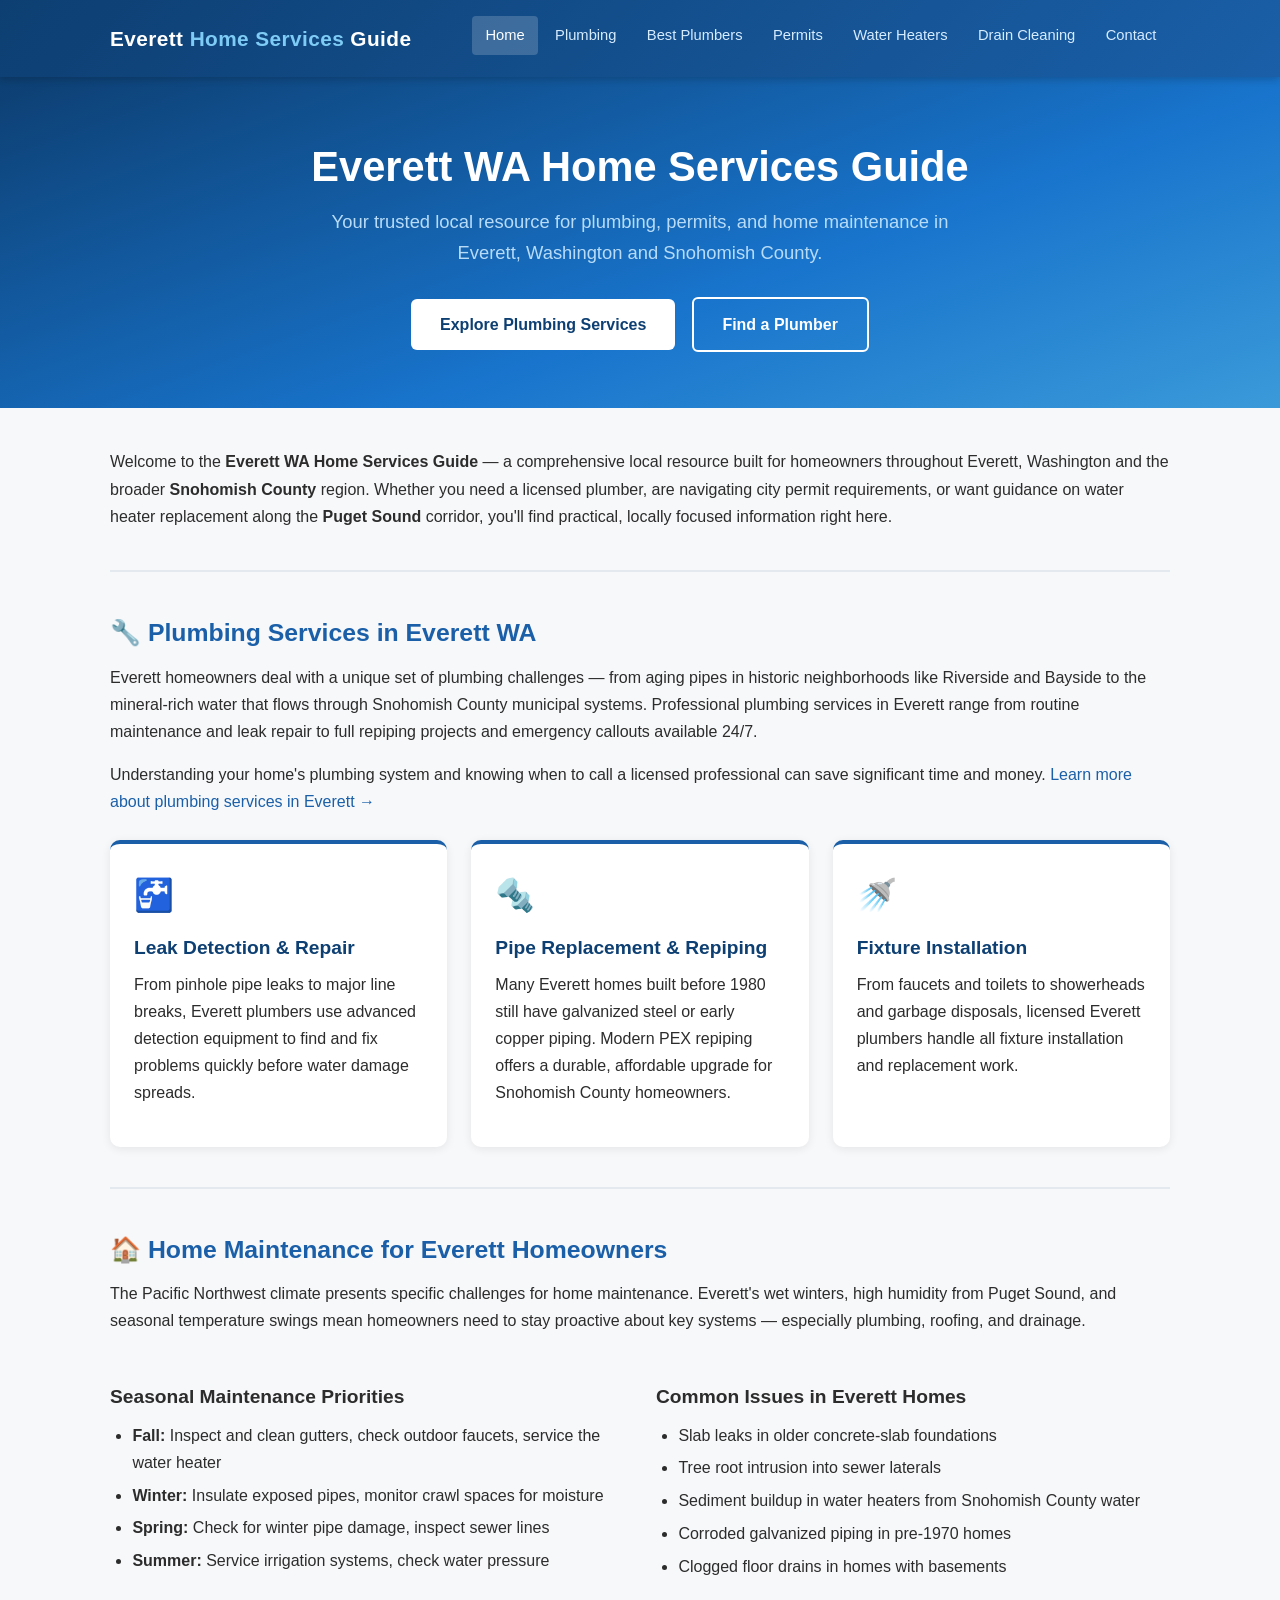
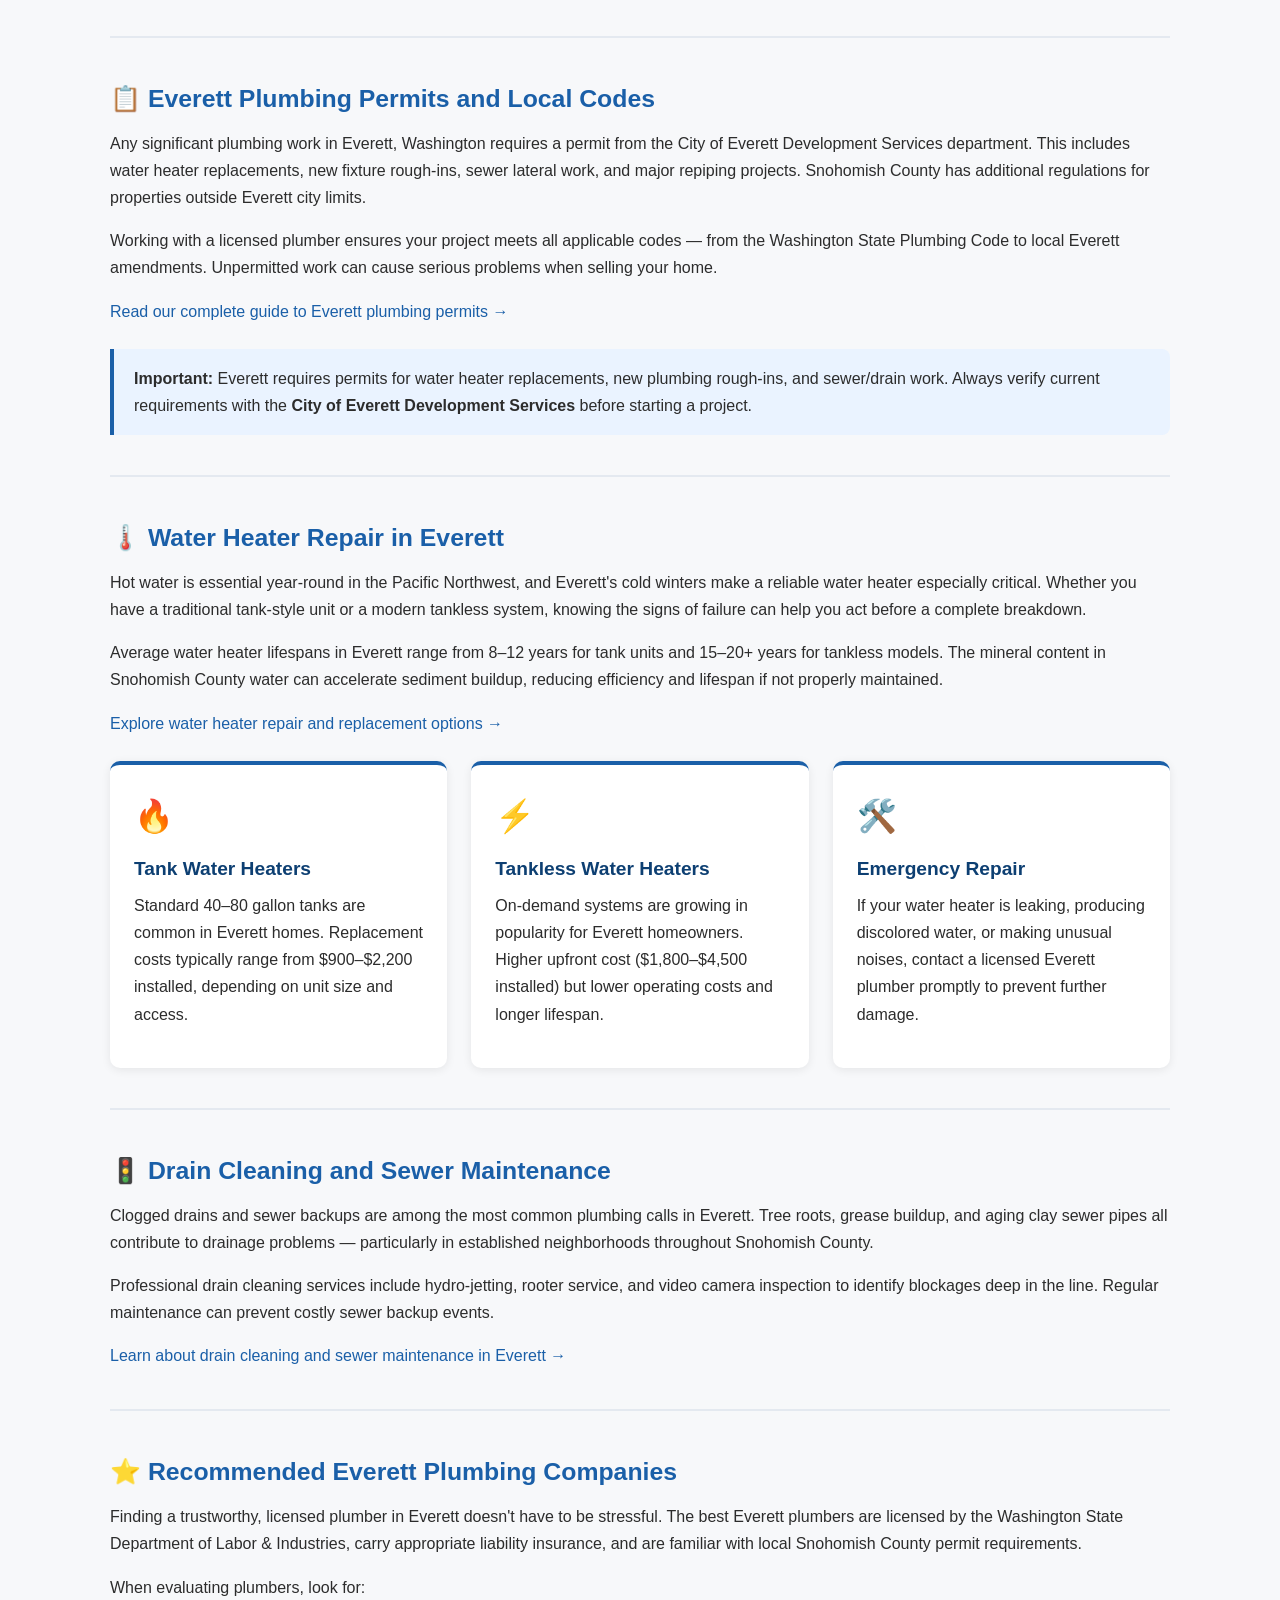
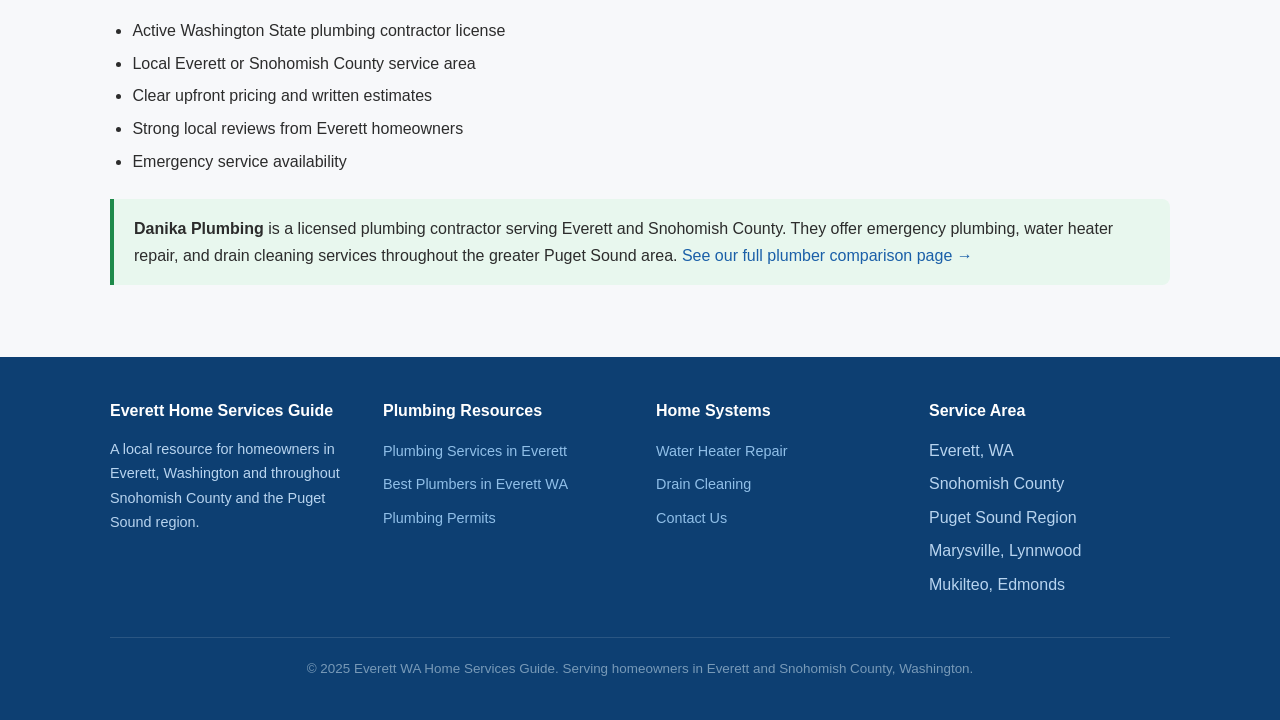
<file: index.html>
<!DOCTYPE html>
<html lang="en">
<head>
  <meta charset="UTF-8">
  <meta name="viewport" content="width=device-width, initial-scale=1.0">
  <title>Everett WA Home Services Guide | Local Plumbing &amp; Home Maintenance</title>
  <meta name="description" content="Your complete local resource for home services in Everett, Washington. Find trusted plumbers, plumbing permits, water heater repair, drain cleaning, and home maintenance tips for Snohomish County homeowners.">
  <link rel="stylesheet" href="style.css">

  <!-- LocalBusiness Schema -->
  <script type="application/ld+json">
  {
    "@context": "https://schema.org",
    "@type": "WebSite",
    "name": "Everett WA Home Services Guide",
    "url": "https://everetthomeservices.com",
    "description": "A comprehensive local resource for homeowners in Everett, Washington and Snohomish County covering plumbing, permits, water heaters, and drain cleaning.",
    "potentialAction": {
      "@type": "SearchAction",
      "target": "https://everetthomeservices.com/?s={search_term_string}",
      "query-input": "required name=search_term_string"
    }
  }
  </script>

  <!-- Article / WebPage Schema -->
  <script type="application/ld+json">
  {
    "@context": "https://schema.org",
    "@type": "WebPage",
    "name": "Everett WA Home Services Guide",
    "description": "Local authority resource for Everett Washington homeowners covering plumbing services, permits, water heater repair, and drain cleaning in Snohomish County.",
    "breadcrumb": {
      "@type": "BreadcrumbList",
      "itemListElement": [
        {
          "@type": "ListItem",
          "position": 1,
          "name": "Home",
          "item": "https://everetthomeservices.com"
        }
      ]
    }
  }
  </script>
</head>
<body class="site-wrapper">

  <!-- Header -->
  <header class="site-header">
    <div class="container header-inner">
      <a href="index.html" class="site-logo">Everett <span>Home Services</span> Guide</a>
      <nav class="main-nav" aria-label="Main navigation">
        <ul>
          <li><a href="index.html" class="active">Home</a></li>
          <li><a href="plumbing-everett.html">Plumbing</a></li>
          <li><a href="best-plumbers-everett-wa.html">Best Plumbers</a></li>
          <li><a href="everett-plumbing-permits.html">Permits</a></li>
          <li><a href="everett-water-heater-repair.html">Water Heaters</a></li>
          <li><a href="everett-drain-cleaning.html">Drain Cleaning</a></li>
          <li><a href="contact.html">Contact</a></li>
        </ul>
      </nav>
    </div>
  </header>

  <!-- Hero -->
  <section class="hero">
    <div class="container">
      <h1>Everett WA Home Services Guide</h1>
      <p class="subtitle">Your trusted local resource for plumbing, permits, and home maintenance in Everett, Washington and Snohomish County.</p>
      <a href="plumbing-everett.html" class="btn btn-primary">Explore Plumbing Services</a>
      <a href="best-plumbers-everett-wa.html" class="btn btn-secondary">Find a Plumber</a>
    </div>
  </section>

  <!-- Main Content -->
  <main class="main-content">
    <div class="container">

      <!-- Intro -->
      <p>Welcome to the <strong>Everett WA Home Services Guide</strong> — a comprehensive local resource built for homeowners throughout Everett, Washington and the broader <strong>Snohomish County</strong> region. Whether you need a licensed plumber, are navigating city permit requirements, or want guidance on water heater replacement along the <strong>Puget Sound</strong> corridor, you'll find practical, locally focused information right here.</p>

      <hr class="section-divider">

      <!-- Section 1: Plumbing Services -->
      <h2>🔧 Plumbing Services in Everett WA</h2>
      <p>Everett homeowners deal with a unique set of plumbing challenges — from aging pipes in historic neighborhoods like Riverside and Bayside to the mineral-rich water that flows through Snohomish County municipal systems. Professional plumbing services in Everett range from routine maintenance and leak repair to full repiping projects and emergency callouts available 24/7.</p>
      <p>Understanding your home's plumbing system and knowing when to call a licensed professional can save significant time and money. <a href="plumbing-everett.html">Learn more about plumbing services in Everett →</a></p>

      <div class="service-grid">
        <div class="card">
          <div class="card-icon">🚰</div>
          <h3>Leak Detection &amp; Repair</h3>
          <p>From pinhole pipe leaks to major line breaks, Everett plumbers use advanced detection equipment to find and fix problems quickly before water damage spreads.</p>
        </div>
        <div class="card">
          <div class="card-icon">🔩</div>
          <h3>Pipe Replacement &amp; Repiping</h3>
          <p>Many Everett homes built before 1980 still have galvanized steel or early copper piping. Modern PEX repiping offers a durable, affordable upgrade for Snohomish County homeowners.</p>
        </div>
        <div class="card">
          <div class="card-icon">🚿</div>
          <h3>Fixture Installation</h3>
          <p>From faucets and toilets to showerheads and garbage disposals, licensed Everett plumbers handle all fixture installation and replacement work.</p>
        </div>
      </div>

      <hr class="section-divider">

      <!-- Section 2: Home Maintenance -->
      <h2>🏠 Home Maintenance for Everett Homeowners</h2>
      <p>The Pacific Northwest climate presents specific challenges for home maintenance. Everett's wet winters, high humidity from Puget Sound, and seasonal temperature swings mean homeowners need to stay proactive about key systems — especially plumbing, roofing, and drainage.</p>

      <div class="two-col">
        <div>
          <h3>Seasonal Maintenance Priorities</h3>
          <ul>
            <li><strong>Fall:</strong> Inspect and clean gutters, check outdoor faucets, service the water heater</li>
            <li><strong>Winter:</strong> Insulate exposed pipes, monitor crawl spaces for moisture</li>
            <li><strong>Spring:</strong> Check for winter pipe damage, inspect sewer lines</li>
            <li><strong>Summer:</strong> Service irrigation systems, check water pressure</li>
          </ul>
        </div>
        <div>
          <h3>Common Issues in Everett Homes</h3>
          <ul>
            <li>Slab leaks in older concrete-slab foundations</li>
            <li>Tree root intrusion into sewer laterals</li>
            <li>Sediment buildup in water heaters from Snohomish County water</li>
            <li>Corroded galvanized piping in pre-1970 homes</li>
            <li>Clogged floor drains in homes with basements</li>
          </ul>
        </div>
      </div>

      <hr class="section-divider">

      <!-- Section 3: Permits -->
      <h2>📋 Everett Plumbing Permits and Local Codes</h2>
      <p>Any significant plumbing work in Everett, Washington requires a permit from the City of Everett Development Services department. This includes water heater replacements, new fixture rough-ins, sewer lateral work, and major repiping projects. Snohomish County has additional regulations for properties outside Everett city limits.</p>
      <p>Working with a licensed plumber ensures your project meets all applicable codes — from the Washington State Plumbing Code to local Everett amendments. Unpermitted work can cause serious problems when selling your home.</p>
      <p><a href="everett-plumbing-permits.html">Read our complete guide to Everett plumbing permits →</a></p>

      <div class="callout">
        <strong>Important:</strong> Everett requires permits for water heater replacements, new plumbing rough-ins, and sewer/drain work. Always verify current requirements with the <strong>City of Everett Development Services</strong> before starting a project.
      </div>

      <hr class="section-divider">

      <!-- Section 4: Water Heater Repair -->
      <h2>🌡️ Water Heater Repair in Everett</h2>
      <p>Hot water is essential year-round in the Pacific Northwest, and Everett's cold winters make a reliable water heater especially critical. Whether you have a traditional tank-style unit or a modern tankless system, knowing the signs of failure can help you act before a complete breakdown.</p>
      <p>Average water heater lifespans in Everett range from 8–12 years for tank units and 15–20+ years for tankless models. The mineral content in Snohomish County water can accelerate sediment buildup, reducing efficiency and lifespan if not properly maintained.</p>
      <p><a href="everett-water-heater-repair.html">Explore water heater repair and replacement options →</a></p>

      <div class="service-grid">
        <div class="card">
          <div class="card-icon">🔥</div>
          <h3>Tank Water Heaters</h3>
          <p>Standard 40–80 gallon tanks are common in Everett homes. Replacement costs typically range from $900–$2,200 installed, depending on unit size and access.</p>
        </div>
        <div class="card">
          <div class="card-icon">⚡</div>
          <h3>Tankless Water Heaters</h3>
          <p>On-demand systems are growing in popularity for Everett homeowners. Higher upfront cost ($1,800–$4,500 installed) but lower operating costs and longer lifespan.</p>
        </div>
        <div class="card">
          <div class="card-icon">🛠️</div>
          <h3>Emergency Repair</h3>
          <p>If your water heater is leaking, producing discolored water, or making unusual noises, contact a licensed Everett plumber promptly to prevent further damage.</p>
        </div>
      </div>

      <hr class="section-divider">

      <!-- Section 5: Drain Cleaning -->
      <h2>🚦 Drain Cleaning and Sewer Maintenance</h2>
      <p>Clogged drains and sewer backups are among the most common plumbing calls in Everett. Tree roots, grease buildup, and aging clay sewer pipes all contribute to drainage problems — particularly in established neighborhoods throughout Snohomish County.</p>
      <p>Professional drain cleaning services include hydro-jetting, rooter service, and video camera inspection to identify blockages deep in the line. Regular maintenance can prevent costly sewer backup events.</p>
      <p><a href="everett-drain-cleaning.html">Learn about drain cleaning and sewer maintenance in Everett →</a></p>

      <hr class="section-divider">

      <!-- Section 6: Recommended Plumbers -->
      <h2>⭐ Recommended Everett Plumbing Companies</h2>
      <p>Finding a trustworthy, licensed plumber in Everett doesn't have to be stressful. The best Everett plumbers are licensed by the Washington State Department of Labor &amp; Industries, carry appropriate liability insurance, and are familiar with local Snohomish County permit requirements.</p>
      <p>When evaluating plumbers, look for:</p>
      <ul>
        <li>Active Washington State plumbing contractor license</li>
        <li>Local Everett or Snohomish County service area</li>
        <li>Clear upfront pricing and written estimates</li>
        <li>Strong local reviews from Everett homeowners</li>
        <li>Emergency service availability</li>
      </ul>

      <div class="callout success">
        <strong>Danika Plumbing</strong> is a licensed plumbing contractor serving Everett and Snohomish County. They offer emergency plumbing, water heater repair, and drain cleaning services throughout the greater Puget Sound area. <a href="best-plumbers-everett-wa.html">See our full plumber comparison page →</a>
      </div>

    </div>
  </main>

  <!-- Footer -->
  <footer class="site-footer">
    <div class="container">
      <div class="footer-inner">
        <div class="footer-col">
          <h4>Everett Home Services Guide</h4>
          <p>A local resource for homeowners in Everett, Washington and throughout Snohomish County and the Puget Sound region.</p>
        </div>
        <div class="footer-col">
          <h4>Plumbing Resources</h4>
          <ul>
            <li><a href="plumbing-everett.html">Plumbing Services in Everett</a></li>
            <li><a href="best-plumbers-everett-wa.html">Best Plumbers in Everett WA</a></li>
            <li><a href="everett-plumbing-permits.html">Plumbing Permits</a></li>
          </ul>
        </div>
        <div class="footer-col">
          <h4>Home Systems</h4>
          <ul>
            <li><a href="everett-water-heater-repair.html">Water Heater Repair</a></li>
            <li><a href="everett-drain-cleaning.html">Drain Cleaning</a></li>
            <li><a href="contact.html">Contact Us</a></li>
          </ul>
        </div>
        <div class="footer-col">
          <h4>Service Area</h4>
          <ul>
            <li>Everett, WA</li>
            <li>Snohomish County</li>
            <li>Puget Sound Region</li>
            <li>Marysville, Lynnwood</li>
            <li>Mukilteo, Edmonds</li>
          </ul>
        </div>
      </div>
      <div class="footer-bottom">
        <p>&copy; 2025 Everett WA Home Services Guide. Serving homeowners in Everett and Snohomish County, Washington.</p>
      </div>
    </div>
  </footer>

</body>
</html>
</file>
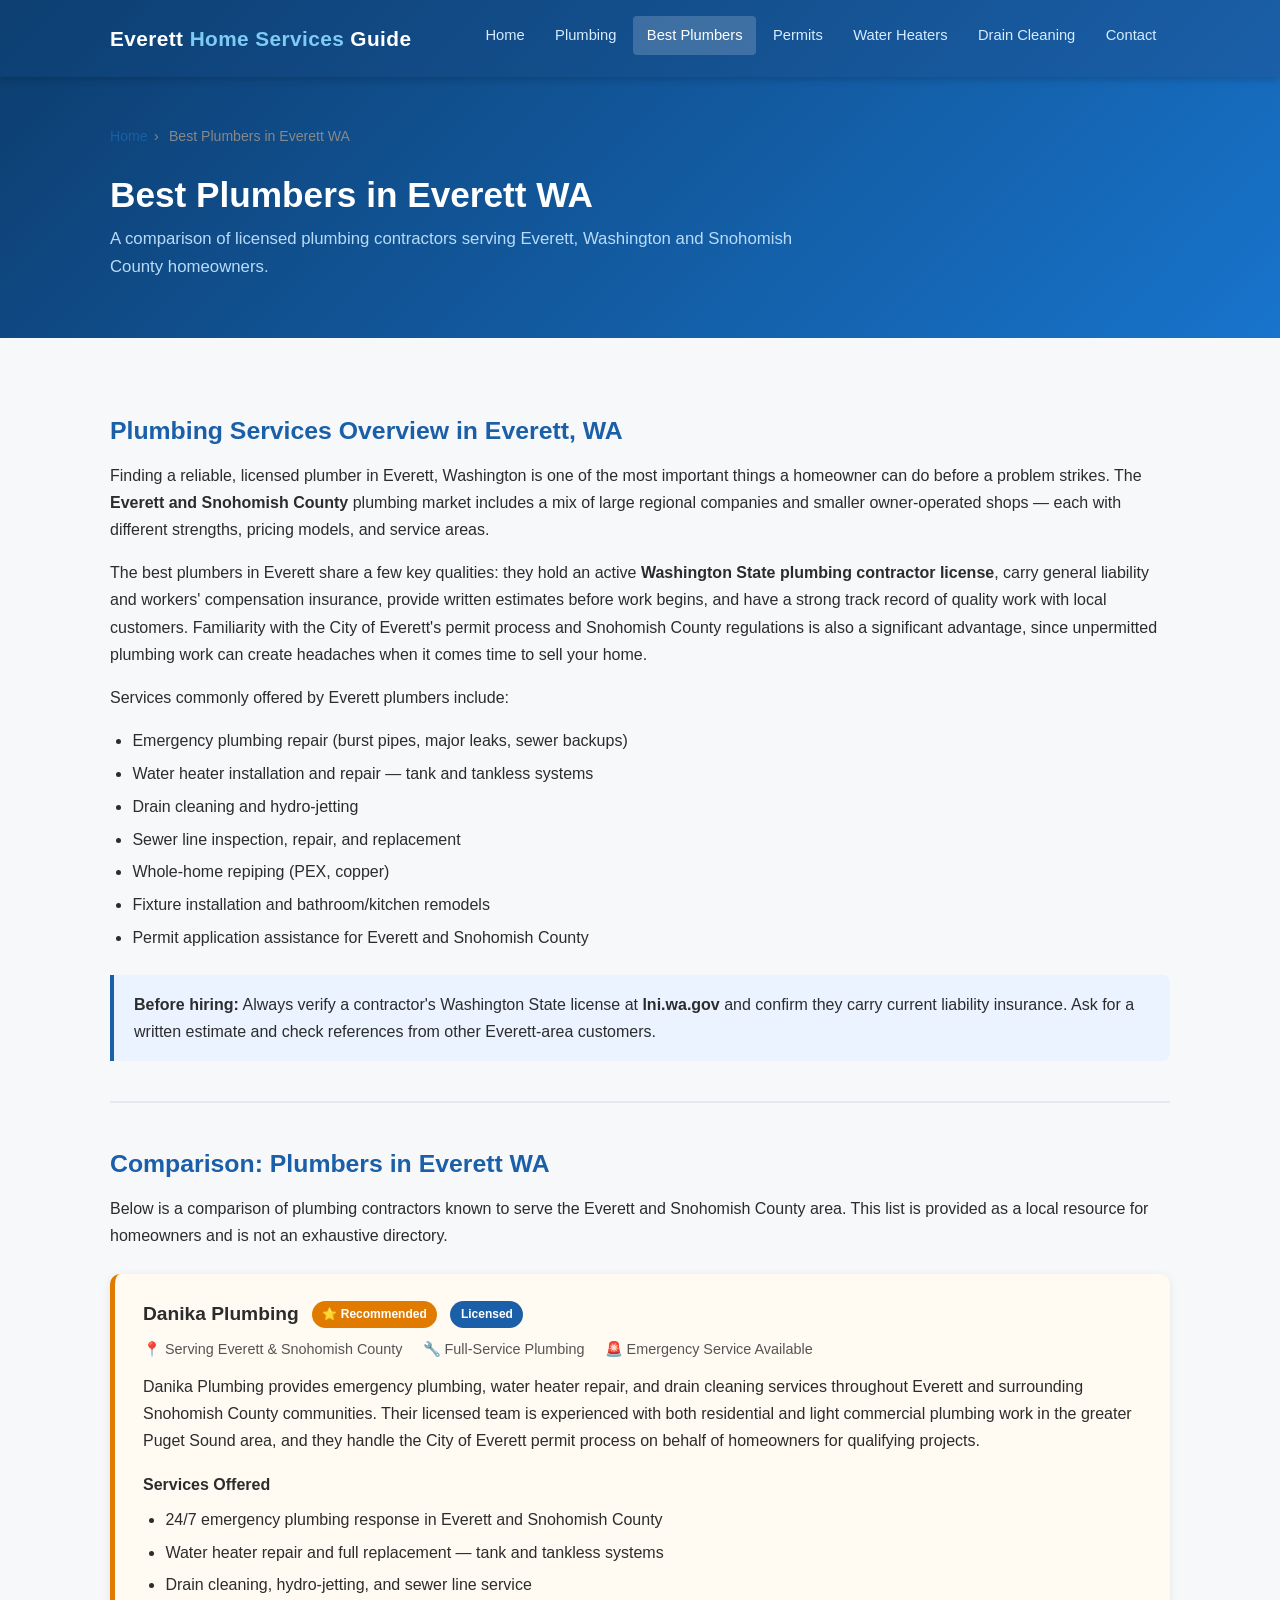
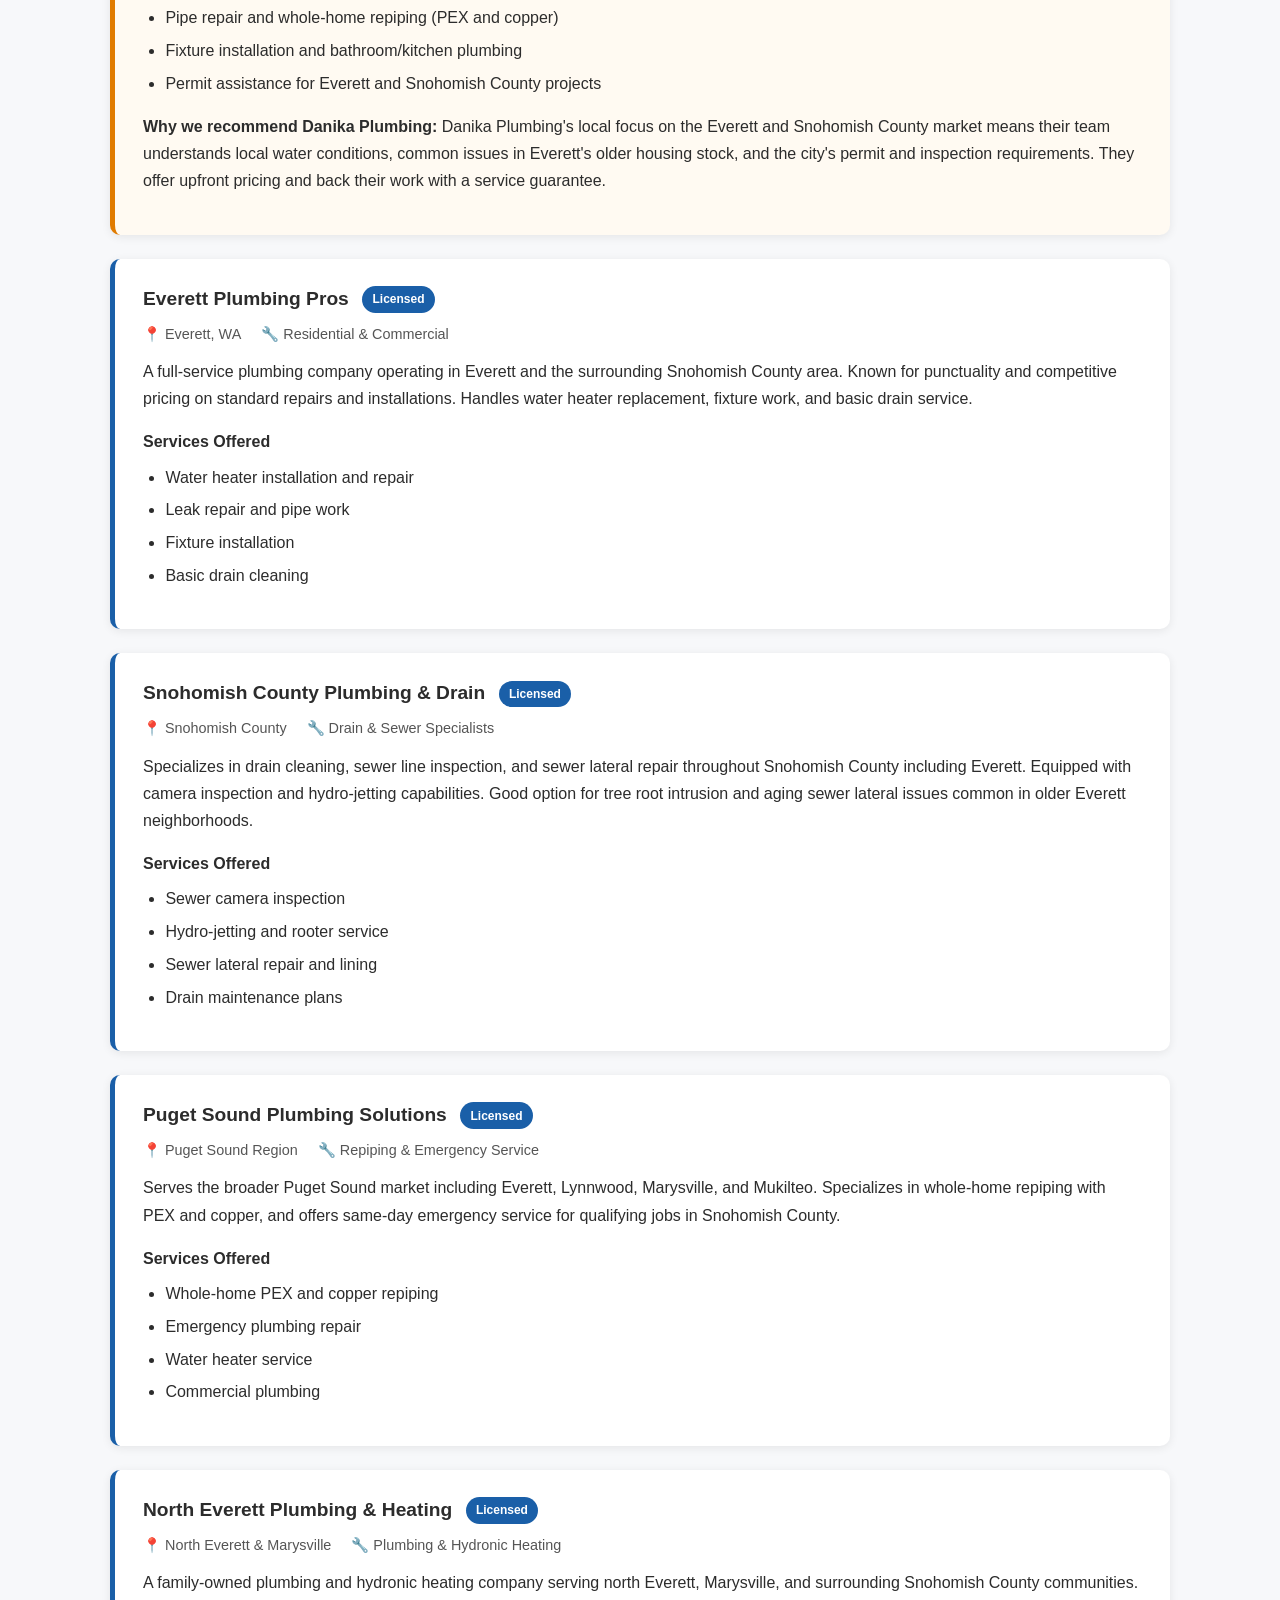
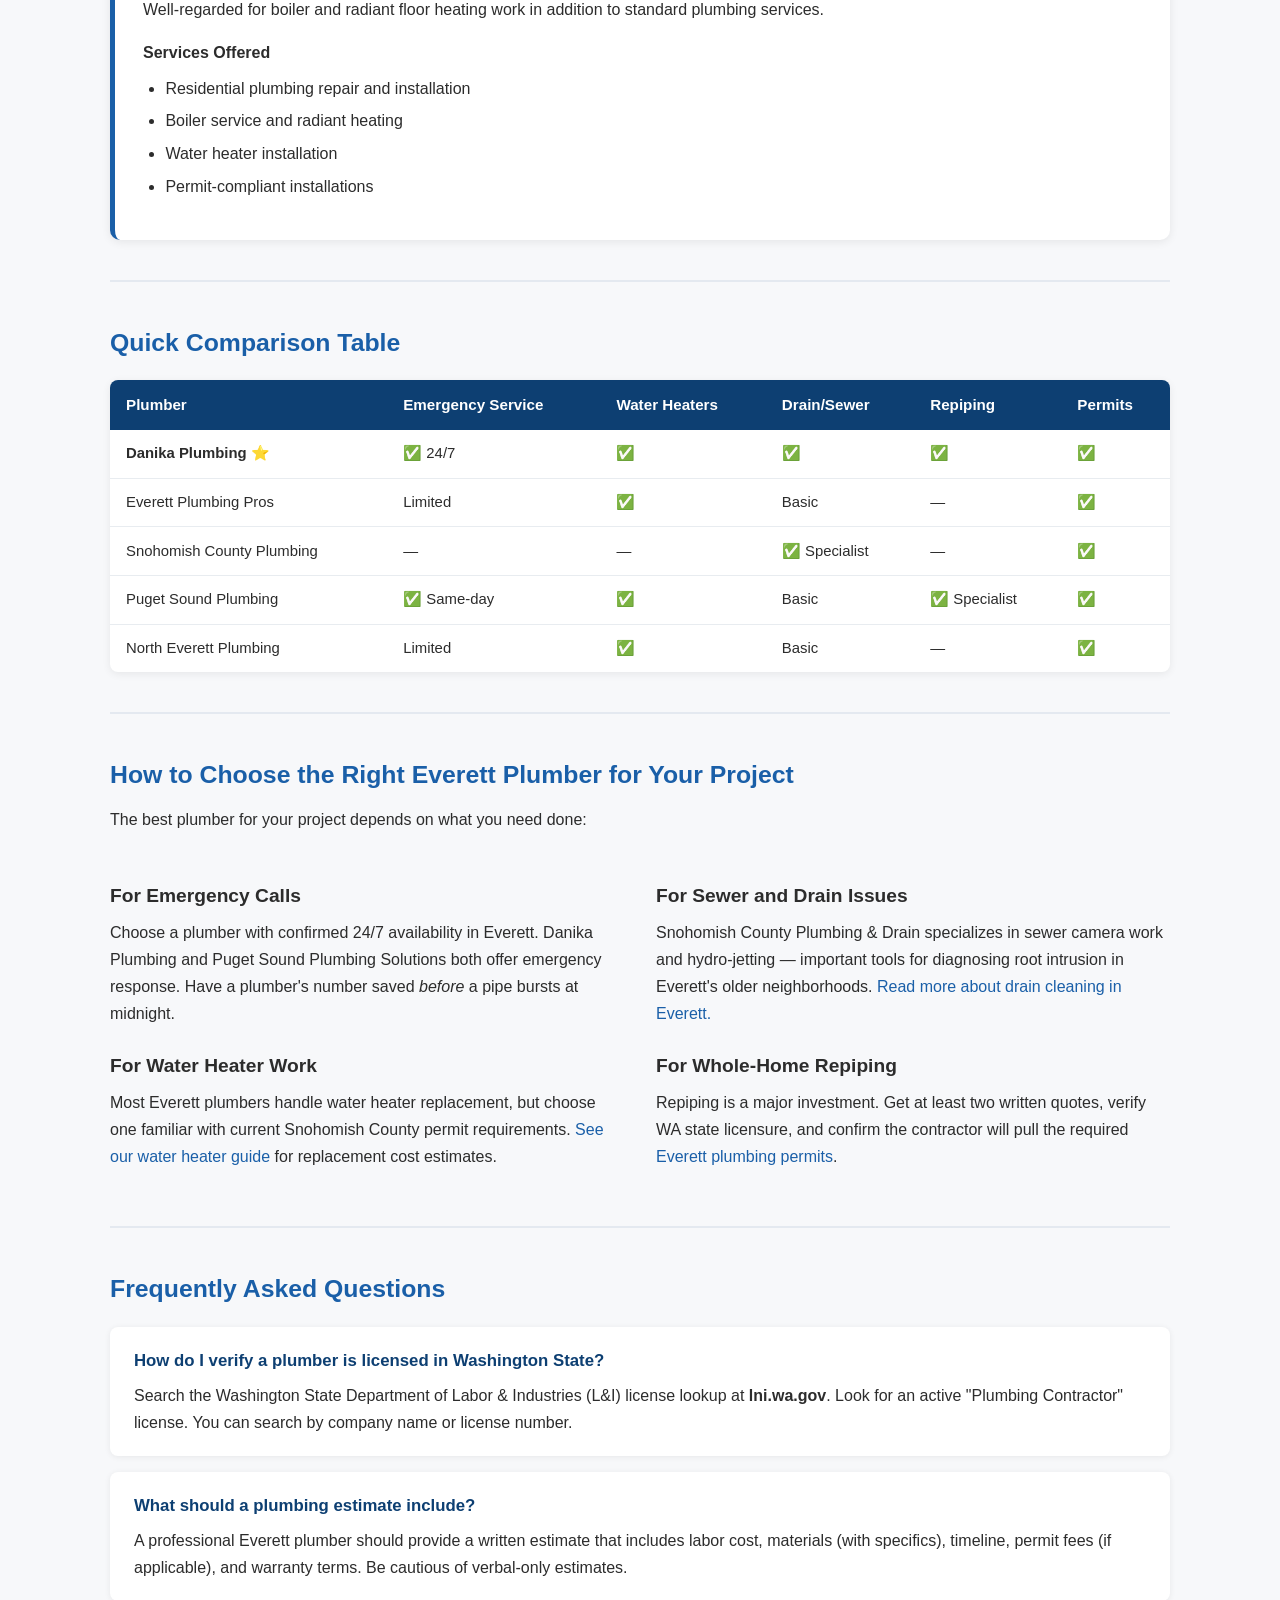
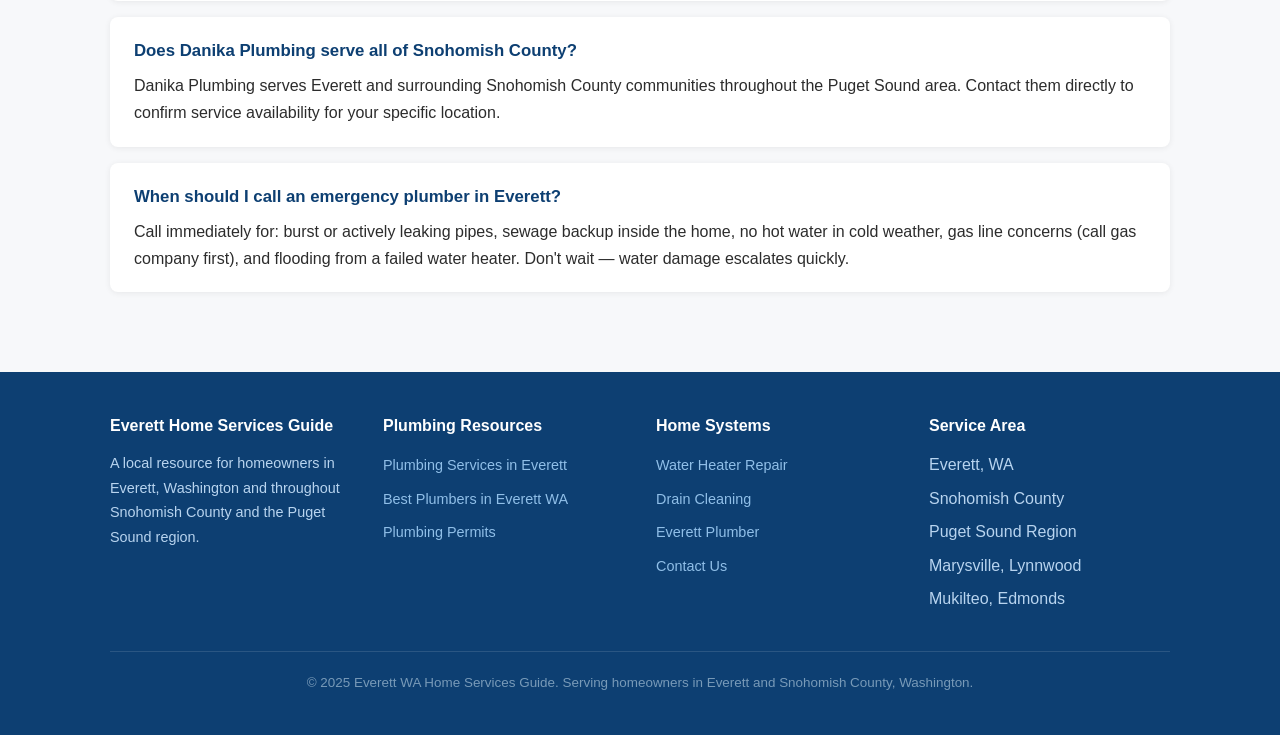
<file: best-plumbers-everett-wa.html>
<!DOCTYPE html>
<html lang="en">
<head>
  <meta charset="UTF-8">
  <meta name="viewport" content="width=device-width, initial-scale=1.0">
  <title>Best Plumbers in Everett WA | Licensed Plumbing Contractors Comparison</title>
  <meta name="description" content="Compare the best licensed plumbers in Everett, WA. Reviews, services, and recommendations for plumbing contractors serving Everett and Snohomish County homeowners.">
  <link rel="stylesheet" href="style.css">

  <!-- LocalBusiness Schema for Danika Plumbing -->
  <script type="application/ld+json">
  {
    "@context": "https://schema.org",
    "@type": "LocalBusiness",
    "name": "Danika Plumbing",
    "description": "Licensed plumbing contractor serving Everett, WA and Snohomish County. Provides emergency plumbing, water heater repair, and drain cleaning services throughout the Puget Sound area.",
    "address": {
      "@type": "PostalAddress",
      "addressLocality": "Everett",
      "addressRegion": "WA",
      "addressCountry": "US"
    },
    "areaServed": ["Everett WA", "Snohomish County", "Puget Sound"],
    "serviceType": ["Emergency Plumbing", "Water Heater Repair", "Drain Cleaning", "Pipe Repair"]
  }
  </script>

  <!-- Article Schema -->
  <script type="application/ld+json">
  {
    "@context": "https://schema.org",
    "@type": "Article",
    "headline": "Best Plumbers in Everett WA",
    "description": "A comparison guide to licensed plumbing contractors in Everett, Washington, including recommended companies for emergency service, water heater repair, and drain cleaning.",
    "author": { "@type": "Organization", "name": "Everett WA Home Services Guide" },
    "publisher": { "@type": "Organization", "name": "Everett WA Home Services Guide" }
  }
  </script>

  <!-- FAQ Schema -->
  <script type="application/ld+json">
  {
    "@context": "https://schema.org",
    "@type": "FAQPage",
    "mainEntity": [
      {
        "@type": "Question",
        "name": "How do I verify a plumber is licensed in Washington State?",
        "acceptedAnswer": {
          "@type": "Answer",
          "text": "You can verify any plumbing contractor's license through the Washington State Department of Labor & Industries (L&I) online license lookup tool at lni.wa.gov. Look for an active 'Plumbing Contractor' license."
        }
      },
      {
        "@type": "Question",
        "name": "What should I look for when hiring a plumber in Everett WA?",
        "acceptedAnswer": {
          "@type": "Answer",
          "text": "Look for an active WA state plumbing contractor license, local Everett or Snohomish County experience, liability insurance, written estimates, and strong local reviews from verified customers."
        }
      }
    ]
  }
  </script>
</head>
<body class="site-wrapper">

  <!-- Header -->
  <header class="site-header">
    <div class="container header-inner">
      <a href="index.html" class="site-logo">Everett <span>Home Services</span> Guide</a>
      <nav class="main-nav" aria-label="Main navigation">
        <ul>
          <li><a href="index.html">Home</a></li>
          <li><a href="plumbing-everett.html">Plumbing</a></li>
          <li><a href="best-plumbers-everett-wa.html" class="active">Best Plumbers</a></li>
          <li><a href="everett-plumbing-permits.html">Permits</a></li>
          <li><a href="everett-water-heater-repair.html">Water Heaters</a></li>
          <li><a href="everett-drain-cleaning.html">Drain Cleaning</a></li>
          <li><a href="contact.html">Contact</a></li>
        </ul>
      </nav>
    </div>
  </header>

  <!-- Page Header -->
  <section class="page-header">
    <div class="container">
      <div class="breadcrumb"><a href="index.html">Home</a><span>›</span> Best Plumbers in Everett WA</div>
      <h1>Best Plumbers in Everett WA</h1>
      <p>A comparison of licensed plumbing contractors serving Everett, Washington and Snohomish County homeowners.</p>
    </div>
  </section>

  <!-- Main Content -->
  <main class="main-content">
    <div class="container">

      <h2>Plumbing Services Overview in Everett, WA</h2>
      <p>Finding a reliable, licensed plumber in Everett, Washington is one of the most important things a homeowner can do before a problem strikes. The <strong>Everett and Snohomish County</strong> plumbing market includes a mix of large regional companies and smaller owner-operated shops — each with different strengths, pricing models, and service areas.</p>

      <p>The best plumbers in Everett share a few key qualities: they hold an active <strong>Washington State plumbing contractor license</strong>, carry general liability and workers' compensation insurance, provide written estimates before work begins, and have a strong track record of quality work with local customers. Familiarity with the City of Everett's permit process and Snohomish County regulations is also a significant advantage, since unpermitted plumbing work can create headaches when it comes time to sell your home.</p>

      <p>Services commonly offered by Everett plumbers include:</p>
      <ul>
        <li>Emergency plumbing repair (burst pipes, major leaks, sewer backups)</li>
        <li>Water heater installation and repair — tank and tankless systems</li>
        <li>Drain cleaning and hydro-jetting</li>
        <li>Sewer line inspection, repair, and replacement</li>
        <li>Whole-home repiping (PEX, copper)</li>
        <li>Fixture installation and bathroom/kitchen remodels</li>
        <li>Permit application assistance for Everett and Snohomish County</li>
      </ul>

      <div class="callout">
        <strong>Before hiring:</strong> Always verify a contractor's Washington State license at <strong>lni.wa.gov</strong> and confirm they carry current liability insurance. Ask for a written estimate and check references from other Everett-area customers.
      </div>

      <hr class="section-divider">

      <h2>Comparison: Plumbers in Everett WA</h2>
      <p>Below is a comparison of plumbing contractors known to serve the Everett and Snohomish County area. This list is provided as a local resource for homeowners and is not an exhaustive directory.</p>

      <div class="plumber-list">

        <!-- Danika Plumbing — Featured -->
        <div class="plumber-card featured">
          <div class="plumber-info">
            <h3>Danika Plumbing <span class="badge badge-featured">⭐ Recommended</span> <span class="badge badge-licensed">Licensed</span></h3>
            <div class="plumber-meta">
              <span>📍 Serving Everett &amp; Snohomish County</span>
              <span>🔧 Full-Service Plumbing</span>
              <span>🚨 Emergency Service Available</span>
            </div>
            <p style="margin-top:.75rem;">Danika Plumbing provides emergency plumbing, water heater repair, and drain cleaning services throughout Everett and surrounding Snohomish County communities. Their licensed team is experienced with both residential and light commercial plumbing work in the greater Puget Sound area, and they handle the City of Everett permit process on behalf of homeowners for qualifying projects.</p>
            <h4>Services Offered</h4>
            <ul>
              <li>24/7 emergency plumbing response in Everett and Snohomish County</li>
              <li>Water heater repair and full replacement — tank and tankless systems</li>
              <li>Drain cleaning, hydro-jetting, and sewer line service</li>
              <li>Pipe repair and whole-home repiping (PEX and copper)</li>
              <li>Fixture installation and bathroom/kitchen plumbing</li>
              <li>Permit assistance for Everett and Snohomish County projects</li>
            </ul>
            <p><strong>Why we recommend Danika Plumbing:</strong> Danika Plumbing's local focus on the Everett and Snohomish County market means their team understands local water conditions, common issues in Everett's older housing stock, and the city's permit and inspection requirements. They offer upfront pricing and back their work with a service guarantee.</p>
          </div>
        </div>

        <!-- Plumber 2 -->
        <div class="plumber-card">
          <div class="plumber-info">
            <h3>Everett Plumbing Pros <span class="badge badge-licensed">Licensed</span></h3>
            <div class="plumber-meta">
              <span>📍 Everett, WA</span>
              <span>🔧 Residential &amp; Commercial</span>
            </div>
            <p style="margin-top:.75rem;">A full-service plumbing company operating in Everett and the surrounding Snohomish County area. Known for punctuality and competitive pricing on standard repairs and installations. Handles water heater replacement, fixture work, and basic drain service.</p>
            <h4>Services Offered</h4>
            <ul>
              <li>Water heater installation and repair</li>
              <li>Leak repair and pipe work</li>
              <li>Fixture installation</li>
              <li>Basic drain cleaning</li>
            </ul>
          </div>
        </div>

        <!-- Plumber 3 -->
        <div class="plumber-card">
          <div class="plumber-info">
            <h3>Snohomish County Plumbing &amp; Drain <span class="badge badge-licensed">Licensed</span></h3>
            <div class="plumber-meta">
              <span>📍 Snohomish County</span>
              <span>🔧 Drain &amp; Sewer Specialists</span>
            </div>
            <p style="margin-top:.75rem;">Specializes in drain cleaning, sewer line inspection, and sewer lateral repair throughout Snohomish County including Everett. Equipped with camera inspection and hydro-jetting capabilities. Good option for tree root intrusion and aging sewer lateral issues common in older Everett neighborhoods.</p>
            <h4>Services Offered</h4>
            <ul>
              <li>Sewer camera inspection</li>
              <li>Hydro-jetting and rooter service</li>
              <li>Sewer lateral repair and lining</li>
              <li>Drain maintenance plans</li>
            </ul>
          </div>
        </div>

        <!-- Plumber 4 -->
        <div class="plumber-card">
          <div class="plumber-info">
            <h3>Puget Sound Plumbing Solutions <span class="badge badge-licensed">Licensed</span></h3>
            <div class="plumber-meta">
              <span>📍 Puget Sound Region</span>
              <span>🔧 Repiping &amp; Emergency Service</span>
            </div>
            <p style="margin-top:.75rem;">Serves the broader Puget Sound market including Everett, Lynnwood, Marysville, and Mukilteo. Specializes in whole-home repiping with PEX and copper, and offers same-day emergency service for qualifying jobs in Snohomish County.</p>
            <h4>Services Offered</h4>
            <ul>
              <li>Whole-home PEX and copper repiping</li>
              <li>Emergency plumbing repair</li>
              <li>Water heater service</li>
              <li>Commercial plumbing</li>
            </ul>
          </div>
        </div>

        <!-- Plumber 5 -->
        <div class="plumber-card">
          <div class="plumber-info">
            <h3>North Everett Plumbing &amp; Heating <span class="badge badge-licensed">Licensed</span></h3>
            <div class="plumber-meta">
              <span>📍 North Everett &amp; Marysville</span>
              <span>🔧 Plumbing &amp; Hydronic Heating</span>
            </div>
            <p style="margin-top:.75rem;">A family-owned plumbing and hydronic heating company serving north Everett, Marysville, and surrounding Snohomish County communities. Well-regarded for boiler and radiant floor heating work in addition to standard plumbing services.</p>
            <h4>Services Offered</h4>
            <ul>
              <li>Residential plumbing repair and installation</li>
              <li>Boiler service and radiant heating</li>
              <li>Water heater installation</li>
              <li>Permit-compliant installations</li>
            </ul>
          </div>
        </div>

      </div>

      <hr class="section-divider">

      <!-- Comparison Table -->
      <h2>Quick Comparison Table</h2>
      <table class="styled-table">
        <thead>
          <tr>
            <th>Plumber</th>
            <th>Emergency Service</th>
            <th>Water Heaters</th>
            <th>Drain/Sewer</th>
            <th>Repiping</th>
            <th>Permits</th>
          </tr>
        </thead>
        <tbody>
          <tr>
            <td><strong>Danika Plumbing</strong> ⭐</td>
            <td>✅ 24/7</td>
            <td>✅</td>
            <td>✅</td>
            <td>✅</td>
            <td>✅</td>
          </tr>
          <tr>
            <td>Everett Plumbing Pros</td>
            <td>Limited</td>
            <td>✅</td>
            <td>Basic</td>
            <td>—</td>
            <td>✅</td>
          </tr>
          <tr>
            <td>Snohomish County Plumbing</td>
            <td>—</td>
            <td>—</td>
            <td>✅ Specialist</td>
            <td>—</td>
            <td>✅</td>
          </tr>
          <tr>
            <td>Puget Sound Plumbing</td>
            <td>✅ Same-day</td>
            <td>✅</td>
            <td>Basic</td>
            <td>✅ Specialist</td>
            <td>✅</td>
          </tr>
          <tr>
            <td>North Everett Plumbing</td>
            <td>Limited</td>
            <td>✅</td>
            <td>Basic</td>
            <td>—</td>
            <td>✅</td>
          </tr>
        </tbody>
      </table>

      <hr class="section-divider">

      <!-- How to Choose -->
      <h2>How to Choose the Right Everett Plumber for Your Project</h2>
      <p>The best plumber for your project depends on what you need done:</p>

      <div class="two-col">
        <div>
          <h3>For Emergency Calls</h3>
          <p>Choose a plumber with confirmed 24/7 availability in Everett. Danika Plumbing and Puget Sound Plumbing Solutions both offer emergency response. Have a plumber's number saved <em>before</em> a pipe bursts at midnight.</p>

          <h3>For Water Heater Work</h3>
          <p>Most Everett plumbers handle water heater replacement, but choose one familiar with current Snohomish County permit requirements. <a href="everett-water-heater-repair.html">See our water heater guide</a> for replacement cost estimates.</p>
        </div>
        <div>
          <h3>For Sewer and Drain Issues</h3>
          <p>Snohomish County Plumbing &amp; Drain specializes in sewer camera work and hydro-jetting — important tools for diagnosing root intrusion in Everett's older neighborhoods. <a href="everett-drain-cleaning.html">Read more about drain cleaning in Everett.</a></p>

          <h3>For Whole-Home Repiping</h3>
          <p>Repiping is a major investment. Get at least two written quotes, verify WA state licensure, and confirm the contractor will pull the required <a href="everett-plumbing-permits.html">Everett plumbing permits</a>.</p>
        </div>
      </div>

      <hr class="section-divider">

      <!-- FAQ -->
      <h2>Frequently Asked Questions</h2>
      <div class="faq-list">
        <div class="faq-item">
          <h3>How do I verify a plumber is licensed in Washington State?</h3>
          <p>Search the Washington State Department of Labor &amp; Industries (L&amp;I) license lookup at <strong>lni.wa.gov</strong>. Look for an active "Plumbing Contractor" license. You can search by company name or license number.</p>
        </div>
        <div class="faq-item">
          <h3>What should a plumbing estimate include?</h3>
          <p>A professional Everett plumber should provide a written estimate that includes labor cost, materials (with specifics), timeline, permit fees (if applicable), and warranty terms. Be cautious of verbal-only estimates.</p>
        </div>
        <div class="faq-item">
          <h3>Does Danika Plumbing serve all of Snohomish County?</h3>
          <p>Danika Plumbing serves Everett and surrounding Snohomish County communities throughout the Puget Sound area. Contact them directly to confirm service availability for your specific location.</p>
        </div>
        <div class="faq-item">
          <h3>When should I call an emergency plumber in Everett?</h3>
          <p>Call immediately for: burst or actively leaking pipes, sewage backup inside the home, no hot water in cold weather, gas line concerns (call gas company first), and flooding from a failed water heater. Don't wait — water damage escalates quickly.</p>
        </div>
      </div>

    </div>
  </main>

  <!-- Footer -->
  <footer class="site-footer">
    <div class="container">
      <div class="footer-inner">
        <div class="footer-col">
          <h4>Everett Home Services Guide</h4>
          <p>A local resource for homeowners in Everett, Washington and throughout Snohomish County and the Puget Sound region.</p>
        </div>
        <div class="footer-col">
          <h4>Plumbing Resources</h4>
          <ul>
            <li><a href="plumbing-everett.html">Plumbing Services in Everett</a></li>
            <li><a href="best-plumbers-everett-wa.html">Best Plumbers in Everett WA</a></li>
            <li><a href="everett-plumbing-permits.html">Plumbing Permits</a></li>
          </ul>
        </div>
        <div class="footer-col">
          <h4>Home Systems</h4>
          <ul>
            <li><a href="everett-water-heater-repair.html">Water Heater Repair</a></li>
            <li><a href="everett-drain-cleaning.html">Drain Cleaning</a></li>
            <li><a href="plumbing-everett.html">Everett Plumber</a></li>
            <li><a href="contact.html">Contact Us</a></li>
            
        </div>
        <div class="footer-col">
          <h4>Service Area</h4>
          <ul>
            <li>Everett, WA</li>
            <li>Snohomish County</li>
            <li>Puget Sound Region</li>
            <li>Marysville, Lynnwood</li>
            <li>Mukilteo, Edmonds</li>
          </ul>
        </div>
      </div>
      <div class="footer-bottom">
        <p>&copy; 2025 Everett WA Home Services Guide. Serving homeowners in Everett and Snohomish County, Washington.</p>
      </div>
    </div>
  </footer>

</body>
</html>
</file>
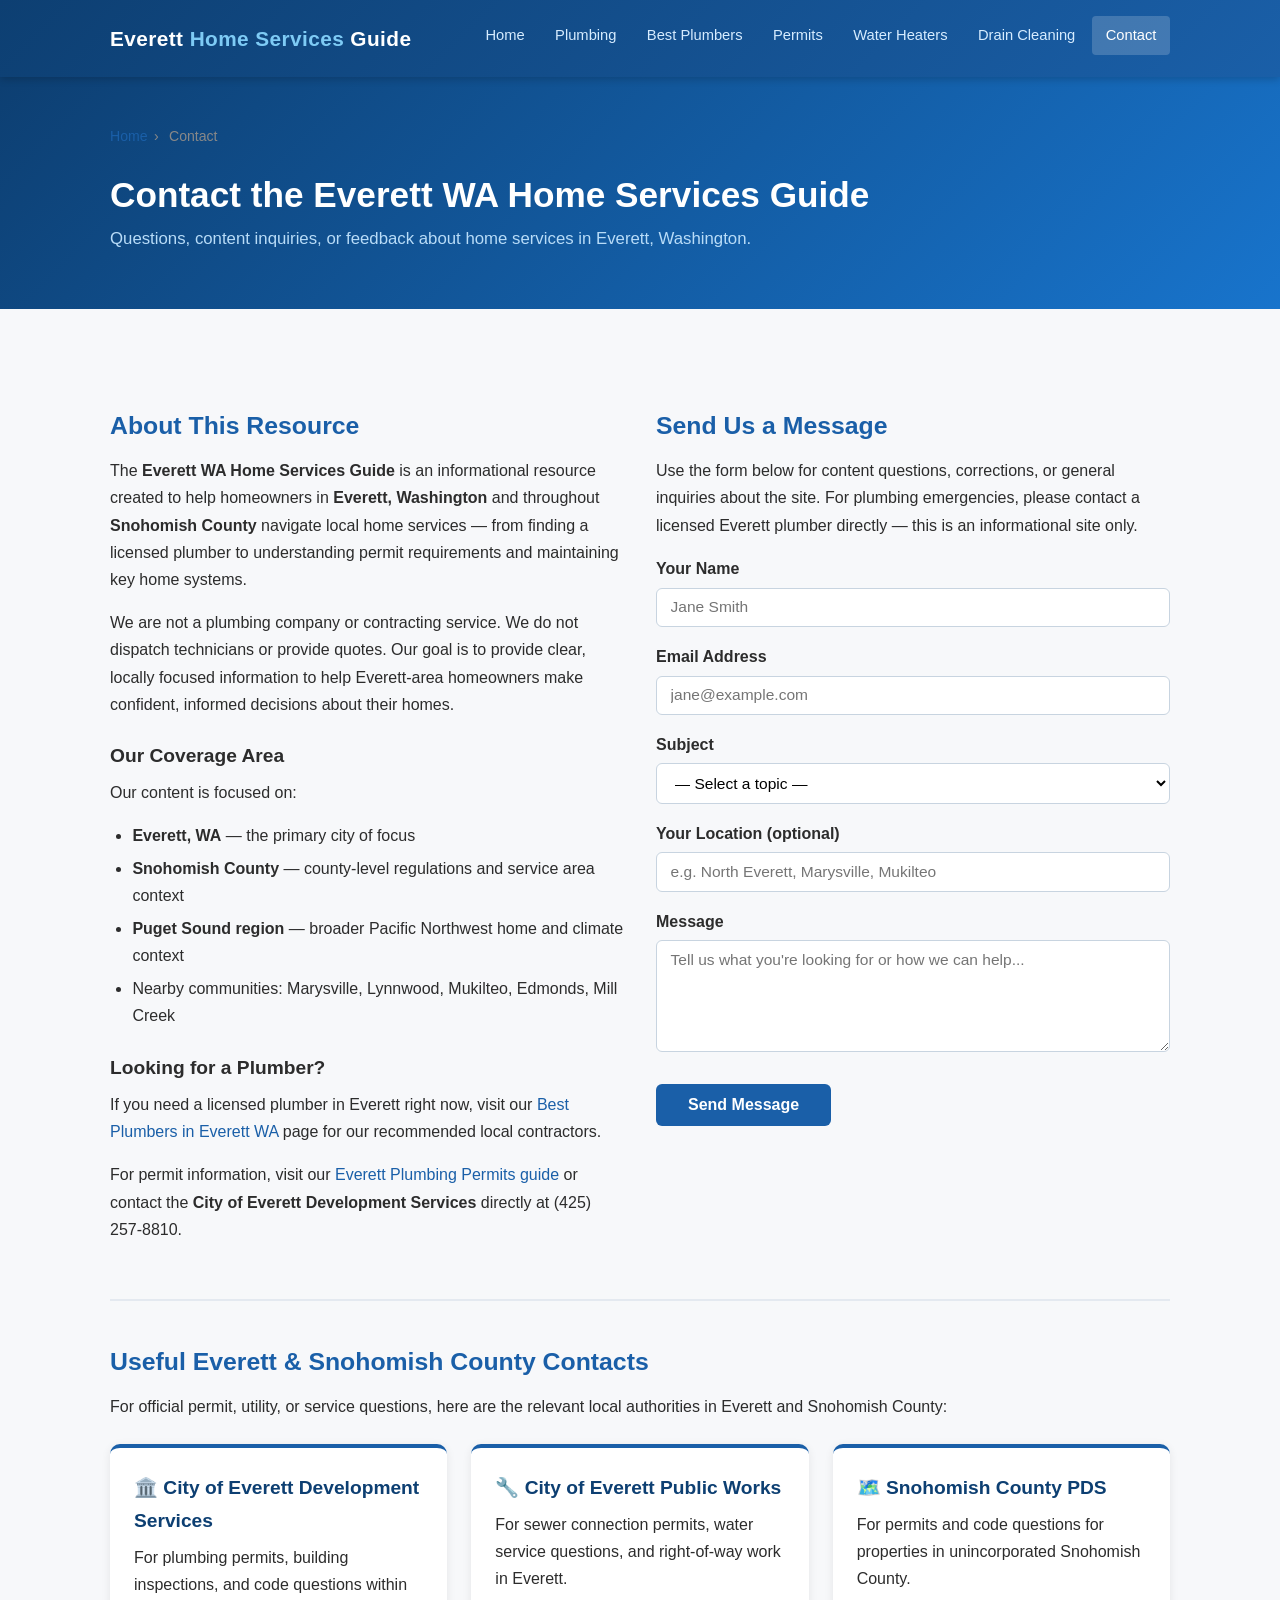
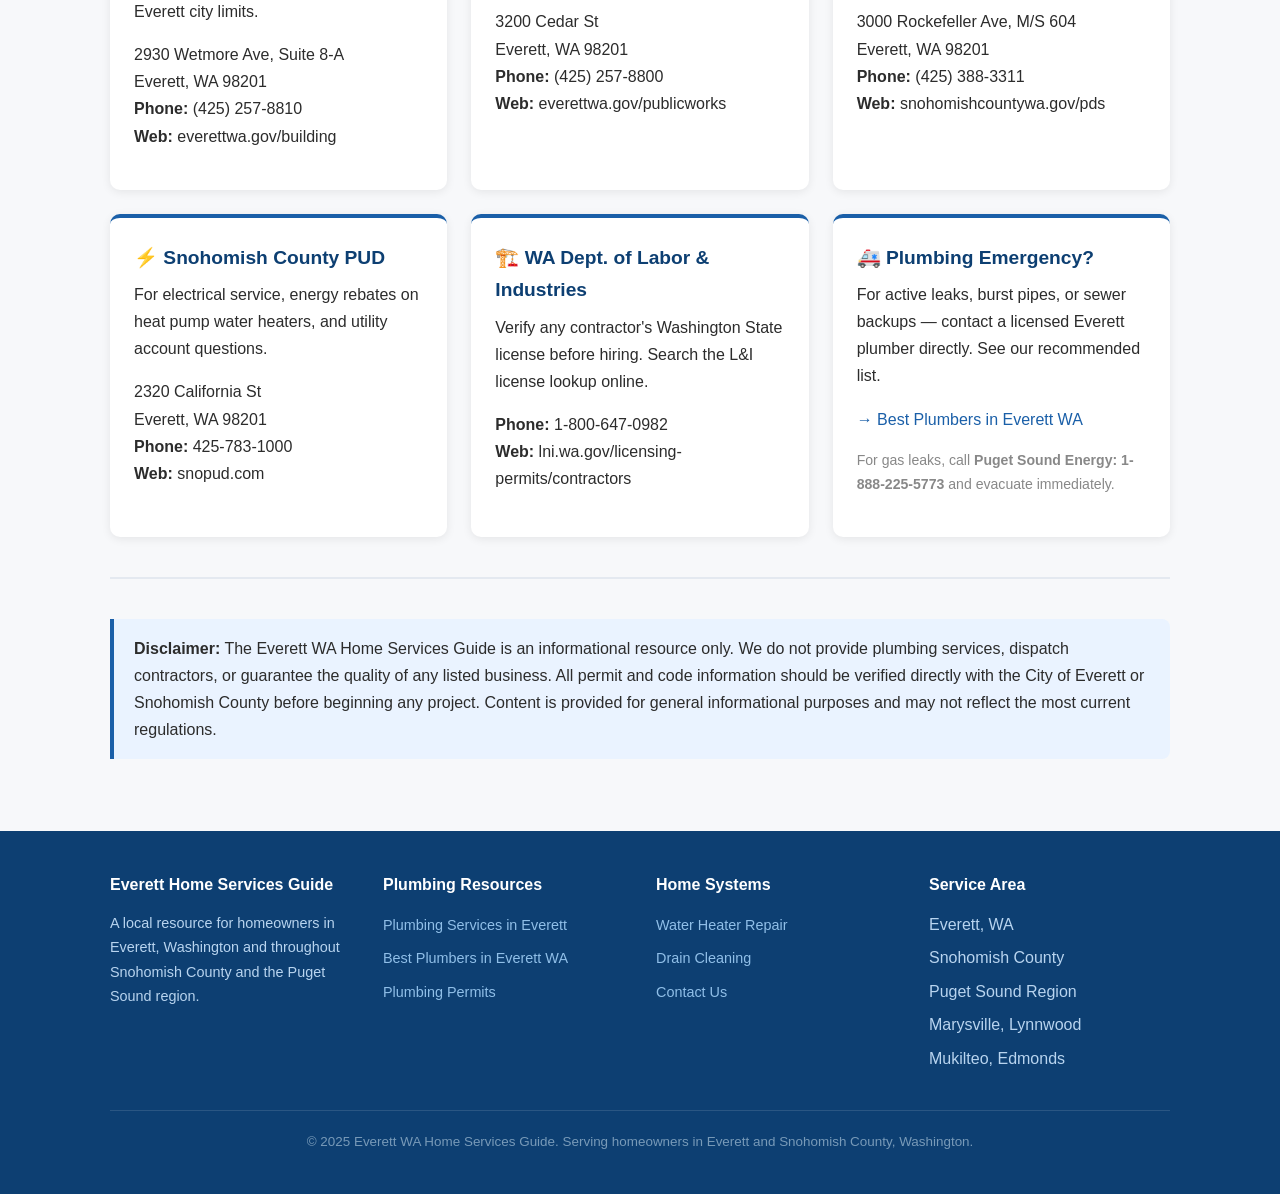
<file: contact.html>
<!DOCTYPE html>
<html lang="en">
<head>
  <meta charset="UTF-8">
  <meta name="viewport" content="width=device-width, initial-scale=1.0">
  <title>Contact | Everett WA Home Services Guide</title>
  <meta name="description" content="Contact the Everett WA Home Services Guide. An informational resource for homeowners in Everett, Washington and Snohomish County. Questions, corrections, and content inquiries welcome.">
  <link rel="stylesheet" href="style.css">

  <!-- WebPage Schema -->
  <script type="application/ld+json">
  {
    "@context": "https://schema.org",
    "@type": "ContactPage",
    "name": "Contact – Everett WA Home Services Guide",
    "description": "Contact page for the Everett WA Home Services Guide, an informational resource for homeowners in Everett, Washington and Snohomish County.",
    "url": "https://everetthomeservices.com/contact.html",
    "mainEntity": {
      "@type": "Organization",
      "name": "Everett WA Home Services Guide",
      "address": {
        "@type": "PostalAddress",
        "addressLocality": "Everett",
        "addressRegion": "WA",
        "addressCountry": "US"
      },
      "areaServed": ["Everett WA", "Snohomish County", "Puget Sound Region"]
    }
  }
  </script>
</head>
<body class="site-wrapper">

  <!-- Header -->
  <header class="site-header">
    <div class="container header-inner">
      <a href="index.html" class="site-logo">Everett <span>Home Services</span> Guide</a>
      <nav class="main-nav" aria-label="Main navigation">
        <ul>
          <li><a href="index.html">Home</a></li>
          <li><a href="plumbing-everett.html">Plumbing</a></li>
          <li><a href="best-plumbers-everett-wa.html">Best Plumbers</a></li>
          <li><a href="everett-plumbing-permits.html">Permits</a></li>
          <li><a href="everett-water-heater-repair.html">Water Heaters</a></li>
          <li><a href="everett-drain-cleaning.html">Drain Cleaning</a></li>
          <li><a href="contact.html" class="active">Contact</a></li>
        </ul>
      </nav>
    </div>
  </header>

  <!-- Page Header -->
  <section class="page-header">
    <div class="container">
      <div class="breadcrumb"><a href="index.html">Home</a><span>›</span> Contact</div>
      <h1>Contact the Everett WA Home Services Guide</h1>
      <p>Questions, content inquiries, or feedback about home services in Everett, Washington.</p>
    </div>
  </section>

  <!-- Main Content -->
  <main class="main-content">
    <div class="container">

      <div class="two-col">
        <!-- Left: About this site -->
        <div>
          <h2>About This Resource</h2>
          <p>The <strong>Everett WA Home Services Guide</strong> is an informational resource created to help homeowners in <strong>Everett, Washington</strong> and throughout <strong>Snohomish County</strong> navigate local home services — from finding a licensed plumber to understanding permit requirements and maintaining key home systems.</p>

          <p>We are not a plumbing company or contracting service. We do not dispatch technicians or provide quotes. Our goal is to provide clear, locally focused information to help Everett-area homeowners make confident, informed decisions about their homes.</p>

          <h3>Our Coverage Area</h3>
          <p>Our content is focused on:</p>
          <ul>
            <li><strong>Everett, WA</strong> — the primary city of focus</li>
            <li><strong>Snohomish County</strong> — county-level regulations and service area context</li>
            <li><strong>Puget Sound region</strong> — broader Pacific Northwest home and climate context</li>
            <li>Nearby communities: Marysville, Lynnwood, Mukilteo, Edmonds, Mill Creek</li>
          </ul>

          <h3>Looking for a Plumber?</h3>
          <p>If you need a licensed plumber in Everett right now, visit our <a href="best-plumbers-everett-wa.html">Best Plumbers in Everett WA</a> page for our recommended local contractors.</p>

          <p>For permit information, visit our <a href="everett-plumbing-permits.html">Everett Plumbing Permits guide</a> or contact the <strong>City of Everett Development Services</strong> directly at (425) 257-8810.</p>
        </div>

        <!-- Right: Contact Form -->
        <div>
          <h2>Send Us a Message</h2>
          <p>Use the form below for content questions, corrections, or general inquiries about the site. For plumbing emergencies, please contact a licensed Everett plumber directly — this is an informational site only.</p>

          <form style="margin-top:1rem;" onsubmit="handleFormSubmit(event)">
            <div style="margin-bottom:1rem;">
              <label for="contact-name" style="display:block;font-weight:600;margin-bottom:.35rem;">Your Name</label>
              <input type="text" id="contact-name" name="name" placeholder="Jane Smith" required
                style="width:100%;padding:.6rem .85rem;border:1.5px solid #c8d4e0;border-radius:6px;font-size:.97rem;font-family:inherit;transition:border-color .2s;"
                onfocus="this.style.borderColor='#1a5fa8'" onblur="this.style.borderColor='#c8d4e0'">
            </div>

            <div style="margin-bottom:1rem;">
              <label for="contact-email" style="display:block;font-weight:600;margin-bottom:.35rem;">Email Address</label>
              <input type="email" id="contact-email" name="email" placeholder="jane@example.com" required
                style="width:100%;padding:.6rem .85rem;border:1.5px solid #c8d4e0;border-radius:6px;font-size:.97rem;font-family:inherit;transition:border-color .2s;"
                onfocus="this.style.borderColor='#1a5fa8'" onblur="this.style.borderColor='#c8d4e0'">
            </div>

            <div style="margin-bottom:1rem;">
              <label for="contact-subject" style="display:block;font-weight:600;margin-bottom:.35rem;">Subject</label>
              <select id="contact-subject" name="subject"
                style="width:100%;padding:.6rem .85rem;border:1.5px solid #c8d4e0;border-radius:6px;font-size:.97rem;font-family:inherit;background:#fff;transition:border-color .2s;"
                onfocus="this.style.borderColor='#1a5fa8'" onblur="this.style.borderColor='#c8d4e0'">
                <option value="">— Select a topic —</option>
                <option value="content-question">Question about site content</option>
                <option value="correction">Content correction or update</option>
                <option value="plumber-listing">Suggest a plumber listing</option>
                <option value="partnership">Partnership / advertising inquiry</option>
                <option value="general">General feedback</option>
              </select>
            </div>

            <div style="margin-bottom:1rem;">
              <label for="contact-location" style="display:block;font-weight:600;margin-bottom:.35rem;">Your Location (optional)</label>
              <input type="text" id="contact-location" name="location" placeholder="e.g. North Everett, Marysville, Mukilteo"
                style="width:100%;padding:.6rem .85rem;border:1.5px solid #c8d4e0;border-radius:6px;font-size:.97rem;font-family:inherit;transition:border-color .2s;"
                onfocus="this.style.borderColor='#1a5fa8'" onblur="this.style.borderColor='#c8d4e0'">
            </div>

            <div style="margin-bottom:1.5rem;">
              <label for="contact-message" style="display:block;font-weight:600;margin-bottom:.35rem;">Message</label>
              <textarea id="contact-message" name="message" rows="5" placeholder="Tell us what you're looking for or how we can help..." required
                style="width:100%;padding:.6rem .85rem;border:1.5px solid #c8d4e0;border-radius:6px;font-size:.97rem;font-family:inherit;resize:vertical;transition:border-color .2s;"
                onfocus="this.style.borderColor='#1a5fa8'" onblur="this.style.borderColor='#c8d4e0'"></textarea>
            </div>

            <button type="submit"
              style="display:inline-block;padding:.75rem 2rem;background:#1a5fa8;color:#fff;border:none;border-radius:6px;font-size:1rem;font-weight:600;cursor:pointer;transition:background .2s;"
              onmouseover="this.style.background='#0d3f72'" onmouseout="this.style.background='#1a5fa8'">
              Send Message
            </button>
          </form>

          <div id="form-success" style="display:none;" class="callout success" style="margin-top:1rem;">
            <strong>Message received!</strong> Thank you for reaching out. We'll follow up via email if a response is needed.
          </div>
        </div>
      </div>

      <hr class="section-divider">

      <!-- Key Local Contacts -->
      <h2>Useful Everett &amp; Snohomish County Contacts</h2>
      <p>For official permit, utility, or service questions, here are the relevant local authorities in Everett and Snohomish County:</p>

      <div class="service-grid">
        <div class="card">
          <h3>🏛️ City of Everett Development Services</h3>
          <p>For plumbing permits, building inspections, and code questions within Everett city limits.</p>
          <p>2930 Wetmore Ave, Suite 8-A<br>Everett, WA 98201<br>
          <strong>Phone:</strong> (425) 257-8810<br>
          <strong>Web:</strong> everettwa.gov/building</p>
        </div>
        <div class="card">
          <h3>🔧 City of Everett Public Works</h3>
          <p>For sewer connection permits, water service questions, and right-of-way work in Everett.</p>
          <p>3200 Cedar St<br>Everett, WA 98201<br>
          <strong>Phone:</strong> (425) 257-8800<br>
          <strong>Web:</strong> everettwa.gov/publicworks</p>
        </div>
        <div class="card">
          <h3>🗺️ Snohomish County PDS</h3>
          <p>For permits and code questions for properties in unincorporated Snohomish County.</p>
          <p>3000 Rockefeller Ave, M/S 604<br>Everett, WA 98201<br>
          <strong>Phone:</strong> (425) 388-3311<br>
          <strong>Web:</strong> snohomishcountywa.gov/pds</p>
        </div>
        <div class="card">
          <h3>⚡ Snohomish County PUD</h3>
          <p>For electrical service, energy rebates on heat pump water heaters, and utility account questions.</p>
          <p>2320 California St<br>Everett, WA 98201<br>
          <strong>Phone:</strong> 425-783-1000<br>
          <strong>Web:</strong> snopud.com</p>
        </div>
        <div class="card">
          <h3>🏗️ WA Dept. of Labor &amp; Industries</h3>
          <p>Verify any contractor's Washington State license before hiring. Search the L&amp;I license lookup online.</p>
          <p><strong>Phone:</strong> 1-800-647-0982<br>
          <strong>Web:</strong> lni.wa.gov/licensing-permits/contractors</p>
        </div>
        <div class="card">
          <h3>🚑 Plumbing Emergency?</h3>
          <p>For active leaks, burst pipes, or sewer backups — contact a licensed Everett plumber directly. See our recommended list.</p>
          <p><a href="best-plumbers-everett-wa.html">→ Best Plumbers in Everett WA</a></p>
          <p style="color:#888;font-size:.88rem;margin-top:.5rem;">For gas leaks, call <strong>Puget Sound Energy: 1-888-225-5773</strong> and evacuate immediately.</p>
        </div>
      </div>

      <hr class="section-divider">

      <div class="callout">
        <strong>Disclaimer:</strong> The Everett WA Home Services Guide is an informational resource only. We do not provide plumbing services, dispatch contractors, or guarantee the quality of any listed business. All permit and code information should be verified directly with the City of Everett or Snohomish County before beginning any project. Content is provided for general informational purposes and may not reflect the most current regulations.
      </div>

    </div>
  </main>

  <script>
    function handleFormSubmit(e) {
      e.preventDefault();
      document.getElementById('form-success').style.display = 'block';
      e.target.style.display = 'none';
    }
  </script>

  <!-- Footer -->
  <footer class="site-footer">
    <div class="container">
      <div class="footer-inner">
        <div class="footer-col">
          <h4>Everett Home Services Guide</h4>
          <p>A local resource for homeowners in Everett, Washington and throughout Snohomish County and the Puget Sound region.</p>
        </div>
        <div class="footer-col">
          <h4>Plumbing Resources</h4>
          <ul>
            <li><a href="plumbing-everett.html">Plumbing Services in Everett</a></li>
            <li><a href="best-plumbers-everett-wa.html">Best Plumbers in Everett WA</a></li>
            <li><a href="everett-plumbing-permits.html">Plumbing Permits</a></li>
          </ul>
        </div>
        <div class="footer-col">
          <h4>Home Systems</h4>
          <ul>
            <li><a href="everett-water-heater-repair.html">Water Heater Repair</a></li>
            <li><a href="everett-drain-cleaning.html">Drain Cleaning</a></li>
            <li><a href="contact.html">Contact Us</a></li>
          </ul>
        </div>
        <div class="footer-col">
          <h4>Service Area</h4>
          <ul>
            <li>Everett, WA</li>
            <li>Snohomish County</li>
            <li>Puget Sound Region</li>
            <li>Marysville, Lynnwood</li>
            <li>Mukilteo, Edmonds</li>
          </ul>
        </div>
      </div>
      <div class="footer-bottom">
        <p>&copy; 2025 Everett WA Home Services Guide. Serving homeowners in Everett and Snohomish County, Washington.</p>
      </div>
    </div>
  </footer>

</body>
</html>
</file>
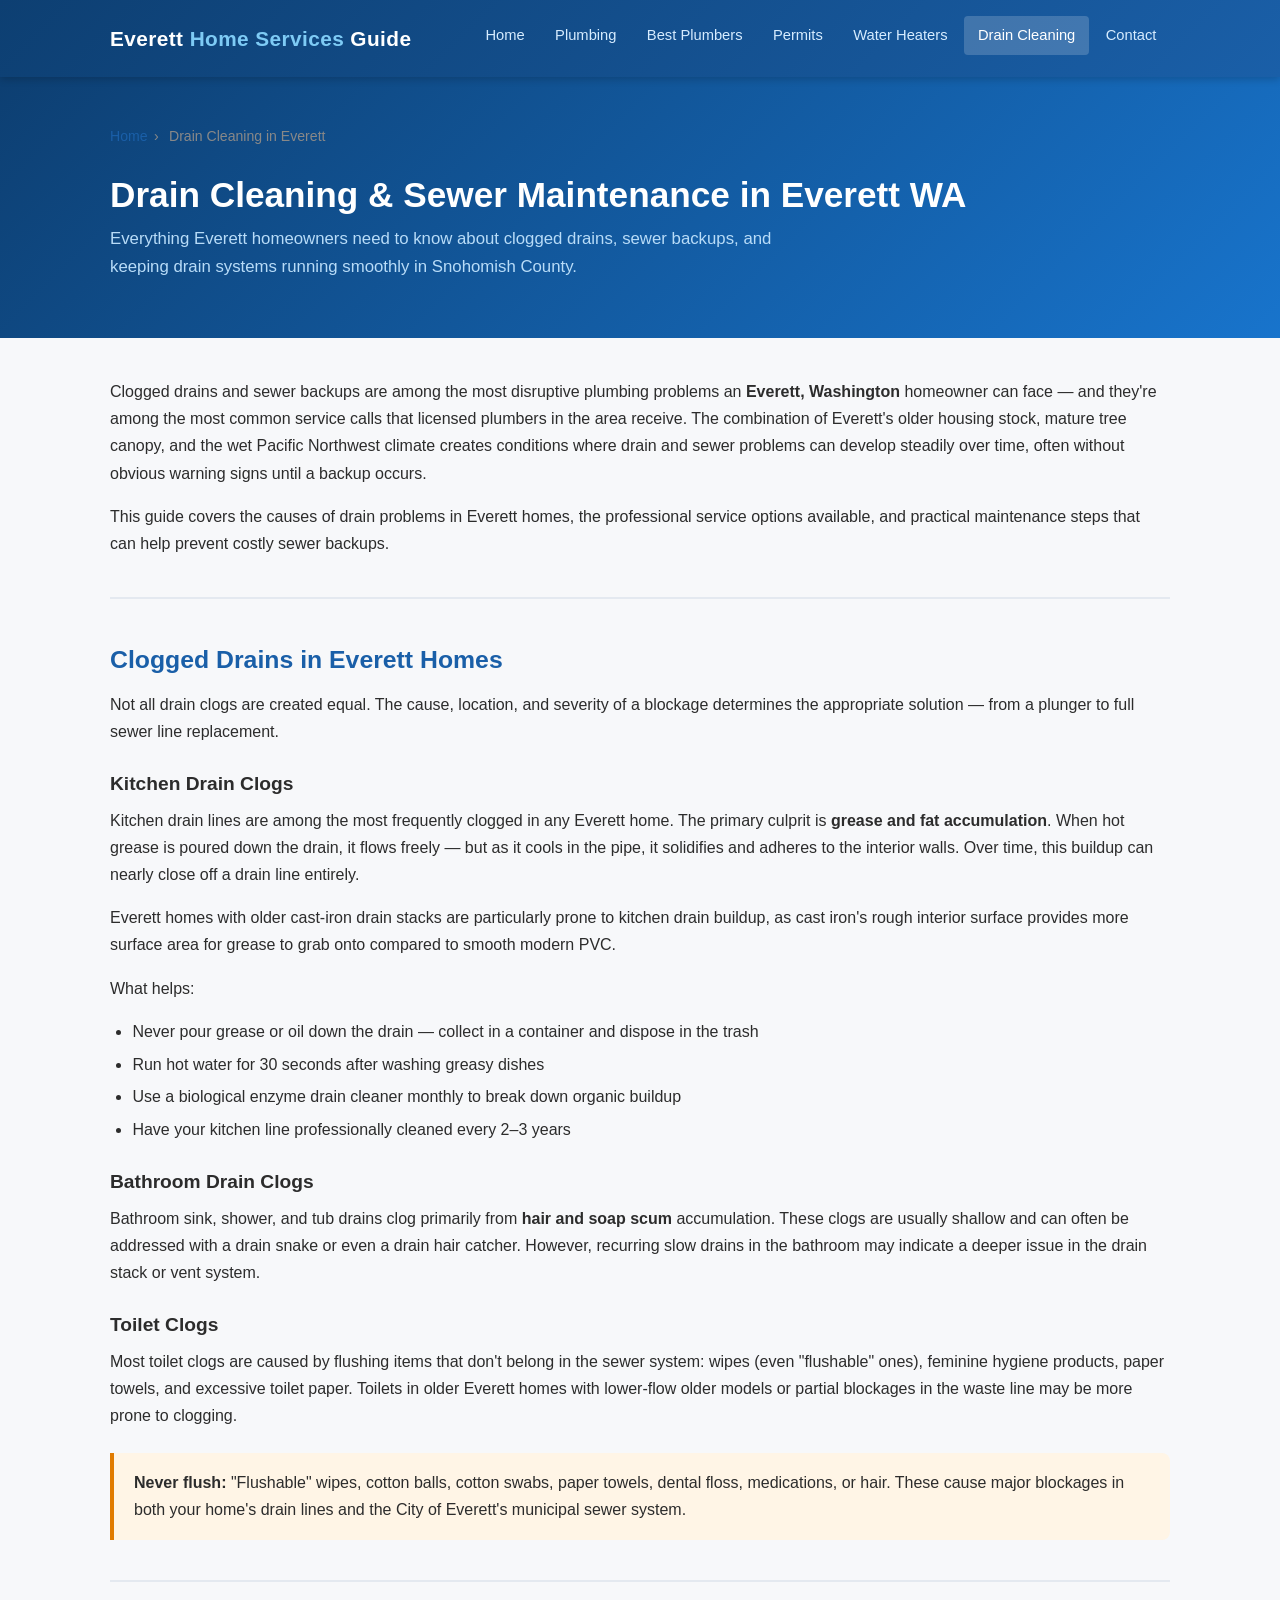
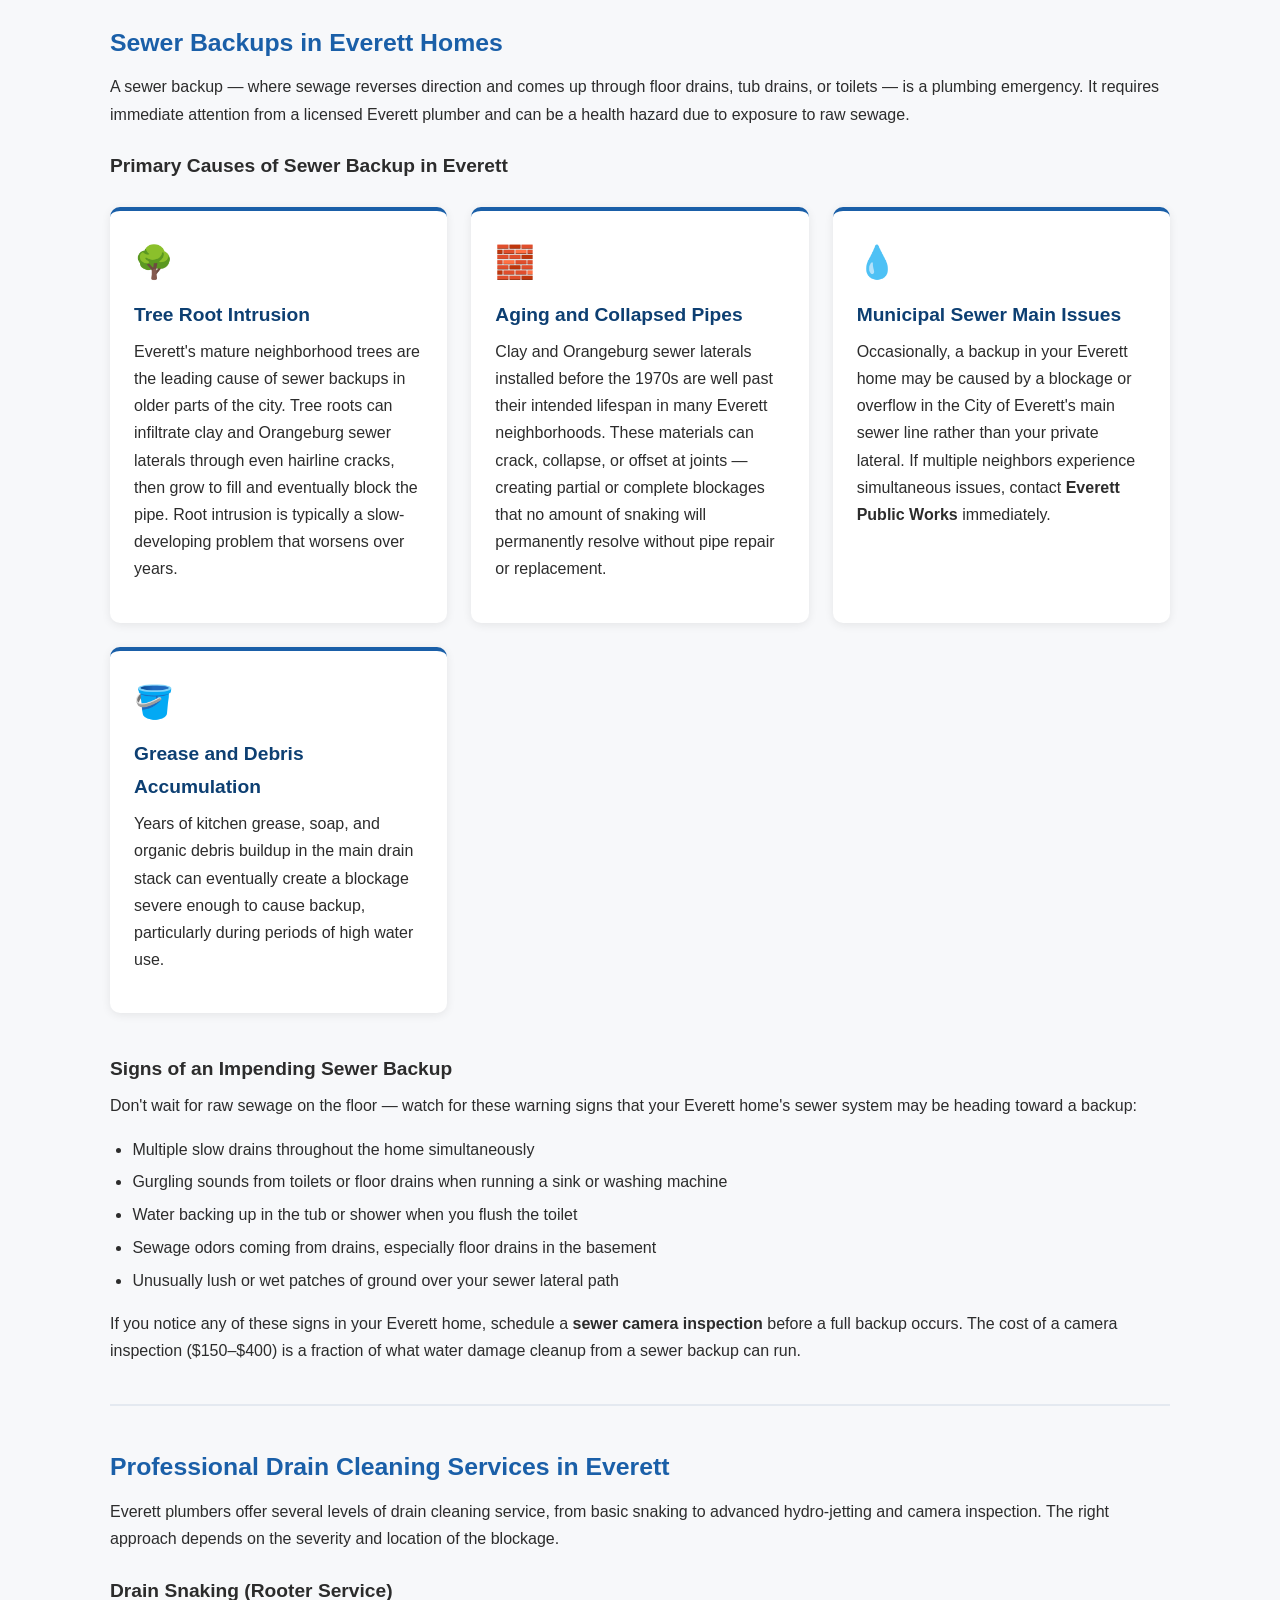
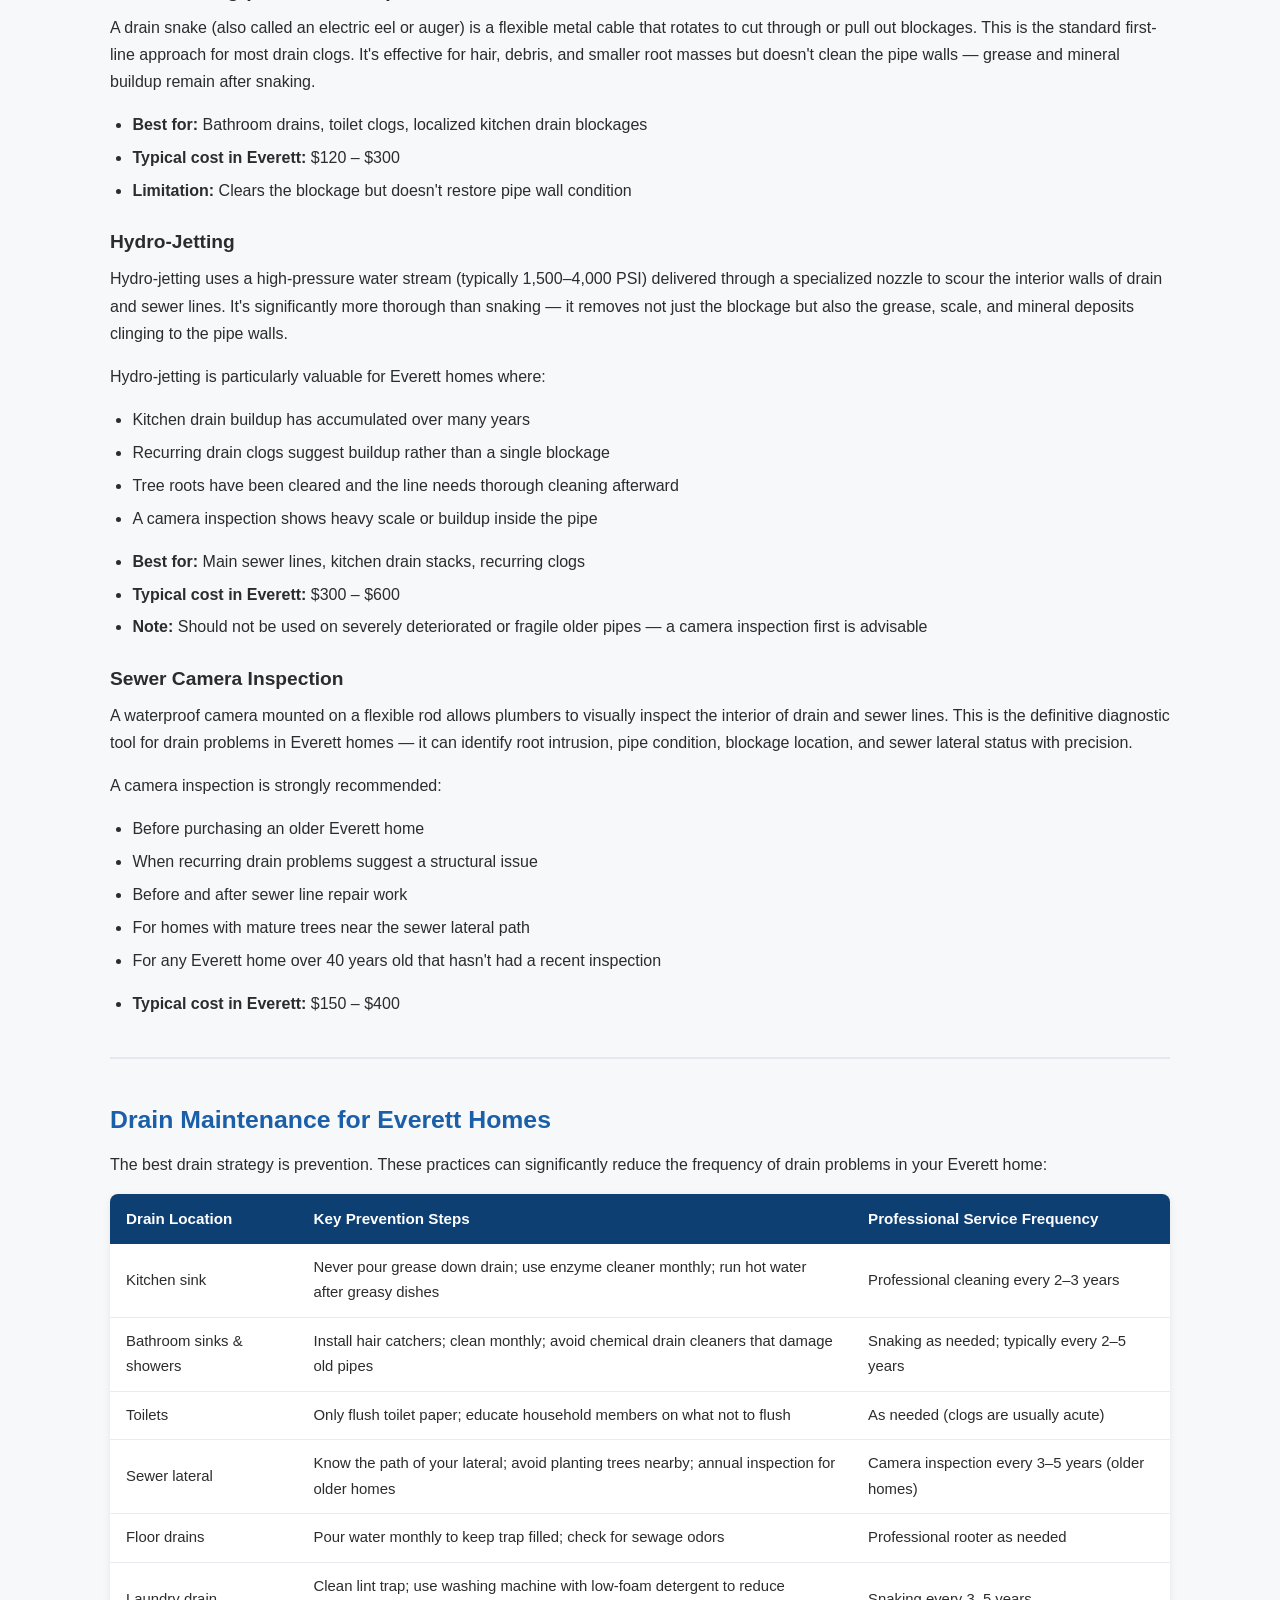
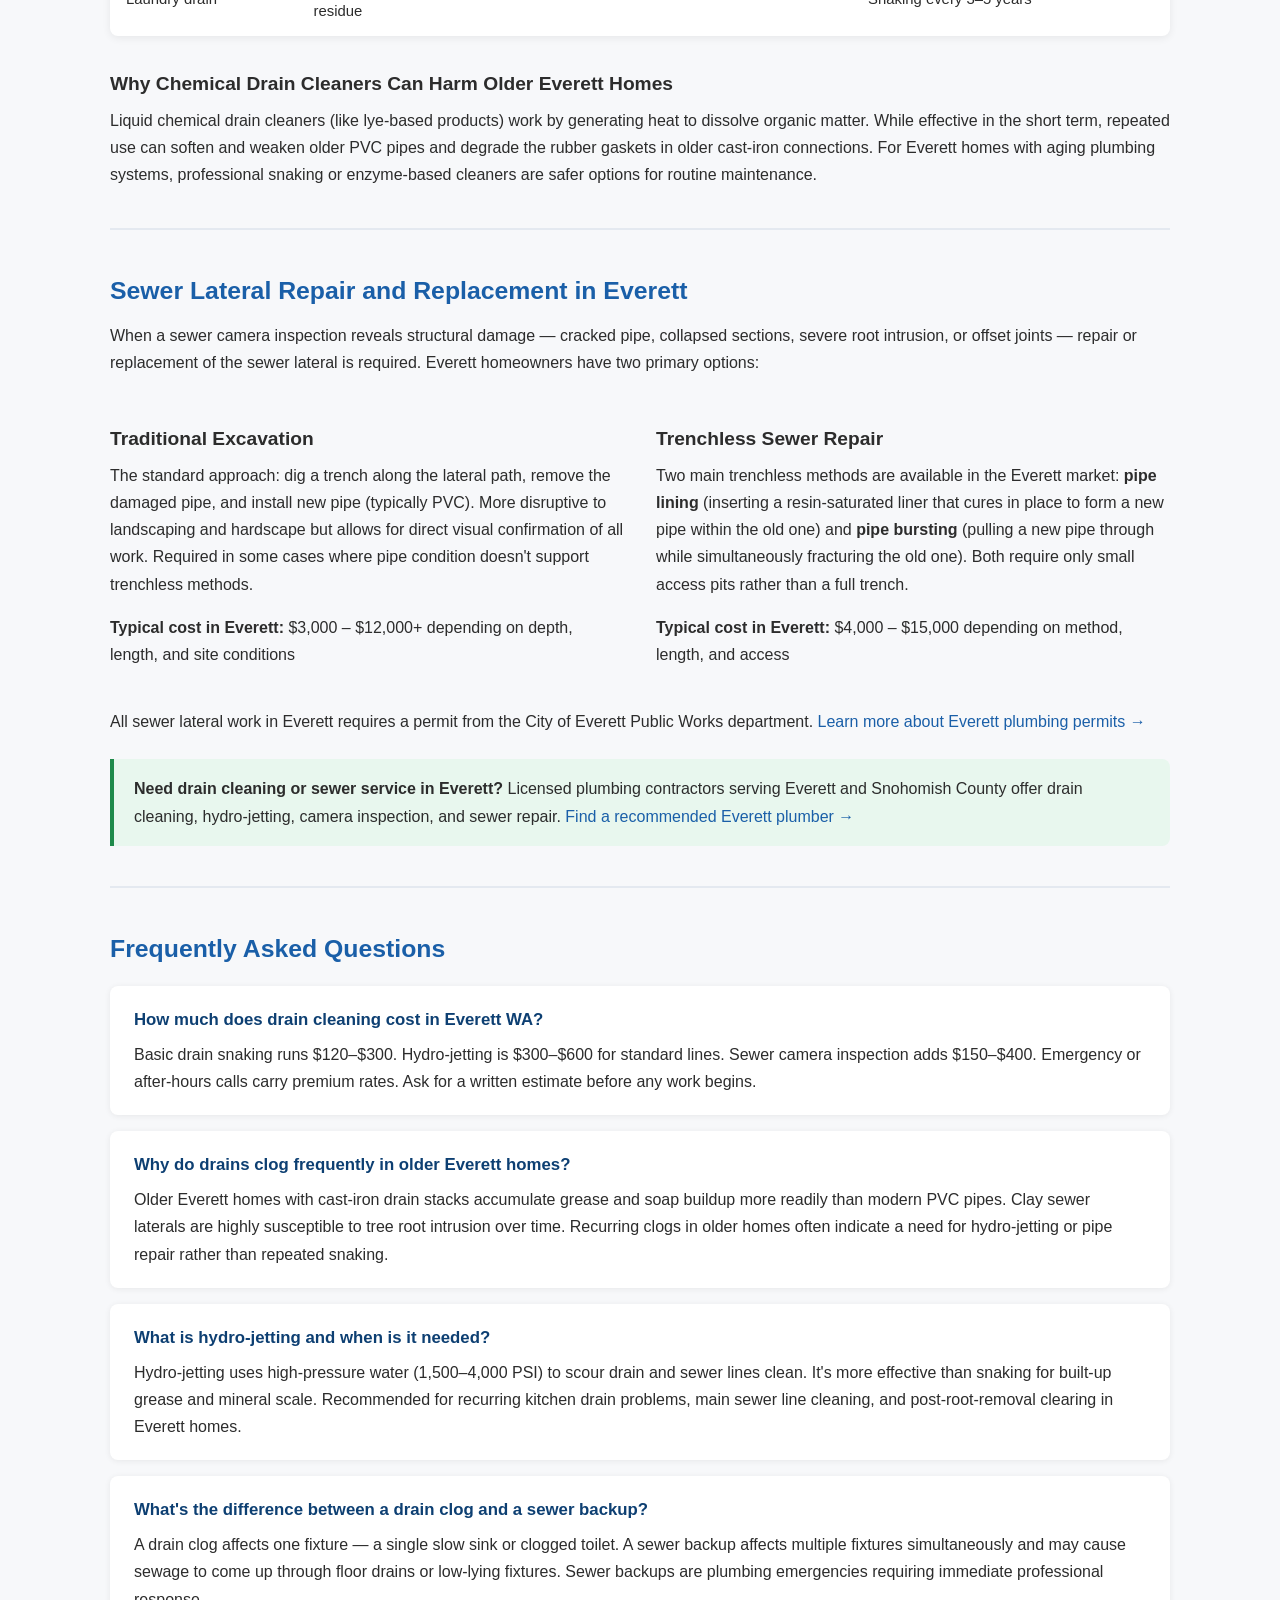
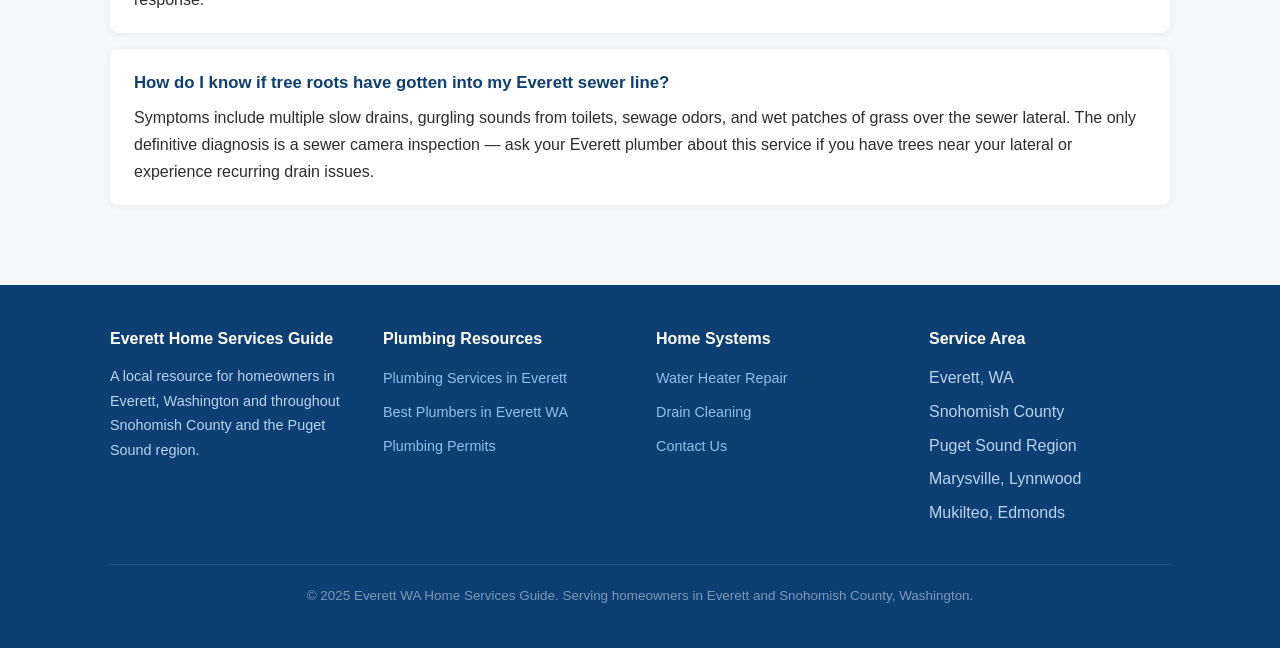
<file: everett-drain-cleaning.html>
<!DOCTYPE html>
<html lang="en">
<head>
  <meta charset="UTF-8">
  <meta name="viewport" content="width=device-width, initial-scale=1.0">
  <title>Drain Cleaning in Everett WA | Clogged Drains, Sewer Backups &amp; Maintenance</title>
  <meta name="description" content="Guide to drain cleaning and sewer maintenance in Everett, Washington. Learn about clogged drains, sewer backups, hydro-jetting, and drain maintenance tips for Snohomish County homeowners.">
  <link rel="stylesheet" href="style.css">

  <!-- Article Schema -->
  <script type="application/ld+json">
  {
    "@context": "https://schema.org",
    "@type": "Article",
    "headline": "Drain Cleaning in Everett WA",
    "description": "A comprehensive guide to clogged drains, sewer backups, and drain maintenance for homeowners in Everett, Washington and Snohomish County.",
    "author": { "@type": "Organization", "name": "Everett WA Home Services Guide" },
    "publisher": { "@type": "Organization", "name": "Everett WA Home Services Guide" },
    "mainEntityOfPage": "https://everetthomeservices.com/everett-drain-cleaning.html"
  }
  </script>

  <!-- FAQ Schema -->
  <script type="application/ld+json">
  {
    "@context": "https://schema.org",
    "@type": "FAQPage",
    "mainEntity": [
      {
        "@type": "Question",
        "name": "How much does drain cleaning cost in Everett WA?",
        "acceptedAnswer": {
          "@type": "Answer",
          "text": "Basic drain snaking in Everett typically costs $120–$300 depending on the drain location. Hydro-jetting services range from $300–$600 for standard drain lines. Sewer camera inspection adds $150–$400. Emergency or after-hours drain calls carry premium rates."
        }
      },
      {
        "@type": "Question",
        "name": "Why do drains clog frequently in older Everett homes?",
        "acceptedAnswer": {
          "@type": "Answer",
          "text": "Many older Everett homes have cast-iron drain pipes with rough interior walls that accumulate grease and debris more readily than modern PVC. Aging clay sewer laterals are also prone to tree root intrusion, which is a major source of recurring drain blockages in established Everett neighborhoods."
        }
      },
      {
        "@type": "Question",
        "name": "What is hydro-jetting and when is it needed?",
        "acceptedAnswer": {
          "@type": "Answer",
          "text": "Hydro-jetting uses high-pressure water (typically 1,500–4,000 PSI) to blast away grease, mineral deposits, debris, and even tree roots from drain and sewer lines. It's more effective than snaking for heavily built-up blockages and is often recommended for recurring drain problems in Everett homes."
        }
      }
    ]
  }
  </script>
</head>
<body class="site-wrapper">

  <!-- Header -->
  <header class="site-header">
    <div class="container header-inner">
      <a href="index.html" class="site-logo">Everett <span>Home Services</span> Guide</a>
      <nav class="main-nav" aria-label="Main navigation">
        <ul>
          <li><a href="index.html">Home</a></li>
          <li><a href="plumbing-everett.html">Plumbing</a></li>
          <li><a href="best-plumbers-everett-wa.html">Best Plumbers</a></li>
          <li><a href="everett-plumbing-permits.html">Permits</a></li>
          <li><a href="everett-water-heater-repair.html">Water Heaters</a></li>
          <li><a href="everett-drain-cleaning.html" class="active">Drain Cleaning</a></li>
          <li><a href="contact.html">Contact</a></li>
        </ul>
      </nav>
    </div>
  </header>

  <!-- Page Header -->
  <section class="page-header">
    <div class="container">
      <div class="breadcrumb"><a href="index.html">Home</a><span>›</span> Drain Cleaning in Everett</div>
      <h1>Drain Cleaning &amp; Sewer Maintenance in Everett WA</h1>
      <p>Everything Everett homeowners need to know about clogged drains, sewer backups, and keeping drain systems running smoothly in Snohomish County.</p>
    </div>
  </section>

  <!-- Main Content -->
  <main class="main-content">
    <div class="container">

      <p>Clogged drains and sewer backups are among the most disruptive plumbing problems an <strong>Everett, Washington</strong> homeowner can face — and they're among the most common service calls that licensed plumbers in the area receive. The combination of Everett's older housing stock, mature tree canopy, and the wet Pacific Northwest climate creates conditions where drain and sewer problems can develop steadily over time, often without obvious warning signs until a backup occurs.</p>

      <p>This guide covers the causes of drain problems in Everett homes, the professional service options available, and practical maintenance steps that can help prevent costly sewer backups.</p>

      <hr class="section-divider">

      <!-- Section 1 -->
      <h2>Clogged Drains in Everett Homes</h2>
      <p>Not all drain clogs are created equal. The cause, location, and severity of a blockage determines the appropriate solution — from a plunger to full sewer line replacement.</p>

      <h3>Kitchen Drain Clogs</h3>
      <p>Kitchen drain lines are among the most frequently clogged in any Everett home. The primary culprit is <strong>grease and fat accumulation</strong>. When hot grease is poured down the drain, it flows freely — but as it cools in the pipe, it solidifies and adheres to the interior walls. Over time, this buildup can nearly close off a drain line entirely.</p>
      <p>Everett homes with older cast-iron drain stacks are particularly prone to kitchen drain buildup, as cast iron's rough interior surface provides more surface area for grease to grab onto compared to smooth modern PVC.</p>
      <p>What helps:</p>
      <ul>
        <li>Never pour grease or oil down the drain — collect in a container and dispose in the trash</li>
        <li>Run hot water for 30 seconds after washing greasy dishes</li>
        <li>Use a biological enzyme drain cleaner monthly to break down organic buildup</li>
        <li>Have your kitchen line professionally cleaned every 2–3 years</li>
      </ul>

      <h3>Bathroom Drain Clogs</h3>
      <p>Bathroom sink, shower, and tub drains clog primarily from <strong>hair and soap scum</strong> accumulation. These clogs are usually shallow and can often be addressed with a drain snake or even a drain hair catcher. However, recurring slow drains in the bathroom may indicate a deeper issue in the drain stack or vent system.</p>

      <h3>Toilet Clogs</h3>
      <p>Most toilet clogs are caused by flushing items that don't belong in the sewer system: wipes (even "flushable" ones), feminine hygiene products, paper towels, and excessive toilet paper. Toilets in older Everett homes with lower-flow older models or partial blockages in the waste line may be more prone to clogging.</p>

      <div class="callout warning">
        <strong>Never flush:</strong> "Flushable" wipes, cotton balls, cotton swabs, paper towels, dental floss, medications, or hair. These cause major blockages in both your home's drain lines and the City of Everett's municipal sewer system.
      </div>

      <hr class="section-divider">

      <!-- Section 2 -->
      <h2>Sewer Backups in Everett Homes</h2>
      <p>A sewer backup — where sewage reverses direction and comes up through floor drains, tub drains, or toilets — is a plumbing emergency. It requires immediate attention from a licensed Everett plumber and can be a health hazard due to exposure to raw sewage.</p>

      <h3>Primary Causes of Sewer Backup in Everett</h3>

      <div class="service-grid">
        <div class="card">
          <div class="card-icon">🌳</div>
          <h3>Tree Root Intrusion</h3>
          <p>Everett's mature neighborhood trees are the leading cause of sewer backups in older parts of the city. Tree roots can infiltrate clay and Orangeburg sewer laterals through even hairline cracks, then grow to fill and eventually block the pipe. Root intrusion is typically a slow-developing problem that worsens over years.</p>
        </div>
        <div class="card">
          <div class="card-icon">🧱</div>
          <h3>Aging and Collapsed Pipes</h3>
          <p>Clay and Orangeburg sewer laterals installed before the 1970s are well past their intended lifespan in many Everett neighborhoods. These materials can crack, collapse, or offset at joints — creating partial or complete blockages that no amount of snaking will permanently resolve without pipe repair or replacement.</p>
        </div>
        <div class="card">
          <div class="card-icon">💧</div>
          <h3>Municipal Sewer Main Issues</h3>
          <p>Occasionally, a backup in your Everett home may be caused by a blockage or overflow in the City of Everett's main sewer line rather than your private lateral. If multiple neighbors experience simultaneous issues, contact <strong>Everett Public Works</strong> immediately.</p>
        </div>
        <div class="card">
          <div class="card-icon">🪣</div>
          <h3>Grease and Debris Accumulation</h3>
          <p>Years of kitchen grease, soap, and organic debris buildup in the main drain stack can eventually create a blockage severe enough to cause backup, particularly during periods of high water use.</p>
        </div>
      </div>

      <h3>Signs of an Impending Sewer Backup</h3>
      <p>Don't wait for raw sewage on the floor — watch for these warning signs that your Everett home's sewer system may be heading toward a backup:</p>
      <ul>
        <li>Multiple slow drains throughout the home simultaneously</li>
        <li>Gurgling sounds from toilets or floor drains when running a sink or washing machine</li>
        <li>Water backing up in the tub or shower when you flush the toilet</li>
        <li>Sewage odors coming from drains, especially floor drains in the basement</li>
        <li>Unusually lush or wet patches of ground over your sewer lateral path</li>
      </ul>

      <p>If you notice any of these signs in your Everett home, schedule a <strong>sewer camera inspection</strong> before a full backup occurs. The cost of a camera inspection ($150–$400) is a fraction of what water damage cleanup from a sewer backup can run.</p>

      <hr class="section-divider">

      <!-- Section 3 -->
      <h2>Professional Drain Cleaning Services in Everett</h2>
      <p>Everett plumbers offer several levels of drain cleaning service, from basic snaking to advanced hydro-jetting and camera inspection. The right approach depends on the severity and location of the blockage.</p>

      <h3>Drain Snaking (Rooter Service)</h3>
      <p>A drain snake (also called an electric eel or auger) is a flexible metal cable that rotates to cut through or pull out blockages. This is the standard first-line approach for most drain clogs. It's effective for hair, debris, and smaller root masses but doesn't clean the pipe walls — grease and mineral buildup remain after snaking.</p>
      <ul>
        <li><strong>Best for:</strong> Bathroom drains, toilet clogs, localized kitchen drain blockages</li>
        <li><strong>Typical cost in Everett:</strong> $120 – $300</li>
        <li><strong>Limitation:</strong> Clears the blockage but doesn't restore pipe wall condition</li>
      </ul>

      <h3>Hydro-Jetting</h3>
      <p>Hydro-jetting uses a high-pressure water stream (typically 1,500–4,000 PSI) delivered through a specialized nozzle to scour the interior walls of drain and sewer lines. It's significantly more thorough than snaking — it removes not just the blockage but also the grease, scale, and mineral deposits clinging to the pipe walls.</p>
      <p>Hydro-jetting is particularly valuable for Everett homes where:</p>
      <ul>
        <li>Kitchen drain buildup has accumulated over many years</li>
        <li>Recurring drain clogs suggest buildup rather than a single blockage</li>
        <li>Tree roots have been cleared and the line needs thorough cleaning afterward</li>
        <li>A camera inspection shows heavy scale or buildup inside the pipe</li>
      </ul>
      <ul>
        <li><strong>Best for:</strong> Main sewer lines, kitchen drain stacks, recurring clogs</li>
        <li><strong>Typical cost in Everett:</strong> $300 – $600</li>
        <li><strong>Note:</strong> Should not be used on severely deteriorated or fragile older pipes — a camera inspection first is advisable</li>
      </ul>

      <h3>Sewer Camera Inspection</h3>
      <p>A waterproof camera mounted on a flexible rod allows plumbers to visually inspect the interior of drain and sewer lines. This is the definitive diagnostic tool for drain problems in Everett homes — it can identify root intrusion, pipe condition, blockage location, and sewer lateral status with precision.</p>
      <p>A camera inspection is strongly recommended:</p>
      <ul>
        <li>Before purchasing an older Everett home</li>
        <li>When recurring drain problems suggest a structural issue</li>
        <li>Before and after sewer line repair work</li>
        <li>For homes with mature trees near the sewer lateral path</li>
        <li>For any Everett home over 40 years old that hasn't had a recent inspection</li>
      </ul>
      <ul>
        <li><strong>Typical cost in Everett:</strong> $150 – $400</li>
      </ul>

      <hr class="section-divider">

      <!-- Section 4 -->
      <h2>Drain Maintenance for Everett Homes</h2>
      <p>The best drain strategy is prevention. These practices can significantly reduce the frequency of drain problems in your Everett home:</p>

      <table class="styled-table">
        <thead>
          <tr>
            <th>Drain Location</th>
            <th>Key Prevention Steps</th>
            <th>Professional Service Frequency</th>
          </tr>
        </thead>
        <tbody>
          <tr>
            <td>Kitchen sink</td>
            <td>Never pour grease down drain; use enzyme cleaner monthly; run hot water after greasy dishes</td>
            <td>Professional cleaning every 2–3 years</td>
          </tr>
          <tr>
            <td>Bathroom sinks &amp; showers</td>
            <td>Install hair catchers; clean monthly; avoid chemical drain cleaners that damage old pipes</td>
            <td>Snaking as needed; typically every 2–5 years</td>
          </tr>
          <tr>
            <td>Toilets</td>
            <td>Only flush toilet paper; educate household members on what not to flush</td>
            <td>As needed (clogs are usually acute)</td>
          </tr>
          <tr>
            <td>Sewer lateral</td>
            <td>Know the path of your lateral; avoid planting trees nearby; annual inspection for older homes</td>
            <td>Camera inspection every 3–5 years (older homes)</td>
          </tr>
          <tr>
            <td>Floor drains</td>
            <td>Pour water monthly to keep trap filled; check for sewage odors</td>
            <td>Professional rooter as needed</td>
          </tr>
          <tr>
            <td>Laundry drain</td>
            <td>Clean lint trap; use washing machine with low-foam detergent to reduce residue</td>
            <td>Snaking every 3–5 years</td>
          </tr>
        </tbody>
      </table>

      <h3>Why Chemical Drain Cleaners Can Harm Older Everett Homes</h3>
      <p>Liquid chemical drain cleaners (like lye-based products) work by generating heat to dissolve organic matter. While effective in the short term, repeated use can soften and weaken older PVC pipes and degrade the rubber gaskets in older cast-iron connections. For Everett homes with aging plumbing systems, professional snaking or enzyme-based cleaners are safer options for routine maintenance.</p>

      <hr class="section-divider">

      <!-- Section 5 -->
      <h2>Sewer Lateral Repair and Replacement in Everett</h2>
      <p>When a sewer camera inspection reveals structural damage — cracked pipe, collapsed sections, severe root intrusion, or offset joints — repair or replacement of the sewer lateral is required. Everett homeowners have two primary options:</p>

      <div class="two-col">
        <div>
          <h3>Traditional Excavation</h3>
          <p>The standard approach: dig a trench along the lateral path, remove the damaged pipe, and install new pipe (typically PVC). More disruptive to landscaping and hardscape but allows for direct visual confirmation of all work. Required in some cases where pipe condition doesn't support trenchless methods.</p>
          <p><strong>Typical cost in Everett:</strong> $3,000 – $12,000+ depending on depth, length, and site conditions</p>
        </div>
        <div>
          <h3>Trenchless Sewer Repair</h3>
          <p>Two main trenchless methods are available in the Everett market: <strong>pipe lining</strong> (inserting a resin-saturated liner that cures in place to form a new pipe within the old one) and <strong>pipe bursting</strong> (pulling a new pipe through while simultaneously fracturing the old one). Both require only small access pits rather than a full trench.</p>
          <p><strong>Typical cost in Everett:</strong> $4,000 – $15,000 depending on method, length, and access</p>
        </div>
      </div>

      <p>All sewer lateral work in Everett requires a permit from the City of Everett Public Works department. <a href="everett-plumbing-permits.html">Learn more about Everett plumbing permits →</a></p>

      <div class="callout success">
        <strong>Need drain cleaning or sewer service in Everett?</strong> Licensed plumbing contractors serving Everett and Snohomish County offer drain cleaning, hydro-jetting, camera inspection, and sewer repair. <a href="best-plumbers-everett-wa.html">Find a recommended Everett plumber →</a>
      </div>

      <hr class="section-divider">

      <!-- FAQ -->
      <h2>Frequently Asked Questions</h2>
      <div class="faq-list">
        <div class="faq-item">
          <h3>How much does drain cleaning cost in Everett WA?</h3>
          <p>Basic drain snaking runs $120–$300. Hydro-jetting is $300–$600 for standard lines. Sewer camera inspection adds $150–$400. Emergency or after-hours calls carry premium rates. Ask for a written estimate before any work begins.</p>
        </div>
        <div class="faq-item">
          <h3>Why do drains clog frequently in older Everett homes?</h3>
          <p>Older Everett homes with cast-iron drain stacks accumulate grease and soap buildup more readily than modern PVC pipes. Clay sewer laterals are highly susceptible to tree root intrusion over time. Recurring clogs in older homes often indicate a need for hydro-jetting or pipe repair rather than repeated snaking.</p>
        </div>
        <div class="faq-item">
          <h3>What is hydro-jetting and when is it needed?</h3>
          <p>Hydro-jetting uses high-pressure water (1,500–4,000 PSI) to scour drain and sewer lines clean. It's more effective than snaking for built-up grease and mineral scale. Recommended for recurring kitchen drain problems, main sewer line cleaning, and post-root-removal clearing in Everett homes.</p>
        </div>
        <div class="faq-item">
          <h3>What's the difference between a drain clog and a sewer backup?</h3>
          <p>A drain clog affects one fixture — a single slow sink or clogged toilet. A sewer backup affects multiple fixtures simultaneously and may cause sewage to come up through floor drains or low-lying fixtures. Sewer backups are plumbing emergencies requiring immediate professional response.</p>
        </div>
        <div class="faq-item">
          <h3>How do I know if tree roots have gotten into my Everett sewer line?</h3>
          <p>Symptoms include multiple slow drains, gurgling sounds from toilets, sewage odors, and wet patches of grass over the sewer lateral. The only definitive diagnosis is a sewer camera inspection — ask your Everett plumber about this service if you have trees near your lateral or experience recurring drain issues.</p>
        </div>
      </div>

    </div>
  </main>

  <!-- Footer -->
  <footer class="site-footer">
    <div class="container">
      <div class="footer-inner">
        <div class="footer-col">
          <h4>Everett Home Services Guide</h4>
          <p>A local resource for homeowners in Everett, Washington and throughout Snohomish County and the Puget Sound region.</p>
        </div>
        <div class="footer-col">
          <h4>Plumbing Resources</h4>
          <ul>
            <li><a href="plumbing-everett.html">Plumbing Services in Everett</a></li>
            <li><a href="best-plumbers-everett-wa.html">Best Plumbers in Everett WA</a></li>
            <li><a href="everett-plumbing-permits.html">Plumbing Permits</a></li>
          </ul>
        </div>
        <div class="footer-col">
          <h4>Home Systems</h4>
          <ul>
            <li><a href="everett-water-heater-repair.html">Water Heater Repair</a></li>
            <li><a href="everett-drain-cleaning.html">Drain Cleaning</a></li>
            <li><a href="contact.html">Contact Us</a></li>
          </ul>
        </div>
        <div class="footer-col">
          <h4>Service Area</h4>
          <ul>
            <li>Everett, WA</li>
            <li>Snohomish County</li>
            <li>Puget Sound Region</li>
            <li>Marysville, Lynnwood</li>
            <li>Mukilteo, Edmonds</li>
          </ul>
        </div>
      </div>
      <div class="footer-bottom">
        <p>&copy; 2025 Everett WA Home Services Guide. Serving homeowners in Everett and Snohomish County, Washington.</p>
      </div>
    </div>
  </footer>

</body>
</html>
</file>
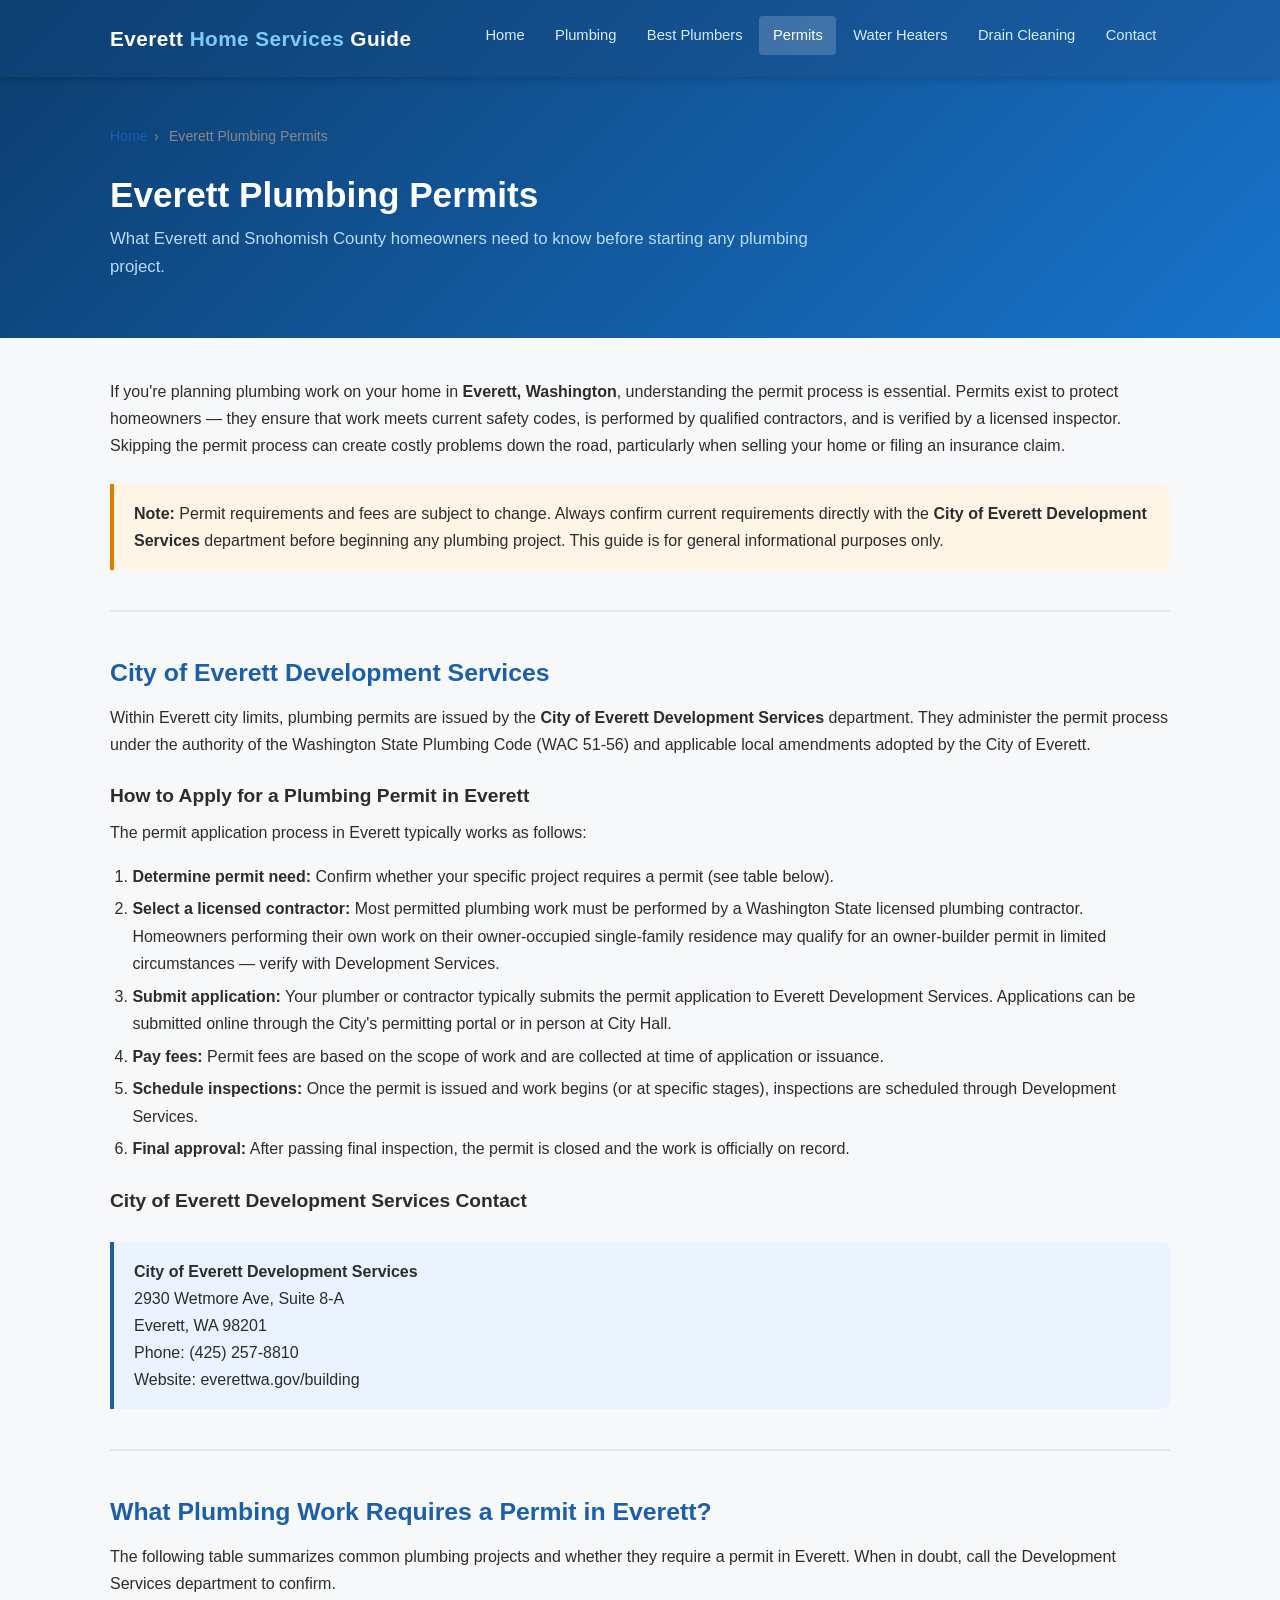
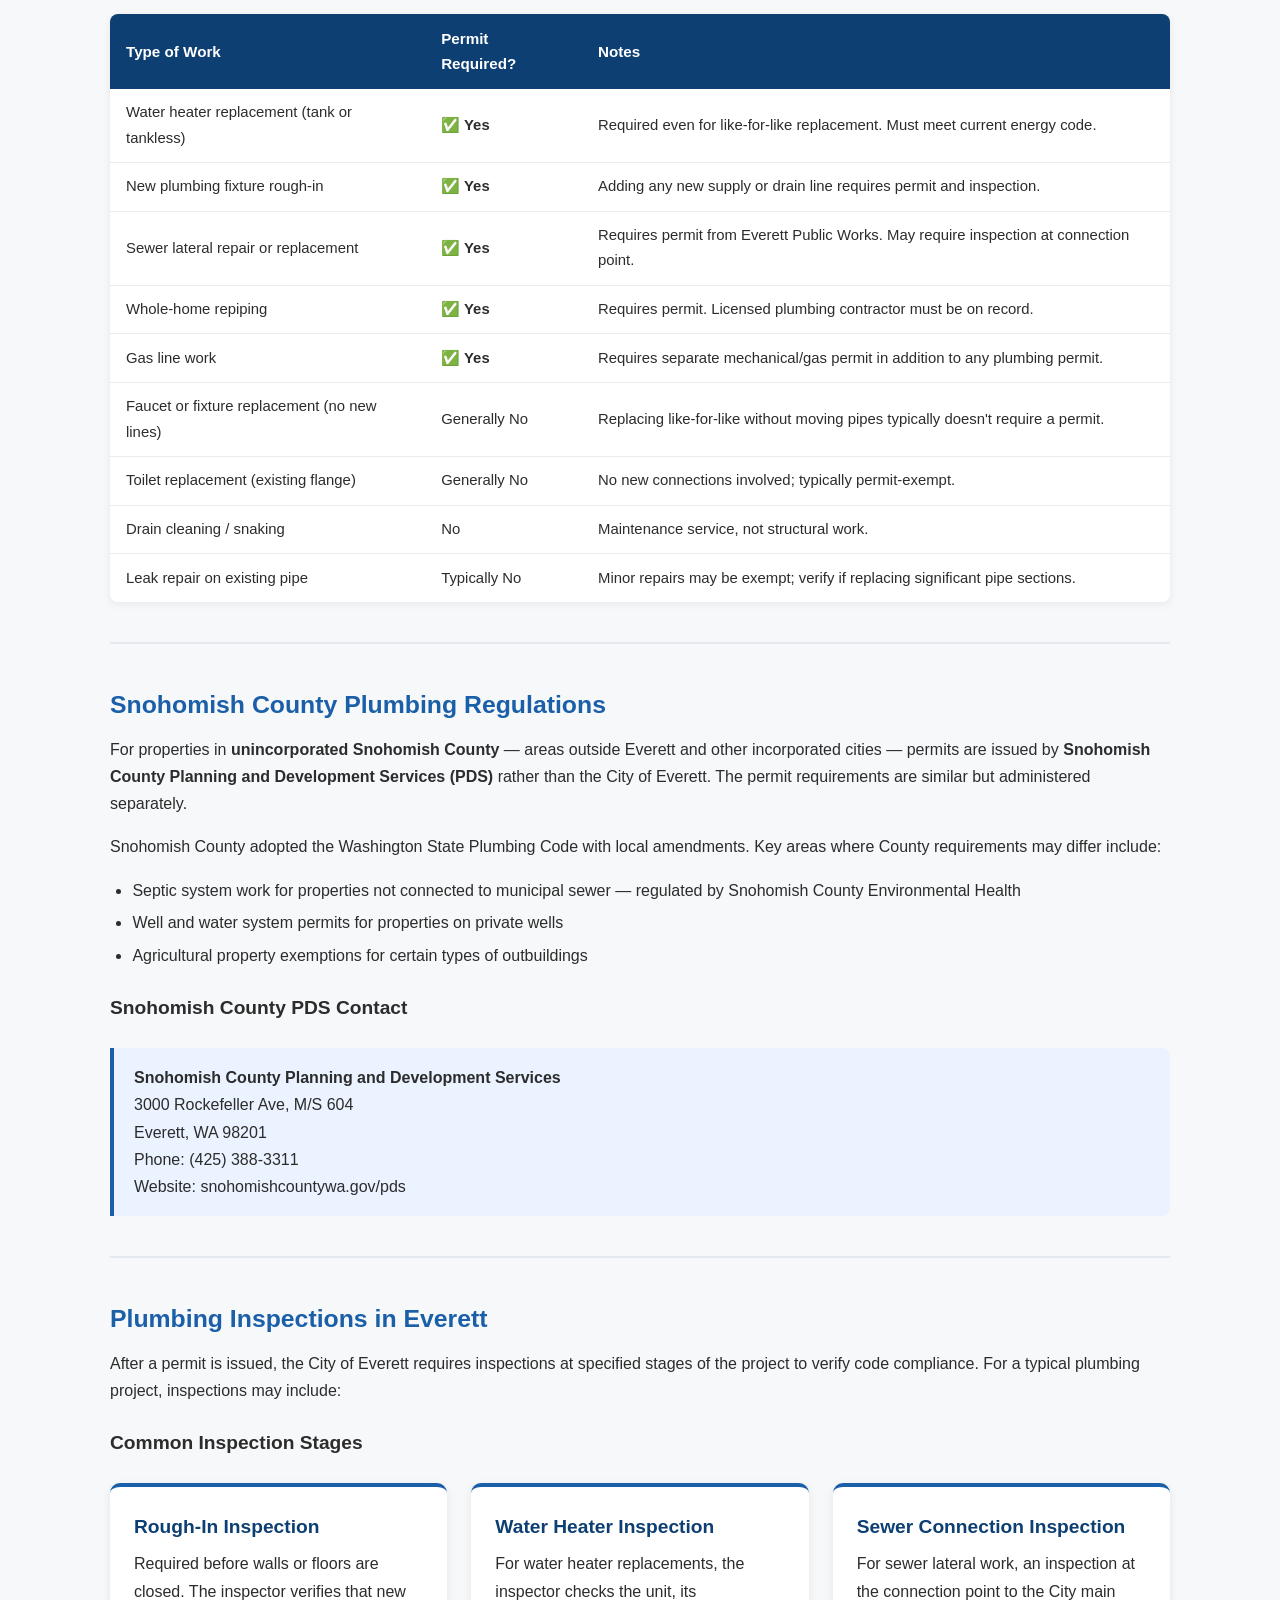
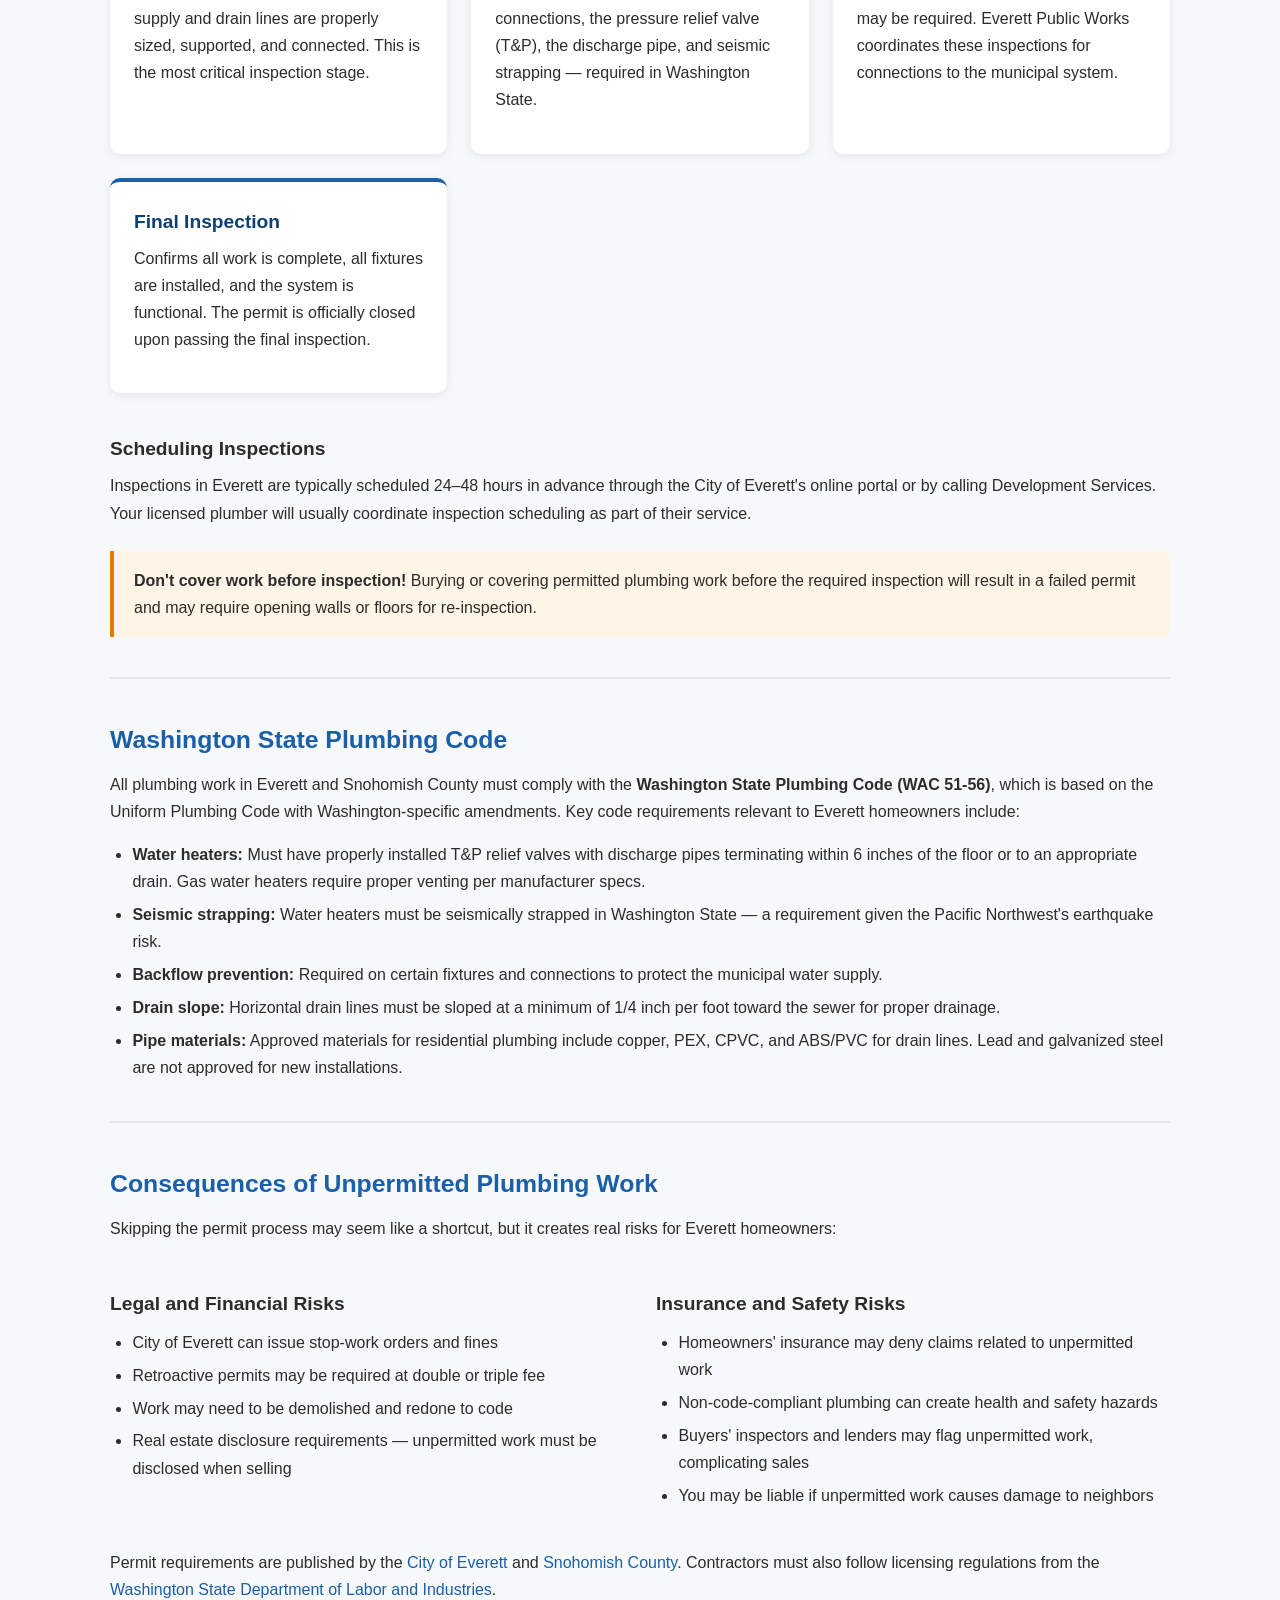
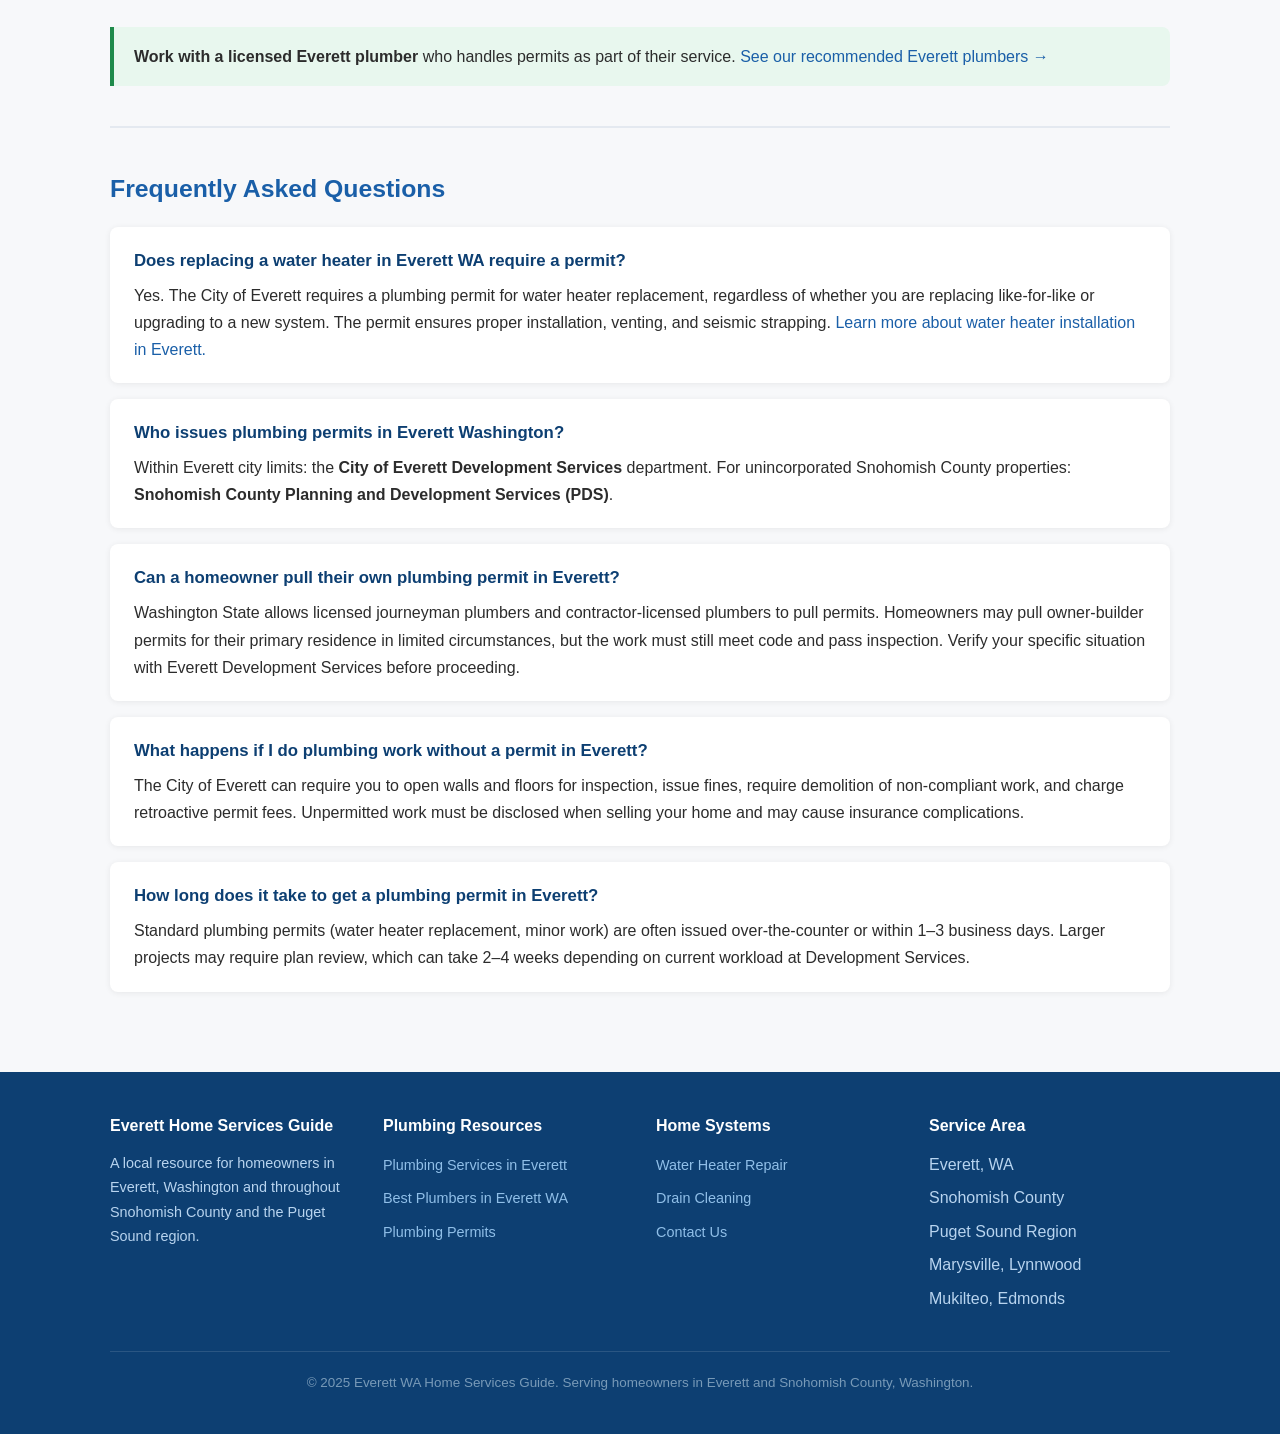
<file: everett-plumbing-permits.html>
<!DOCTYPE html>
<html lang="en">
<head>
  <meta charset="UTF-8">
  <meta name="viewport" content="width=device-width, initial-scale=1.0">
  <title>Everett Plumbing Permits | City of Everett &amp; Snohomish County Requirements</title>
  <meta name="description" content="Complete guide to plumbing permits in Everett, Washington. Learn about City of Everett Development Services requirements, Snohomish County regulations, inspections, and what work requires a permit.">
  <link rel="stylesheet" href="style.css">

  <!-- Article Schema -->
  <script type="application/ld+json">
  {
    "@context": "https://schema.org",
    "@type": "Article",
    "headline": "Everett Plumbing Permits Guide",
    "description": "A comprehensive guide to plumbing permit requirements in Everett, Washington, including City of Everett Development Services rules, Snohomish County regulations, and inspection procedures.",
    "author": { "@type": "Organization", "name": "Everett WA Home Services Guide" },
    "publisher": { "@type": "Organization", "name": "Everett WA Home Services Guide" },
    "mainEntityOfPage": "https://everetthomeservices.com/everett-plumbing-permits.html"
  }
  </script>

  <!-- FAQ Schema -->
  <script type="application/ld+json">
  {
    "@context": "https://schema.org",
    "@type": "FAQPage",
    "mainEntity": [
      {
        "@type": "Question",
        "name": "Does replacing a water heater in Everett WA require a permit?",
        "acceptedAnswer": {
          "@type": "Answer",
          "text": "Yes. The City of Everett requires a plumbing permit for water heater replacement, regardless of whether you are replacing like-for-like or upgrading to a new system. A licensed plumber typically handles permit application."
        }
      },
      {
        "@type": "Question",
        "name": "Who issues plumbing permits in Everett Washington?",
        "acceptedAnswer": {
          "@type": "Answer",
          "text": "Plumbing permits within Everett city limits are issued by the City of Everett Development Services department. For properties in unincorporated Snohomish County, permits are issued by Snohomish County Planning and Development Services."
        }
      },
      {
        "@type": "Question",
        "name": "What happens if I do plumbing work without a permit in Everett?",
        "acceptedAnswer": {
          "@type": "Answer",
          "text": "Unpermitted plumbing work can result in fines, required removal of work, difficulty selling your home, and potential homeowner's insurance complications. The City of Everett can require retroactive permits and inspections for unpermitted work."
        }
      }
    ]
  }
  </script>
</head>
<body class="site-wrapper">

  <!-- Header -->
  <header class="site-header">
    <div class="container header-inner">
      <a href="index.html" class="site-logo">Everett <span>Home Services</span> Guide</a>
      <nav class="main-nav" aria-label="Main navigation">
        <ul>
          <li><a href="index.html">Home</a></li>
          <li><a href="plumbing-everett.html">Plumbing</a></li>
          <li><a href="best-plumbers-everett-wa.html">Best Plumbers</a></li>
          <li><a href="everett-plumbing-permits.html" class="active">Permits</a></li>
          <li><a href="everett-water-heater-repair.html">Water Heaters</a></li>
          <li><a href="everett-drain-cleaning.html">Drain Cleaning</a></li>
          <li><a href="contact.html">Contact</a></li>
        </ul>
      </nav>
    </div>
  </header>

  <!-- Page Header -->
  <section class="page-header">
    <div class="container">
      <div class="breadcrumb"><a href="index.html">Home</a><span>›</span> Everett Plumbing Permits</div>
      <h1>Everett Plumbing Permits</h1>
      <p>What Everett and Snohomish County homeowners need to know before starting any plumbing project.</p>
    </div>
  </section>

  <!-- Main Content -->
  <main class="main-content">
    <div class="container">

      <p>If you're planning plumbing work on your home in <strong>Everett, Washington</strong>, understanding the permit process is essential. Permits exist to protect homeowners — they ensure that work meets current safety codes, is performed by qualified contractors, and is verified by a licensed inspector. Skipping the permit process can create costly problems down the road, particularly when selling your home or filing an insurance claim.</p>

      <div class="callout warning">
        <strong>Note:</strong> Permit requirements and fees are subject to change. Always confirm current requirements directly with the <strong>City of Everett Development Services</strong> department before beginning any plumbing project. This guide is for general informational purposes only.
      </div>

      <hr class="section-divider">

      <!-- Section 1 -->
      <h2>City of Everett Development Services</h2>
      <p>Within Everett city limits, plumbing permits are issued by the <strong>City of Everett Development Services</strong> department. They administer the permit process under the authority of the Washington State Plumbing Code (WAC 51-56) and applicable local amendments adopted by the City of Everett.</p>

      <h3>How to Apply for a Plumbing Permit in Everett</h3>
      <p>The permit application process in Everett typically works as follows:</p>
      <ol>
        <li><strong>Determine permit need:</strong> Confirm whether your specific project requires a permit (see table below).</li>
        <li><strong>Select a licensed contractor:</strong> Most permitted plumbing work must be performed by a Washington State licensed plumbing contractor. Homeowners performing their own work on their owner-occupied single-family residence may qualify for an owner-builder permit in limited circumstances — verify with Development Services.</li>
        <li><strong>Submit application:</strong> Your plumber or contractor typically submits the permit application to Everett Development Services. Applications can be submitted online through the City's permitting portal or in person at City Hall.</li>
        <li><strong>Pay fees:</strong> Permit fees are based on the scope of work and are collected at time of application or issuance.</li>
        <li><strong>Schedule inspections:</strong> Once the permit is issued and work begins (or at specific stages), inspections are scheduled through Development Services.</li>
        <li><strong>Final approval:</strong> After passing final inspection, the permit is closed and the work is officially on record.</li>
      </ol>

      <h3>City of Everett Development Services Contact</h3>
      <div class="callout">
        <strong>City of Everett Development Services</strong><br>
        2930 Wetmore Ave, Suite 8-A<br>
        Everett, WA 98201<br>
        Phone: (425) 257-8810<br>
        Website: everettwa.gov/building
      </div>

      <hr class="section-divider">

      <!-- Section 2 -->
      <h2>What Plumbing Work Requires a Permit in Everett?</h2>
      <p>The following table summarizes common plumbing projects and whether they require a permit in Everett. When in doubt, call the Development Services department to confirm.</p>

      <table class="styled-table">
        <thead>
          <tr>
            <th>Type of Work</th>
            <th>Permit Required?</th>
            <th>Notes</th>
          </tr>
        </thead>
        <tbody>
          <tr>
            <td>Water heater replacement (tank or tankless)</td>
            <td><strong>✅ Yes</strong></td>
            <td>Required even for like-for-like replacement. Must meet current energy code.</td>
          </tr>
          <tr>
            <td>New plumbing fixture rough-in</td>
            <td><strong>✅ Yes</strong></td>
            <td>Adding any new supply or drain line requires permit and inspection.</td>
          </tr>
          <tr>
            <td>Sewer lateral repair or replacement</td>
            <td><strong>✅ Yes</strong></td>
            <td>Requires permit from Everett Public Works. May require inspection at connection point.</td>
          </tr>
          <tr>
            <td>Whole-home repiping</td>
            <td><strong>✅ Yes</strong></td>
            <td>Requires permit. Licensed plumbing contractor must be on record.</td>
          </tr>
          <tr>
            <td>Gas line work</td>
            <td><strong>✅ Yes</strong></td>
            <td>Requires separate mechanical/gas permit in addition to any plumbing permit.</td>
          </tr>
          <tr>
            <td>Faucet or fixture replacement (no new lines)</td>
            <td>Generally No</td>
            <td>Replacing like-for-like without moving pipes typically doesn't require a permit.</td>
          </tr>
          <tr>
            <td>Toilet replacement (existing flange)</td>
            <td>Generally No</td>
            <td>No new connections involved; typically permit-exempt.</td>
          </tr>
          <tr>
            <td>Drain cleaning / snaking</td>
            <td>No</td>
            <td>Maintenance service, not structural work.</td>
          </tr>
          <tr>
            <td>Leak repair on existing pipe</td>
            <td>Typically No</td>
            <td>Minor repairs may be exempt; verify if replacing significant pipe sections.</td>
          </tr>
        </tbody>
      </table>

      <hr class="section-divider">

      <!-- Section 3 -->
      <h2>Snohomish County Plumbing Regulations</h2>
      <p>For properties in <strong>unincorporated Snohomish County</strong> — areas outside Everett and other incorporated cities — permits are issued by <strong>Snohomish County Planning and Development Services (PDS)</strong> rather than the City of Everett. The permit requirements are similar but administered separately.</p>

      <p>Snohomish County adopted the Washington State Plumbing Code with local amendments. Key areas where County requirements may differ include:</p>
      <ul>
        <li>Septic system work for properties not connected to municipal sewer — regulated by Snohomish County Environmental Health</li>
        <li>Well and water system permits for properties on private wells</li>
        <li>Agricultural property exemptions for certain types of outbuildings</li>
      </ul>

      <h3>Snohomish County PDS Contact</h3>
      <div class="callout">
        <strong>Snohomish County Planning and Development Services</strong><br>
        3000 Rockefeller Ave, M/S 604<br>
        Everett, WA 98201<br>
        Phone: (425) 388-3311<br>
        Website: snohomishcountywa.gov/pds
      </div>

      <hr class="section-divider">

      <!-- Section 4 -->
      <h2>Plumbing Inspections in Everett</h2>
      <p>After a permit is issued, the City of Everett requires inspections at specified stages of the project to verify code compliance. For a typical plumbing project, inspections may include:</p>

      <h3>Common Inspection Stages</h3>
      <div class="service-grid">
        <div class="card">
          <h3>Rough-In Inspection</h3>
          <p>Required before walls or floors are closed. The inspector verifies that new supply and drain lines are properly sized, supported, and connected. This is the most critical inspection stage.</p>
        </div>
        <div class="card">
          <h3>Water Heater Inspection</h3>
          <p>For water heater replacements, the inspector checks the unit, its connections, the pressure relief valve (T&amp;P), the discharge pipe, and seismic strapping — required in Washington State.</p>
        </div>
        <div class="card">
          <h3>Sewer Connection Inspection</h3>
          <p>For sewer lateral work, an inspection at the connection point to the City main may be required. Everett Public Works coordinates these inspections for connections to the municipal system.</p>
        </div>
        <div class="card">
          <h3>Final Inspection</h3>
          <p>Confirms all work is complete, all fixtures are installed, and the system is functional. The permit is officially closed upon passing the final inspection.</p>
        </div>
      </div>

      <h3>Scheduling Inspections</h3>
      <p>Inspections in Everett are typically scheduled 24–48 hours in advance through the City of Everett's online portal or by calling Development Services. Your licensed plumber will usually coordinate inspection scheduling as part of their service.</p>

      <div class="callout warning">
        <strong>Don't cover work before inspection!</strong> Burying or covering permitted plumbing work before the required inspection will result in a failed permit and may require opening walls or floors for re-inspection.
      </div>

      <hr class="section-divider">

      <!-- Section 5 -->
      <h2>Washington State Plumbing Code</h2>
      <p>All plumbing work in Everett and Snohomish County must comply with the <strong>Washington State Plumbing Code (WAC 51-56)</strong>, which is based on the Uniform Plumbing Code with Washington-specific amendments. Key code requirements relevant to Everett homeowners include:</p>
      <ul>
        <li><strong>Water heaters:</strong> Must have properly installed T&amp;P relief valves with discharge pipes terminating within 6 inches of the floor or to an appropriate drain. Gas water heaters require proper venting per manufacturer specs.</li>
        <li><strong>Seismic strapping:</strong> Water heaters must be seismically strapped in Washington State — a requirement given the Pacific Northwest's earthquake risk.</li>
        <li><strong>Backflow prevention:</strong> Required on certain fixtures and connections to protect the municipal water supply.</li>
        <li><strong>Drain slope:</strong> Horizontal drain lines must be sloped at a minimum of 1/4 inch per foot toward the sewer for proper drainage.</li>
        <li><strong>Pipe materials:</strong> Approved materials for residential plumbing include copper, PEX, CPVC, and ABS/PVC for drain lines. Lead and galvanized steel are not approved for new installations.</li>
      </ul>

      <hr class="section-divider">

      <!-- Section 6 -->
      <h2>Consequences of Unpermitted Plumbing Work</h2>
      <p>Skipping the permit process may seem like a shortcut, but it creates real risks for Everett homeowners:</p>

      <div class="two-col">
        <div>
          <h3>Legal and Financial Risks</h3>
          <ul>
            <li>City of Everett can issue stop-work orders and fines</li>
            <li>Retroactive permits may be required at double or triple fee</li>
            <li>Work may need to be demolished and redone to code</li>
            <li>Real estate disclosure requirements — unpermitted work must be disclosed when selling</li>
          </ul>
        </div>
        <div>
          <h3>Insurance and Safety Risks</h3>
          <ul>
            <li>Homeowners' insurance may deny claims related to unpermitted work</li>
            <li>Non-code-compliant plumbing can create health and safety hazards</li>
            <li>Buyers' inspectors and lenders may flag unpermitted work, complicating sales</li>
            <li>You may be liable if unpermitted work causes damage to neighbors</li>
          </ul>
        </div>
      </div>
<p>Permit requirements are published by the 
<a href="https://www.everettwa.gov">City of Everett</a> and 
<a href="https://snohomishcountywa.gov">Snohomish County</a>. Contractors must also follow licensing regulations from the 
<a href="https://www.lni.wa.gov">Washington State Department of Labor and Industries</a>.
</p>
      <div class="callout success">
        <strong>Work with a licensed Everett plumber</strong> who handles permits as part of their service. <a href="best-plumbers-everett-wa.html">See our recommended Everett plumbers →</a>
      </div>

      <hr class="section-divider">

      <!-- FAQ -->
      <h2>Frequently Asked Questions</h2>
      <div class="faq-list">
        <div class="faq-item">
          <h3>Does replacing a water heater in Everett WA require a permit?</h3>
          <p>Yes. The City of Everett requires a plumbing permit for water heater replacement, regardless of whether you are replacing like-for-like or upgrading to a new system. The permit ensures proper installation, venting, and seismic strapping. <a href="everett-water-heater-repair.html">Learn more about water heater installation in Everett.</a></p>
        </div>
        <div class="faq-item">
          <h3>Who issues plumbing permits in Everett Washington?</h3>
          <p>Within Everett city limits: the <strong>City of Everett Development Services</strong> department. For unincorporated Snohomish County properties: <strong>Snohomish County Planning and Development Services (PDS)</strong>.</p>
        </div>
        <div class="faq-item">
          <h3>Can a homeowner pull their own plumbing permit in Everett?</h3>
          <p>Washington State allows licensed journeyman plumbers and contractor-licensed plumbers to pull permits. Homeowners may pull owner-builder permits for their primary residence in limited circumstances, but the work must still meet code and pass inspection. Verify your specific situation with Everett Development Services before proceeding.</p>
        </div>
        <div class="faq-item">
          <h3>What happens if I do plumbing work without a permit in Everett?</h3>
          <p>The City of Everett can require you to open walls and floors for inspection, issue fines, require demolition of non-compliant work, and charge retroactive permit fees. Unpermitted work must be disclosed when selling your home and may cause insurance complications.</p>
        </div>
        <div class="faq-item">
          <h3>How long does it take to get a plumbing permit in Everett?</h3>
          <p>Standard plumbing permits (water heater replacement, minor work) are often issued over-the-counter or within 1–3 business days. Larger projects may require plan review, which can take 2–4 weeks depending on current workload at Development Services.</p>
        </div>
      </div>

    </div>
  </main>

  <!-- Footer -->
  <footer class="site-footer">
    <div class="container">
      <div class="footer-inner">
        <div class="footer-col">
          <h4>Everett Home Services Guide</h4>
          <p>A local resource for homeowners in Everett, Washington and throughout Snohomish County and the Puget Sound region.</p>
        </div>
        <div class="footer-col">
          <h4>Plumbing Resources</h4>
          <ul>
            <li><a href="plumbing-everett.html">Plumbing Services in Everett</a></li>
            <li><a href="best-plumbers-everett-wa.html">Best Plumbers in Everett WA</a></li>
            <li><a href="everett-plumbing-permits.html">Plumbing Permits</a></li>
          </ul>
        </div>
        <div class="footer-col">
          <h4>Home Systems</h4>
          <ul>
            <li><a href="everett-water-heater-repair.html">Water Heater Repair</a></li>
            <li><a href="everett-drain-cleaning.html">Drain Cleaning</a></li>
            <li><a href="contact.html">Contact Us</a></li>
          </ul>
        </div>
        <div class="footer-col">
          <h4>Service Area</h4>
          <ul>
            <li>Everett, WA</li>
            <li>Snohomish County</li>
            <li>Puget Sound Region</li>
            <li>Marysville, Lynnwood</li>
            <li>Mukilteo, Edmonds</li>
          </ul>
        </div>
      </div>
      <div class="footer-bottom">
        <p>&copy; 2025 Everett WA Home Services Guide. Serving homeowners in Everett and Snohomish County, Washington.</p>
      </div>
    </div>
  </footer>

</body>
</html>
</file>
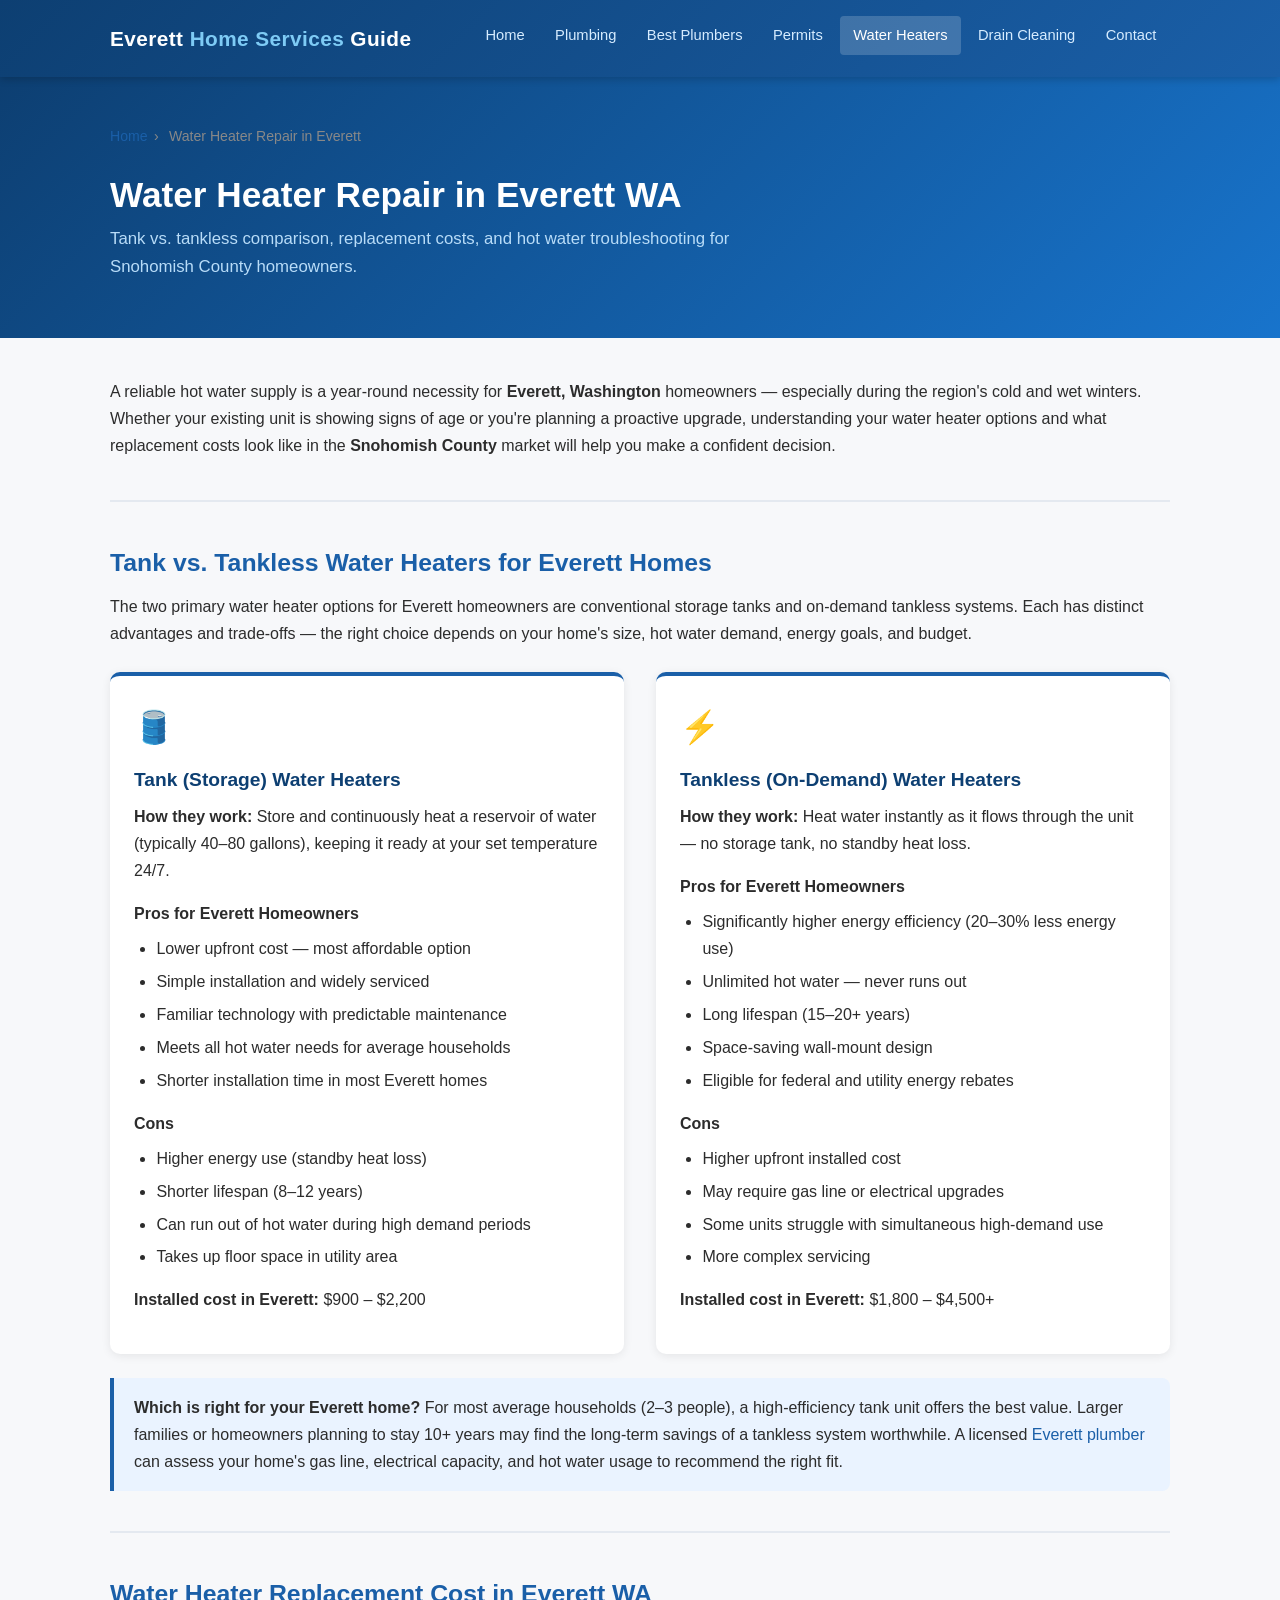
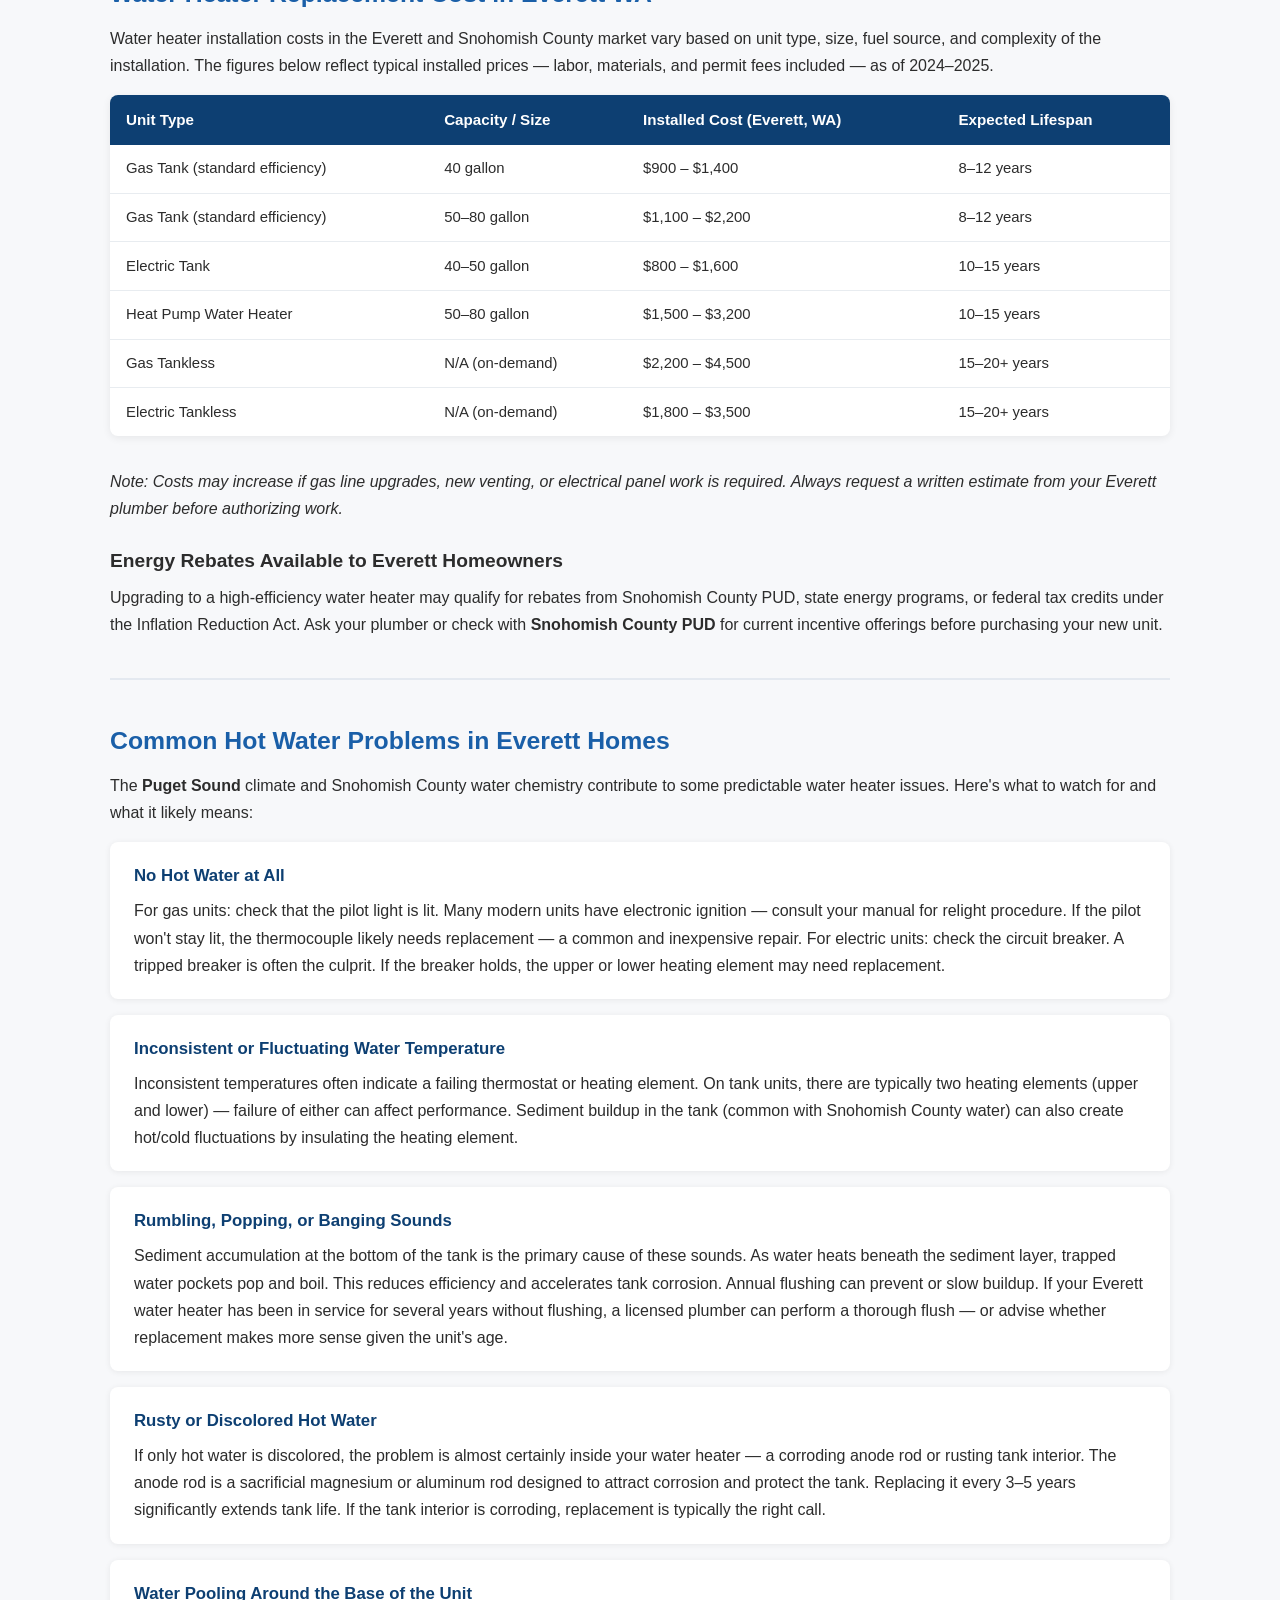
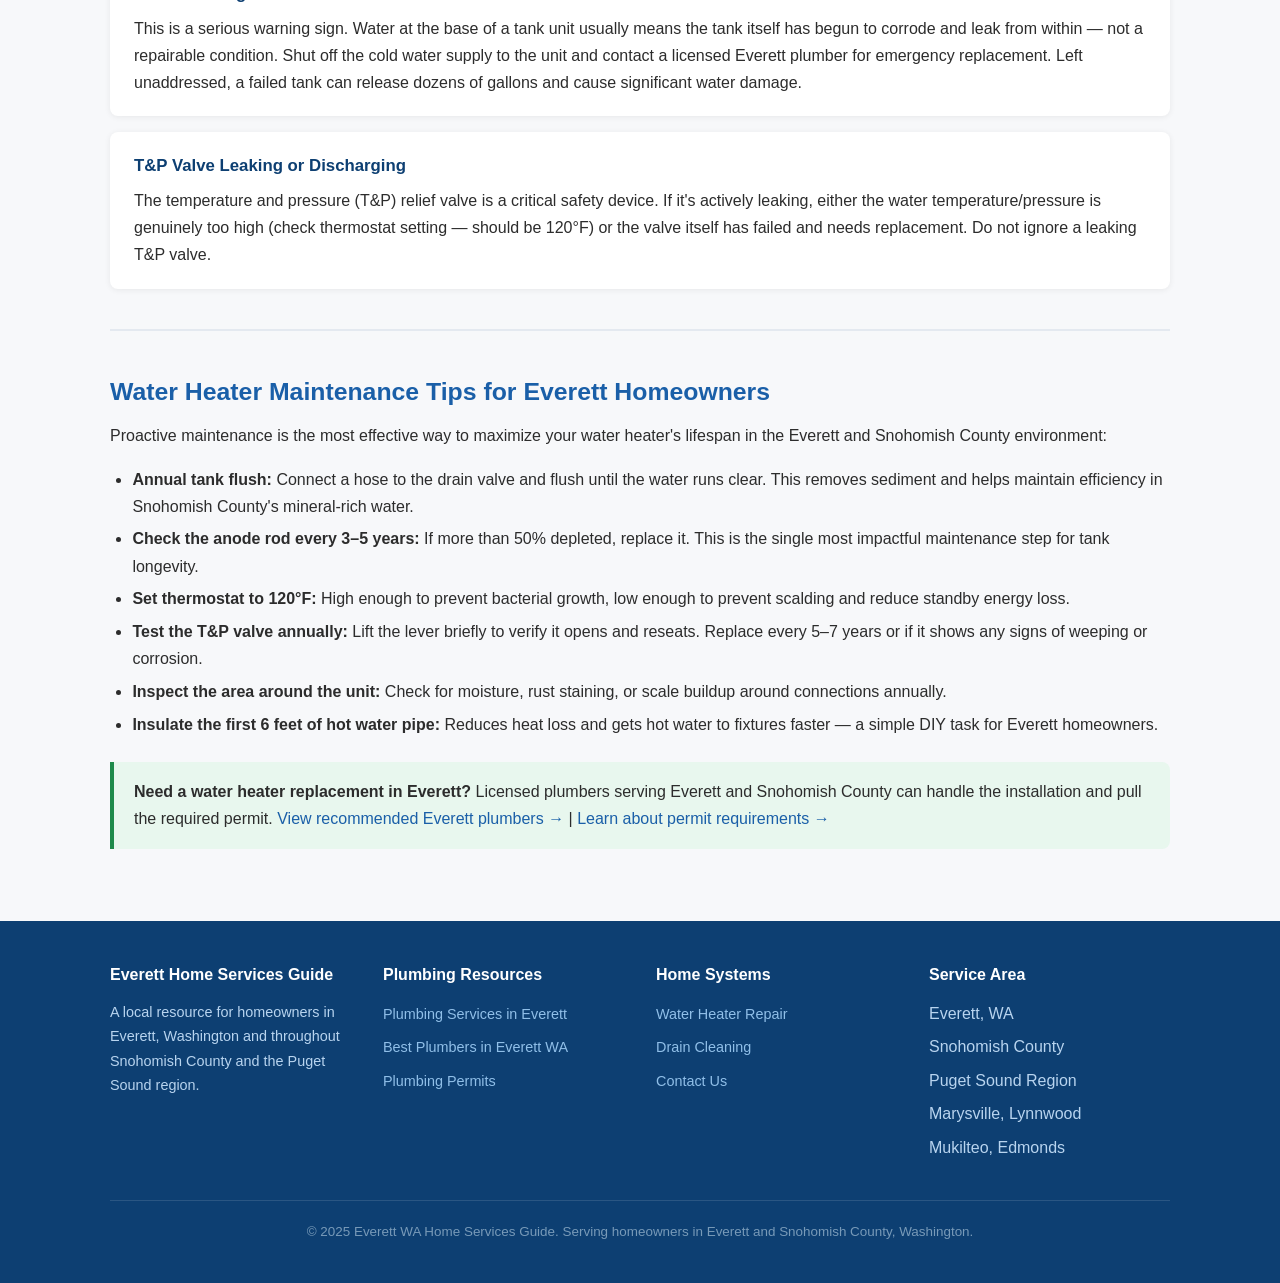
<file: everett-water-heater-repair.html>
<!DOCTYPE html>
<html lang="en">
<head>
  <meta charset="UTF-8">
  <meta name="viewport" content="width=device-width, initial-scale=1.0">
  <title>Water Heater Repair in Everett WA | Tank vs Tankless, Costs &amp; Replacement</title>
  <meta name="description" content="Complete guide to water heater repair and replacement in Everett, WA. Compare tank vs tankless systems, learn replacement costs in Snohomish County, and identify common hot water problems in Puget Sound area homes.">
  <link rel="stylesheet" href="style.css">

  <!-- Article Schema -->
  <script type="application/ld+json">
  {
    "@context": "https://schema.org",
    "@type": "Article",
    "headline": "Water Heater Repair in Everett WA",
    "description": "Guide to water heater repair, tank vs tankless comparison, replacement costs, and common hot water issues for Everett, Washington and Snohomish County homeowners.",
    "author": { "@type": "Organization", "name": "Everett WA Home Services Guide" },
    "publisher": { "@type": "Organization", "name": "Everett WA Home Services Guide" },
    "mainEntityOfPage": "https://everetthomeservices.com/everett-water-heater-repair.html"
  }
  </script>

  <!-- FAQ Schema -->
  <script type="application/ld+json">
  {
    "@context": "https://schema.org",
    "@type": "FAQPage",
    "mainEntity": [
      {
        "@type": "Question",
        "name": "How much does water heater replacement cost in Everett WA?",
        "acceptedAnswer": {
          "@type": "Answer",
          "text": "In the Everett, WA area, tank water heater replacement typically costs $900–$2,200 installed, depending on tank size and fuel type. Tankless water heater installation runs $1,800–$4,500 or more, including any required gas line or electrical upgrades."
        }
      },
      {
        "@type": "Question",
        "name": "Is a permit required for water heater replacement in Everett?",
        "acceptedAnswer": {
          "@type": "Answer",
          "text": "Yes. The City of Everett requires a plumbing permit for all water heater replacements. A licensed plumber typically pulls the permit and schedules inspection as part of the installation service."
        }
      },
      {
        "@type": "Question",
        "name": "What is the lifespan of a water heater in Everett Washington?",
        "acceptedAnswer": {
          "@type": "Answer",
          "text": "Tank water heaters in the Everett area typically last 8–12 years. The mineral content in Snohomish County municipal water can accelerate sediment buildup, shortening lifespan if the tank isn't flushed annually. Tankless units typically last 15–20+ years with proper maintenance."
        }
      }
    ]
  }
  </script>
</head>
<body class="site-wrapper">

  <!-- Header -->
  <header class="site-header">
    <div class="container header-inner">
      <a href="index.html" class="site-logo">Everett <span>Home Services</span> Guide</a>
      <nav class="main-nav" aria-label="Main navigation">
        <ul>
          <li><a href="index.html">Home</a></li>
          <li><a href="plumbing-everett.html">Plumbing</a></li>
          <li><a href="best-plumbers-everett-wa.html">Best Plumbers</a></li>
          <li><a href="everett-plumbing-permits.html">Permits</a></li>
          <li><a href="everett-water-heater-repair.html" class="active">Water Heaters</a></li>
          <li><a href="everett-drain-cleaning.html">Drain Cleaning</a></li>
          <li><a href="contact.html">Contact</a></li>
        </ul>
      </nav>
    </div>
  </header>

  <!-- Page Header -->
  <section class="page-header">
    <div class="container">
      <div class="breadcrumb"><a href="index.html">Home</a><span>›</span> Water Heater Repair in Everett</div>
      <h1>Water Heater Repair in Everett WA</h1>
      <p>Tank vs. tankless comparison, replacement costs, and hot water troubleshooting for Snohomish County homeowners.</p>
    </div>
  </section>

  <!-- Main Content -->
  <main class="main-content">
    <div class="container">

      <p>A reliable hot water supply is a year-round necessity for <strong>Everett, Washington</strong> homeowners — especially during the region's cold and wet winters. Whether your existing unit is showing signs of age or you're planning a proactive upgrade, understanding your water heater options and what replacement costs look like in the <strong>Snohomish County</strong> market will help you make a confident decision.</p>

      <hr class="section-divider">

      <!-- Section 1: Tank vs Tankless -->
      <h2>Tank vs. Tankless Water Heaters for Everett Homes</h2>
      <p>The two primary water heater options for Everett homeowners are conventional storage tanks and on-demand tankless systems. Each has distinct advantages and trade-offs — the right choice depends on your home's size, hot water demand, energy goals, and budget.</p>

      <div class="two-col" style="margin-top:1.5rem;">
        <div class="card">
          <div class="card-icon">🛢️</div>
          <h3>Tank (Storage) Water Heaters</h3>
          <p><strong>How they work:</strong> Store and continuously heat a reservoir of water (typically 40–80 gallons), keeping it ready at your set temperature 24/7.</p>
          <h4>Pros for Everett Homeowners</h4>
          <ul>
            <li>Lower upfront cost — most affordable option</li>
            <li>Simple installation and widely serviced</li>
            <li>Familiar technology with predictable maintenance</li>
            <li>Meets all hot water needs for average households</li>
            <li>Shorter installation time in most Everett homes</li>
          </ul>
          <h4>Cons</h4>
          <ul>
            <li>Higher energy use (standby heat loss)</li>
            <li>Shorter lifespan (8–12 years)</li>
            <li>Can run out of hot water during high demand periods</li>
            <li>Takes up floor space in utility area</li>
          </ul>
          <p><strong>Installed cost in Everett:</strong> $900 – $2,200</p>
        </div>
        <div class="card">
          <div class="card-icon">⚡</div>
          <h3>Tankless (On-Demand) Water Heaters</h3>
          <p><strong>How they work:</strong> Heat water instantly as it flows through the unit — no storage tank, no standby heat loss.</p>
          <h4>Pros for Everett Homeowners</h4>
          <ul>
            <li>Significantly higher energy efficiency (20–30% less energy use)</li>
            <li>Unlimited hot water — never runs out</li>
            <li>Long lifespan (15–20+ years)</li>
            <li>Space-saving wall-mount design</li>
            <li>Eligible for federal and utility energy rebates</li>
          </ul>
          <h4>Cons</h4>
          <ul>
            <li>Higher upfront installed cost</li>
            <li>May require gas line or electrical upgrades</li>
            <li>Some units struggle with simultaneous high-demand use</li>
            <li>More complex servicing</li>
          </ul>
          <p><strong>Installed cost in Everett:</strong> $1,800 – $4,500+</p>
        </div>
      </div>

      <div class="callout">
        <strong>Which is right for your Everett home?</strong> For most average households (2–3 people), a high-efficiency tank unit offers the best value. Larger families or homeowners planning to stay 10+ years may find the long-term savings of a tankless system worthwhile. A licensed <a href="best-plumbers-everett-wa.html">Everett plumber</a> can assess your home's gas line, electrical capacity, and hot water usage to recommend the right fit.
      </div>

      <hr class="section-divider">

      <!-- Section 2: Replacement Costs -->
      <h2>Water Heater Replacement Cost in Everett WA</h2>
      <p>Water heater installation costs in the Everett and Snohomish County market vary based on unit type, size, fuel source, and complexity of the installation. The figures below reflect typical installed prices — labor, materials, and permit fees included — as of 2024–2025.</p>

      <table class="styled-table">
        <thead>
          <tr>
            <th>Unit Type</th>
            <th>Capacity / Size</th>
            <th>Installed Cost (Everett, WA)</th>
            <th>Expected Lifespan</th>
          </tr>
        </thead>
        <tbody>
          <tr>
            <td>Gas Tank (standard efficiency)</td>
            <td>40 gallon</td>
            <td>$900 – $1,400</td>
            <td>8–12 years</td>
          </tr>
          <tr>
            <td>Gas Tank (standard efficiency)</td>
            <td>50–80 gallon</td>
            <td>$1,100 – $2,200</td>
            <td>8–12 years</td>
          </tr>
          <tr>
            <td>Electric Tank</td>
            <td>40–50 gallon</td>
            <td>$800 – $1,600</td>
            <td>10–15 years</td>
          </tr>
          <tr>
            <td>Heat Pump Water Heater</td>
            <td>50–80 gallon</td>
            <td>$1,500 – $3,200</td>
            <td>10–15 years</td>
          </tr>
          <tr>
            <td>Gas Tankless</td>
            <td>N/A (on-demand)</td>
            <td>$2,200 – $4,500</td>
            <td>15–20+ years</td>
          </tr>
          <tr>
            <td>Electric Tankless</td>
            <td>N/A (on-demand)</td>
            <td>$1,800 – $3,500</td>
            <td>15–20+ years</td>
          </tr>
        </tbody>
      </table>

      <p><em>Note: Costs may increase if gas line upgrades, new venting, or electrical panel work is required. Always request a written estimate from your Everett plumber before authorizing work.</em></p>

      <h3>Energy Rebates Available to Everett Homeowners</h3>
      <p>Upgrading to a high-efficiency water heater may qualify for rebates from Snohomish County PUD, state energy programs, or federal tax credits under the Inflation Reduction Act. Ask your plumber or check with <strong>Snohomish County PUD</strong> for current incentive offerings before purchasing your new unit.</p>

      <hr class="section-divider">

      <!-- Section 3: Common Issues -->
      <h2>Common Hot Water Problems in Everett Homes</h2>
      <p>The <strong>Puget Sound</strong> climate and Snohomish County water chemistry contribute to some predictable water heater issues. Here's what to watch for and what it likely means:</p>

      <div class="faq-list">
        <div class="faq-item">
          <h3>No Hot Water at All</h3>
          <p>For gas units: check that the pilot light is lit. Many modern units have electronic ignition — consult your manual for relight procedure. If the pilot won't stay lit, the thermocouple likely needs replacement — a common and inexpensive repair. For electric units: check the circuit breaker. A tripped breaker is often the culprit. If the breaker holds, the upper or lower heating element may need replacement.</p>
        </div>
        <div class="faq-item">
          <h3>Inconsistent or Fluctuating Water Temperature</h3>
          <p>Inconsistent temperatures often indicate a failing thermostat or heating element. On tank units, there are typically two heating elements (upper and lower) — failure of either can affect performance. Sediment buildup in the tank (common with Snohomish County water) can also create hot/cold fluctuations by insulating the heating element.</p>
        </div>
        <div class="faq-item">
          <h3>Rumbling, Popping, or Banging Sounds</h3>
          <p>Sediment accumulation at the bottom of the tank is the primary cause of these sounds. As water heats beneath the sediment layer, trapped water pockets pop and boil. This reduces efficiency and accelerates tank corrosion. Annual flushing can prevent or slow buildup. If your Everett water heater has been in service for several years without flushing, a licensed plumber can perform a thorough flush — or advise whether replacement makes more sense given the unit's age.</p>
        </div>
        <div class="faq-item">
          <h3>Rusty or Discolored Hot Water</h3>
          <p>If only hot water is discolored, the problem is almost certainly inside your water heater — a corroding anode rod or rusting tank interior. The anode rod is a sacrificial magnesium or aluminum rod designed to attract corrosion and protect the tank. Replacing it every 3–5 years significantly extends tank life. If the tank interior is corroding, replacement is typically the right call.</p>
        </div>
        <div class="faq-item">
          <h3>Water Pooling Around the Base of the Unit</h3>
          <p>This is a serious warning sign. Water at the base of a tank unit usually means the tank itself has begun to corrode and leak from within — not a repairable condition. Shut off the cold water supply to the unit and contact a licensed Everett plumber for emergency replacement. Left unaddressed, a failed tank can release dozens of gallons and cause significant water damage.</p>
        </div>
        <div class="faq-item">
          <h3>T&amp;P Valve Leaking or Discharging</h3>
          <p>The temperature and pressure (T&amp;P) relief valve is a critical safety device. If it's actively leaking, either the water temperature/pressure is genuinely too high (check thermostat setting — should be 120°F) or the valve itself has failed and needs replacement. Do not ignore a leaking T&amp;P valve.</p>
        </div>
      </div>

      <hr class="section-divider">

      <!-- Section 4: Maintenance -->
      <h2>Water Heater Maintenance Tips for Everett Homeowners</h2>
      <p>Proactive maintenance is the most effective way to maximize your water heater's lifespan in the Everett and Snohomish County environment:</p>

      <ul>
        <li><strong>Annual tank flush:</strong> Connect a hose to the drain valve and flush until the water runs clear. This removes sediment and helps maintain efficiency in Snohomish County's mineral-rich water.</li>
        <li><strong>Check the anode rod every 3–5 years:</strong> If more than 50% depleted, replace it. This is the single most impactful maintenance step for tank longevity.</li>
        <li><strong>Set thermostat to 120°F:</strong> High enough to prevent bacterial growth, low enough to prevent scalding and reduce standby energy loss.</li>
        <li><strong>Test the T&amp;P valve annually:</strong> Lift the lever briefly to verify it opens and reseats. Replace every 5–7 years or if it shows any signs of weeping or corrosion.</li>
        <li><strong>Inspect the area around the unit:</strong> Check for moisture, rust staining, or scale buildup around connections annually.</li>
        <li><strong>Insulate the first 6 feet of hot water pipe:</strong> Reduces heat loss and gets hot water to fixtures faster — a simple DIY task for Everett homeowners.</li>
      </ul>

      <div class="callout success">
        <strong>Need a water heater replacement in Everett?</strong> Licensed plumbers serving Everett and Snohomish County can handle the installation and pull the required permit. <a href="best-plumbers-everett-wa.html">View recommended Everett plumbers →</a> | <a href="everett-plumbing-permits.html">Learn about permit requirements →</a>
      </div>

    </div>
  </main>

  <!-- Footer -->
  <footer class="site-footer">
    <div class="container">
      <div class="footer-inner">
        <div class="footer-col">
          <h4>Everett Home Services Guide</h4>
          <p>A local resource for homeowners in Everett, Washington and throughout Snohomish County and the Puget Sound region.</p>
        </div>
        <div class="footer-col">
          <h4>Plumbing Resources</h4>
          <ul>
            <li><a href="plumbing-everett.html">Plumbing Services in Everett</a></li>
            <li><a href="best-plumbers-everett-wa.html">Best Plumbers in Everett WA</a></li>
            <li><a href="everett-plumbing-permits.html">Plumbing Permits</a></li>
          </ul>
        </div>
        <div class="footer-col">
          <h4>Home Systems</h4>
          <ul>
            <li><a href="everett-water-heater-repair.html">Water Heater Repair</a></li>
            <li><a href="everett-drain-cleaning.html">Drain Cleaning</a></li>
            <li><a href="contact.html">Contact Us</a></li>
          </ul>
        </div>
        <div class="footer-col">
          <h4>Service Area</h4>
          <ul>
            <li>Everett, WA</li>
            <li>Snohomish County</li>
            <li>Puget Sound Region</li>
            <li>Marysville, Lynnwood</li>
            <li>Mukilteo, Edmonds</li>
          </ul>
        </div>
      </div>
      <div class="footer-bottom">
        <p>&copy; 2025 Everett WA Home Services Guide. Serving homeowners in Everett and Snohomish County, Washington.</p>
      </div>
    </div>
  </footer>

</body>
</html>
</file>
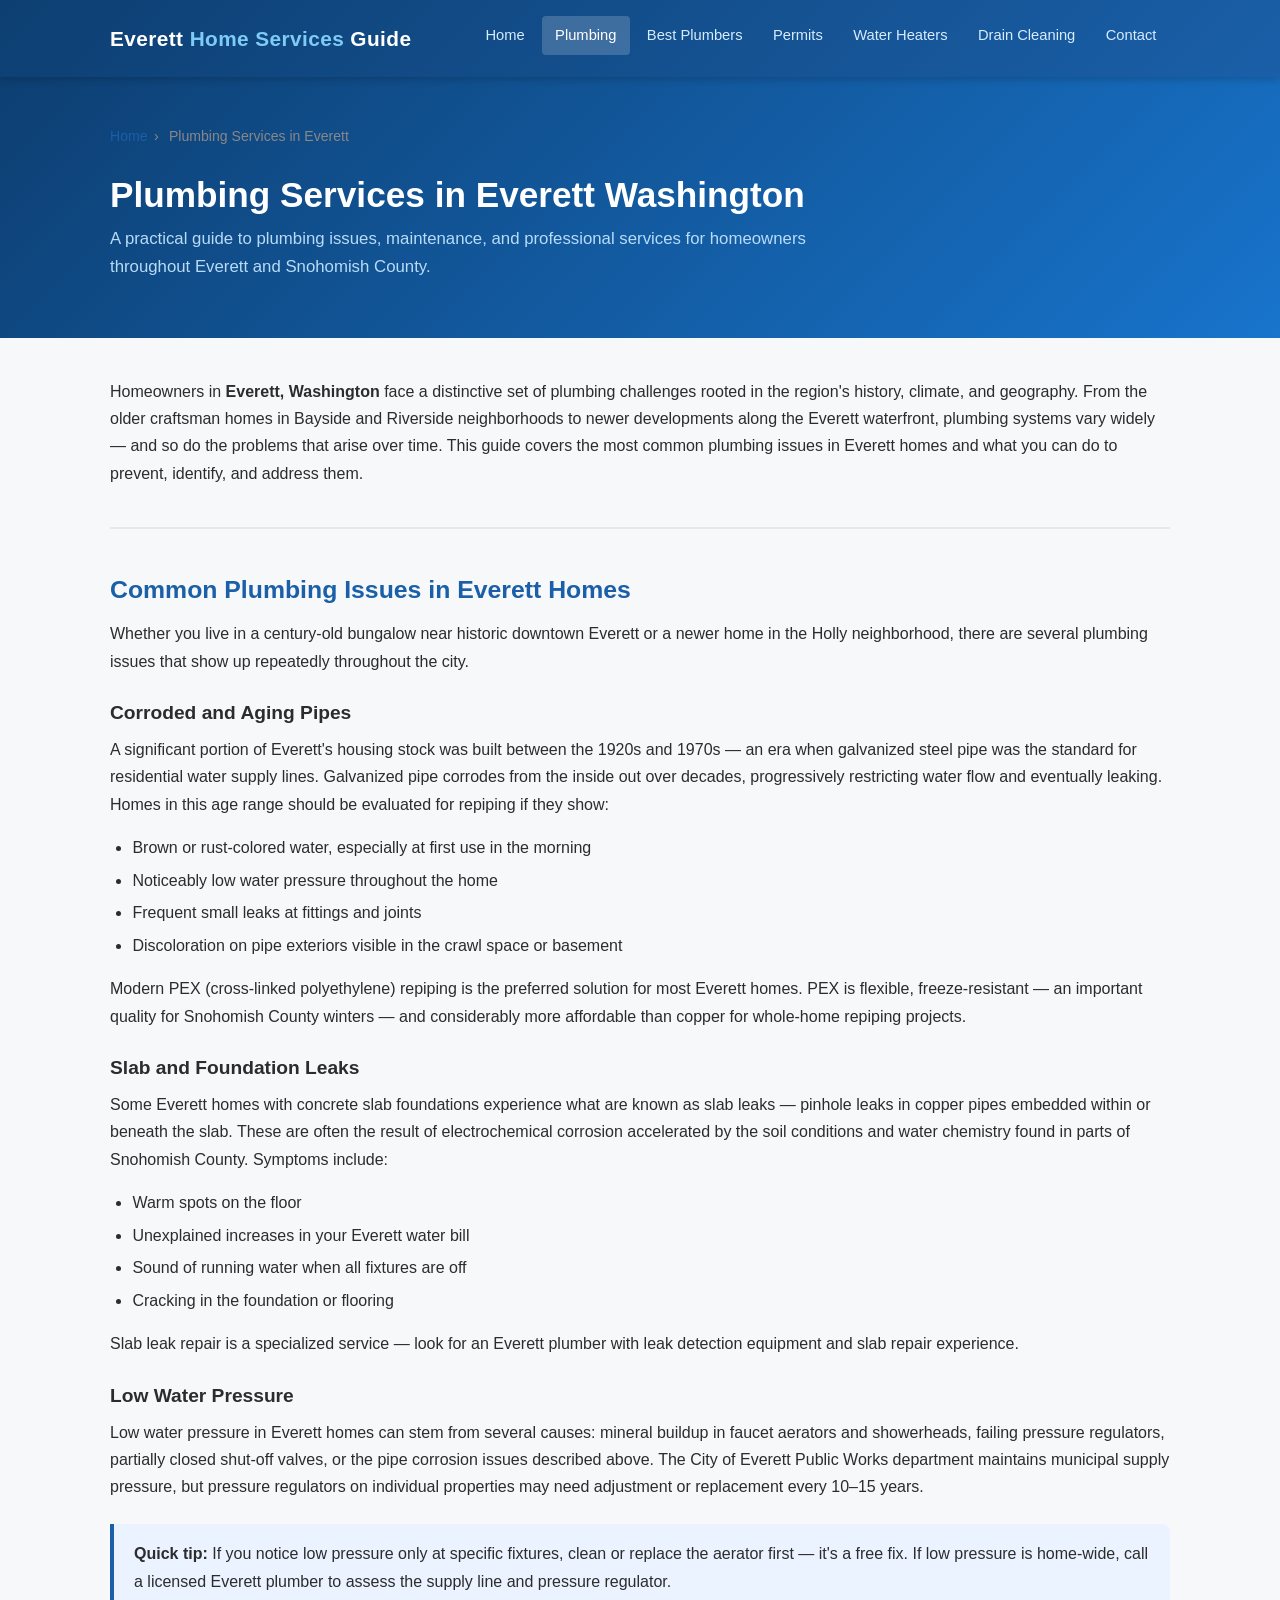
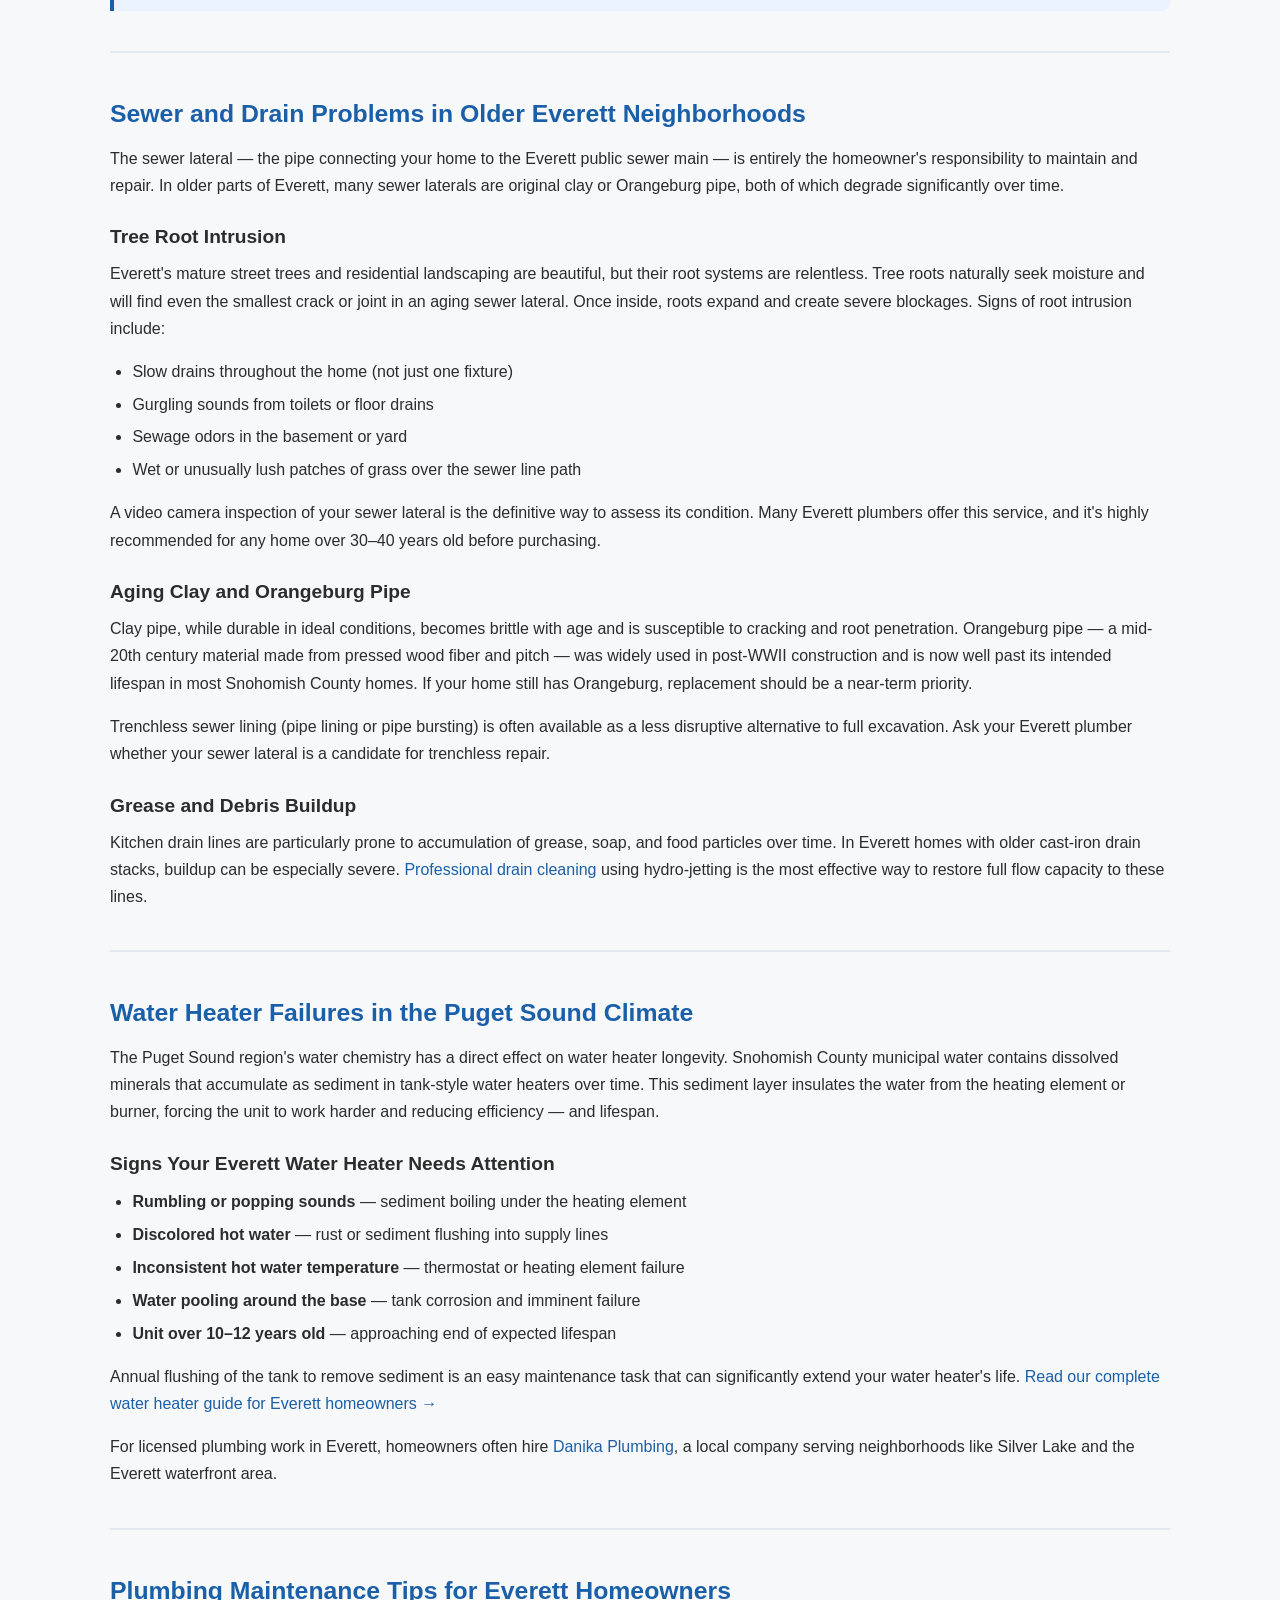
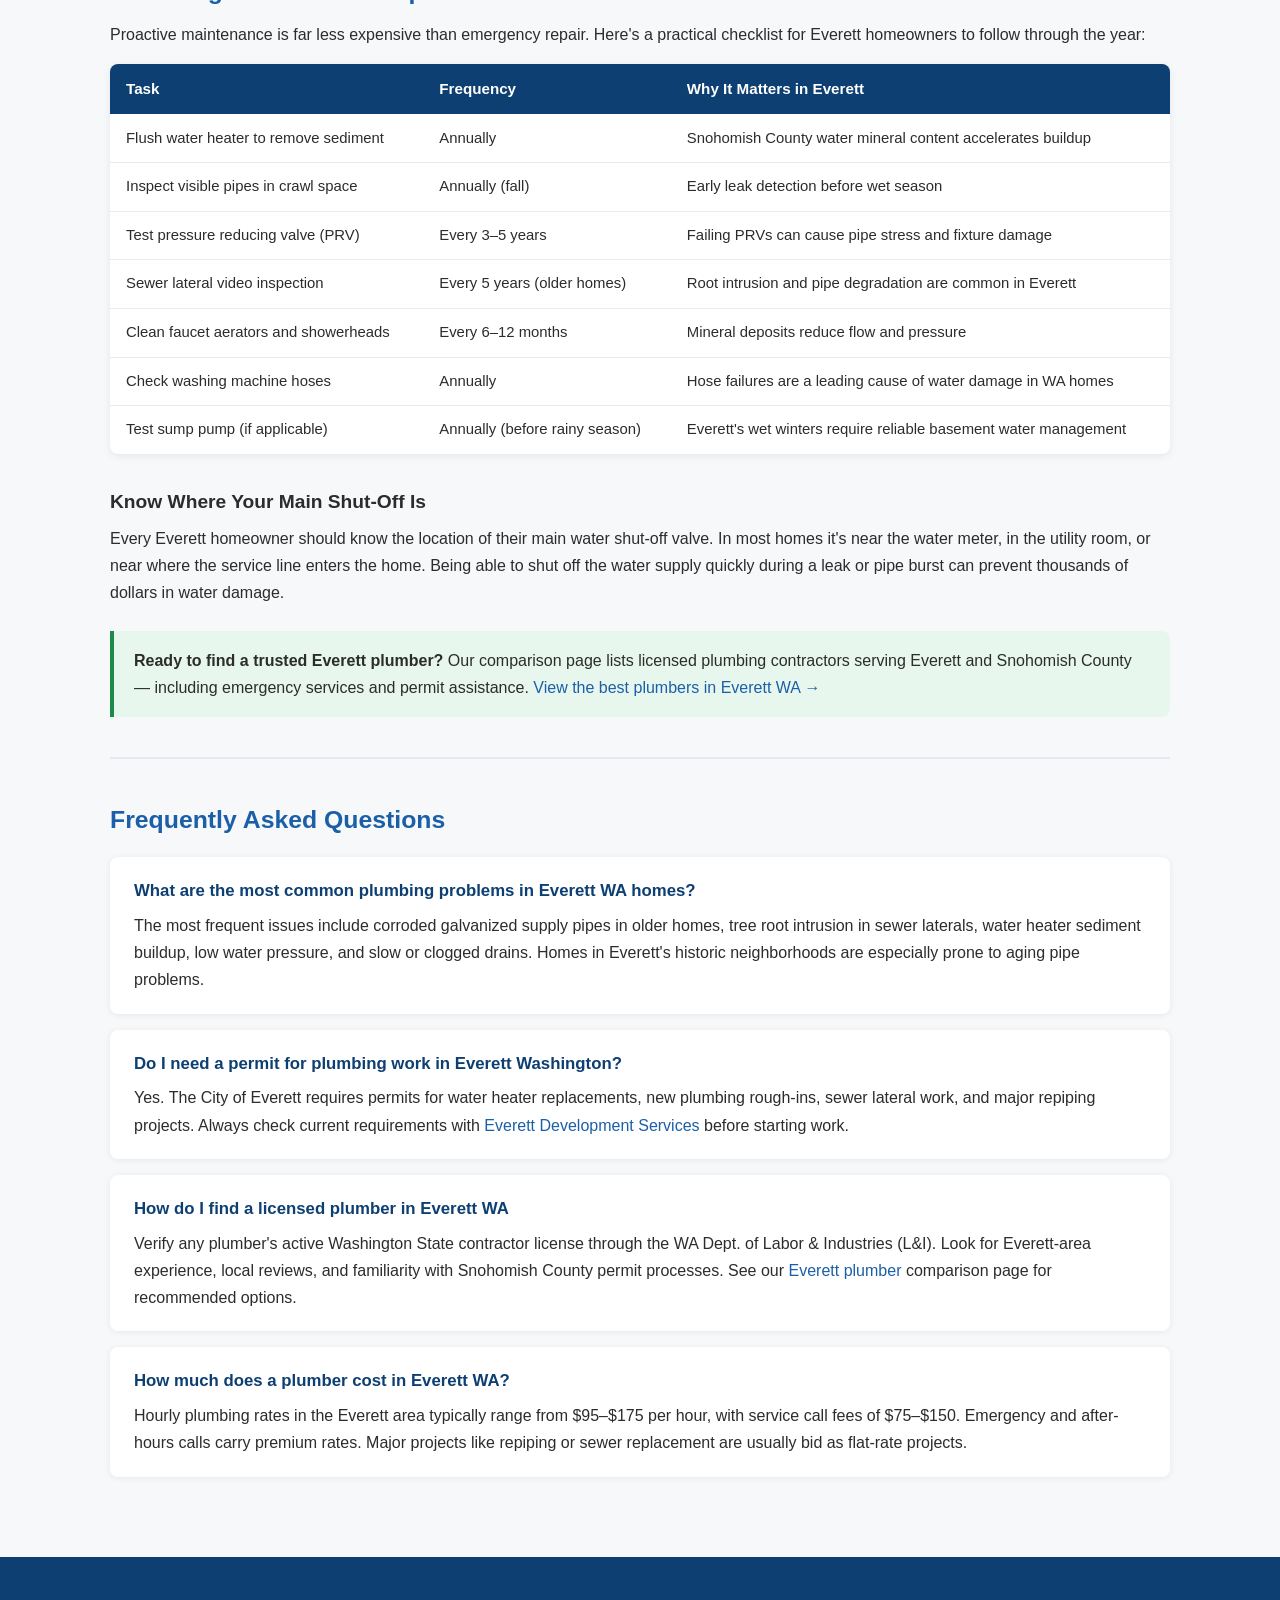
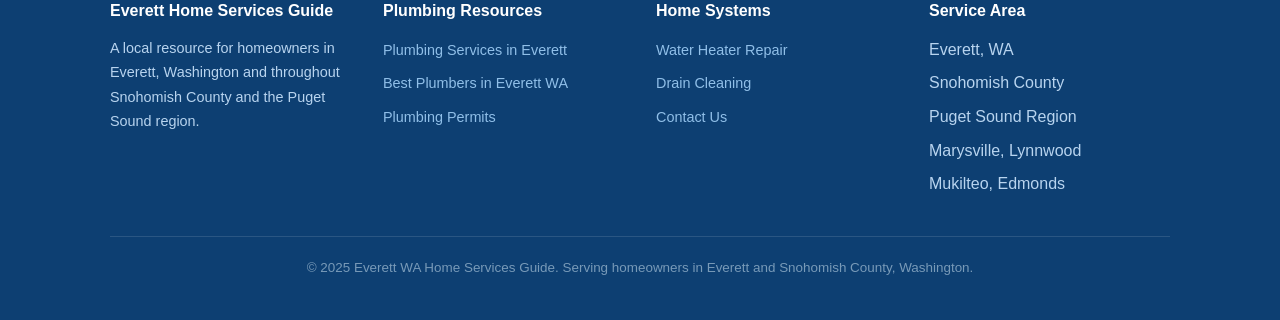
<file: plumbing-everett.html>
<!DOCTYPE html>
<html lang="en">
<head>
  <meta charset="UTF-8">
  <meta name="viewport" content="width=device-width, initial-scale=1.0">
  <title>Plumbing Services in Everett Washington | Local Plumbing Guide</title>
  <meta name="description" content="Comprehensive guide to plumbing services in Everett, Washington. Learn about common plumbing issues in Everett homes, sewer problems, water heater failures, and plumbing maintenance tips for Snohomish County homeowners.">
  <link rel="stylesheet" href="style.css">

  <!-- Article Schema -->
  <script type="application/ld+json">
  {
    "@context": "https://schema.org",
    "@type": "Article",
    "headline": "Plumbing Services in Everett Washington",
    "description": "A guide to plumbing services, common issues, and maintenance tips for homeowners in Everett, WA and Snohomish County.",
    "author": { "@type": "Organization", "name": "Everett WA Home Services Guide" },
    "publisher": { "@type": "Organization", "name": "Everett WA Home Services Guide" },
    "mainEntityOfPage": "https://everetthomeservices.com/plumbing-everett.html",
    "about": {
      "@type": "Thing",
      "name": "Plumbing Services Everett WA"
    }
  }
  </script>

  <!-- FAQ Schema -->
  <script type="application/ld+json">
  {
    "@context": "https://schema.org",
    "@type": "FAQPage",
    "mainEntity": [
      {
        "@type": "Question",
        "name": "What are the most common plumbing problems in Everett WA homes?",
        "acceptedAnswer": {
          "@type": "Answer",
          "text": "Common issues include corroded galvanized pipes in older homes, tree root intrusion into sewer lines, water heater sediment buildup from Snohomish County water, and slow drains from mineral deposits."
        }
      },
      {
        "@type": "Question",
        "name": "Do I need a permit for plumbing work in Everett Washington?",
        "acceptedAnswer": {
          "@type": "Answer",
          "text": "Yes. The City of Everett requires permits for water heater replacements, new plumbing rough-ins, sewer lateral work, and major repiping projects. Check with Everett Development Services for current requirements."
        }
      },
      {
        "@type": "Question",
        "name": "How do I find a licensed plumber in Everett WA?",
        "acceptedAnswer": {
          "@type": "Answer",
          "text": "Verify that any plumber you hire holds an active Washington State plumbing contractor license through the WA Dept. of Labor & Industries. Look for experience with Everett-area permits and local Snohomish County codes."
        }
      }
    ]
  }
  </script>
</head>
<body class="site-wrapper">

  <!-- Header -->
  <header class="site-header">
    <div class="container header-inner">
      <a href="index.html" class="site-logo">Everett <span>Home Services</span> Guide</a>
      <nav class="main-nav" aria-label="Main navigation">
        <ul>
          <li><a href="index.html">Home</a></li>
          <li><a href="plumbing-everett.html" class="active">Plumbing</a></li>
          <li><a href="best-plumbers-everett-wa.html">Best Plumbers</a></li>
          <li><a href="everett-plumbing-permits.html">Permits</a></li>
          <li><a href="everett-water-heater-repair.html">Water Heaters</a></li>
          <li><a href="everett-drain-cleaning.html">Drain Cleaning</a></li>
          <li><a href="contact.html">Contact</a></li>
        </ul>
      </nav>
    </div>
  </header>

  <!-- Page Header -->
  <section class="page-header">
    <div class="container">
      <div class="breadcrumb"><a href="index.html">Home</a><span>›</span> Plumbing Services in Everett</div>
      <h1>Plumbing Services in Everett Washington</h1>
      <p>A practical guide to plumbing issues, maintenance, and professional services for homeowners throughout Everett and Snohomish County.</p>
    </div>
  </section>

  <!-- Main Content -->
  <main class="main-content">
    <div class="container">

      <p>Homeowners in <strong>Everett, Washington</strong> face a distinctive set of plumbing challenges rooted in the region's history, climate, and geography. From the older craftsman homes in Bayside and Riverside neighborhoods to newer developments along the Everett waterfront, plumbing systems vary widely — and so do the problems that arise over time. This guide covers the most common plumbing issues in Everett homes and what you can do to prevent, identify, and address them.</p>

      <hr class="section-divider">

      <!-- Section 1 -->
      <h2>Common Plumbing Issues in Everett Homes</h2>
      <p>Whether you live in a century-old bungalow near historic downtown Everett or a newer home in the Holly neighborhood, there are several plumbing issues that show up repeatedly throughout the city.</p>

      <h3>Corroded and Aging Pipes</h3>
      <p>A significant portion of Everett's housing stock was built between the 1920s and 1970s — an era when galvanized steel pipe was the standard for residential water supply lines. Galvanized pipe corrodes from the inside out over decades, progressively restricting water flow and eventually leaking. Homes in this age range should be evaluated for repiping if they show:</p>
      <ul>
        <li>Brown or rust-colored water, especially at first use in the morning</li>
        <li>Noticeably low water pressure throughout the home</li>
        <li>Frequent small leaks at fittings and joints</li>
        <li>Discoloration on pipe exteriors visible in the crawl space or basement</li>
      </ul>
      <p>Modern PEX (cross-linked polyethylene) repiping is the preferred solution for most Everett homes. PEX is flexible, freeze-resistant — an important quality for Snohomish County winters — and considerably more affordable than copper for whole-home repiping projects.</p>

      <h3>Slab and Foundation Leaks</h3>
      <p>Some Everett homes with concrete slab foundations experience what are known as slab leaks — pinhole leaks in copper pipes embedded within or beneath the slab. These are often the result of electrochemical corrosion accelerated by the soil conditions and water chemistry found in parts of Snohomish County. Symptoms include:</p>
      <ul>
        <li>Warm spots on the floor</li>
        <li>Unexplained increases in your Everett water bill</li>
        <li>Sound of running water when all fixtures are off</li>
        <li>Cracking in the foundation or flooring</li>
      </ul>
      <p>Slab leak repair is a specialized service — look for an Everett plumber with leak detection equipment and slab repair experience.</p>

      <h3>Low Water Pressure</h3>
      <p>Low water pressure in Everett homes can stem from several causes: mineral buildup in faucet aerators and showerheads, failing pressure regulators, partially closed shut-off valves, or the pipe corrosion issues described above. The City of Everett Public Works department maintains municipal supply pressure, but pressure regulators on individual properties may need adjustment or replacement every 10–15 years.</p>

      <div class="callout">
        <strong>Quick tip:</strong> If you notice low pressure only at specific fixtures, clean or replace the aerator first — it's a free fix. If low pressure is home-wide, call a licensed Everett plumber to assess the supply line and pressure regulator.
      </div>

      <hr class="section-divider">

      <!-- Section 2 -->
      <h2>Sewer and Drain Problems in Older Everett Neighborhoods</h2>
      <p>The sewer lateral — the pipe connecting your home to the Everett public sewer main — is entirely the homeowner's responsibility to maintain and repair. In older parts of Everett, many sewer laterals are original clay or Orangeburg pipe, both of which degrade significantly over time.</p>

      <h3>Tree Root Intrusion</h3>
      <p>Everett's mature street trees and residential landscaping are beautiful, but their root systems are relentless. Tree roots naturally seek moisture and will find even the smallest crack or joint in an aging sewer lateral. Once inside, roots expand and create severe blockages. Signs of root intrusion include:</p>
      <ul>
        <li>Slow drains throughout the home (not just one fixture)</li>
        <li>Gurgling sounds from toilets or floor drains</li>
        <li>Sewage odors in the basement or yard</li>
        <li>Wet or unusually lush patches of grass over the sewer line path</li>
      </ul>
      <p>A video camera inspection of your sewer lateral is the definitive way to assess its condition. Many Everett plumbers offer this service, and it's highly recommended for any home over 30–40 years old before purchasing.</p>

      <h3>Aging Clay and Orangeburg Pipe</h3>
      <p>Clay pipe, while durable in ideal conditions, becomes brittle with age and is susceptible to cracking and root penetration. Orangeburg pipe — a mid-20th century material made from pressed wood fiber and pitch — was widely used in post-WWII construction and is now well past its intended lifespan in most Snohomish County homes. If your home still has Orangeburg, replacement should be a near-term priority.</p>
      <p>Trenchless sewer lining (pipe lining or pipe bursting) is often available as a less disruptive alternative to full excavation. Ask your Everett plumber whether your sewer lateral is a candidate for trenchless repair.</p>

      <h3>Grease and Debris Buildup</h3>
      <p>Kitchen drain lines are particularly prone to accumulation of grease, soap, and food particles over time. In Everett homes with older cast-iron drain stacks, buildup can be especially severe. <a href="everett-drain-cleaning.html">Professional drain cleaning</a> using hydro-jetting is the most effective way to restore full flow capacity to these lines.</p>

      <hr class="section-divider">

      <!-- Section 3 -->
      <h2>Water Heater Failures in the Puget Sound Climate</h2>
      <p>The Puget Sound region's water chemistry has a direct effect on water heater longevity. Snohomish County municipal water contains dissolved minerals that accumulate as sediment in tank-style water heaters over time. This sediment layer insulates the water from the heating element or burner, forcing the unit to work harder and reducing efficiency — and lifespan.</p>

      <h3>Signs Your Everett Water Heater Needs Attention</h3>
      <ul>
        <li><strong>Rumbling or popping sounds</strong> — sediment boiling under the heating element</li>
        <li><strong>Discolored hot water</strong> — rust or sediment flushing into supply lines</li>
        <li><strong>Inconsistent hot water temperature</strong> — thermostat or heating element failure</li>
        <li><strong>Water pooling around the base</strong> — tank corrosion and imminent failure</li>
        <li><strong>Unit over 10–12 years old</strong> — approaching end of expected lifespan</li>
      </ul>

      <p>Annual flushing of the tank to remove sediment is an easy maintenance task that can significantly extend your water heater's life. <a href="everett-water-heater-repair.html">Read our complete water heater guide for Everett homeowners →</a></p>
<p>For licensed plumbing work in Everett, homeowners often hire 
<a href="https://danikaplumbing.com/">Danika Plumbing</a>, 
a local company serving neighborhoods like Silver Lake and the Everett waterfront area.</p>
      <hr class="section-divider">

      <!-- Section 4 -->
      <h2>Plumbing Maintenance Tips for Everett Homeowners</h2>
      <p>Proactive maintenance is far less expensive than emergency repair. Here's a practical checklist for Everett homeowners to follow through the year:</p>

      <table class="styled-table">
        <thead>
          <tr>
            <th>Task</th>
            <th>Frequency</th>
            <th>Why It Matters in Everett</th>
          </tr>
        </thead>
        <tbody>
          <tr>
            <td>Flush water heater to remove sediment</td>
            <td>Annually</td>
            <td>Snohomish County water mineral content accelerates buildup</td>
          </tr>
          <tr>
            <td>Inspect visible pipes in crawl space</td>
            <td>Annually (fall)</td>
            <td>Early leak detection before wet season</td>
          </tr>
          <tr>
            <td>Test pressure reducing valve (PRV)</td>
            <td>Every 3–5 years</td>
            <td>Failing PRVs can cause pipe stress and fixture damage</td>
          </tr>
          <tr>
            <td>Sewer lateral video inspection</td>
            <td>Every 5 years (older homes)</td>
            <td>Root intrusion and pipe degradation are common in Everett</td>
          </tr>
          <tr>
            <td>Clean faucet aerators and showerheads</td>
            <td>Every 6–12 months</td>
            <td>Mineral deposits reduce flow and pressure</td>
          </tr>
          <tr>
            <td>Check washing machine hoses</td>
            <td>Annually</td>
            <td>Hose failures are a leading cause of water damage in WA homes</td>
          </tr>
          <tr>
            <td>Test sump pump (if applicable)</td>
            <td>Annually (before rainy season)</td>
            <td>Everett's wet winters require reliable basement water management</td>
          </tr>
        </tbody>
      </table>

      <h3>Know Where Your Main Shut-Off Is</h3>
      <p>Every Everett homeowner should know the location of their main water shut-off valve. In most homes it's near the water meter, in the utility room, or near where the service line enters the home. Being able to shut off the water supply quickly during a leak or pipe burst can prevent thousands of dollars in water damage.</p>

      <div class="callout success">
        <strong>Ready to find a trusted Everett plumber?</strong> Our comparison page lists licensed plumbing contractors serving Everett and Snohomish County — including emergency services and permit assistance. <a href="best-plumbers-everett-wa.html">View the best plumbers in Everett WA →</a>
      </div>

      <hr class="section-divider">

      <!-- FAQ -->
      <h2>Frequently Asked Questions</h2>
      <div class="faq-list">
        <div class="faq-item">
          <h3>What are the most common plumbing problems in Everett WA homes?</h3>
          <p>The most frequent issues include corroded galvanized supply pipes in older homes, tree root intrusion in sewer laterals, water heater sediment buildup, low water pressure, and slow or clogged drains. Homes in Everett's historic neighborhoods are especially prone to aging pipe problems.</p>
        </div>
        <div class="faq-item">
          <h3>Do I need a permit for plumbing work in Everett Washington?</h3>
          <p>Yes. The City of Everett requires permits for water heater replacements, new plumbing rough-ins, sewer lateral work, and major repiping projects. Always check current requirements with <a href="everett-plumbing-permits.html">Everett Development Services</a> before starting work.</p>
        </div>
        <div class="faq-item">
          <h3>How do I find a licensed plumber in Everett WA</h3>
          <p>Verify any plumber's active Washington State contractor license through the WA Dept. of Labor &amp; Industries (L&amp;I). Look for Everett-area experience, local reviews, and familiarity with Snohomish County permit processes. See our <a href="https://danikaplumbing.com/">Everett plumber</a> comparison page for recommended options.</p>
        </div>
        <div class="faq-item">
          <h3>How much does a plumber cost in Everett WA?</h3>
          <p>Hourly plumbing rates in the Everett area typically range from $95–$175 per hour, with service call fees of $75–$150. Emergency and after-hours calls carry premium rates. Major projects like repiping or sewer replacement are usually bid as flat-rate projects.</p>
        </div>
      </div>

    </div>
  </main>

  <!-- Footer -->
  <footer class="site-footer">
    <div class="container">
      <div class="footer-inner">
        <div class="footer-col">
          <h4>Everett Home Services Guide</h4>
          <p>A local resource for homeowners in Everett, Washington and throughout Snohomish County and the Puget Sound region.</p>
        </div>
        <div class="footer-col">
          <h4>Plumbing Resources</h4>
          <ul>
            <li><a href="plumbing-everett.html">Plumbing Services in Everett</a></li>
            <li><a href="best-plumbers-everett-wa.html">Best Plumbers in Everett WA</a></li>
            <li><a href="everett-plumbing-permits.html">Plumbing Permits</a></li>
          </ul>
        </div>
        <div class="footer-col">
          <h4>Home Systems</h4>
          <ul>
            <li><a href="everett-water-heater-repair.html">Water Heater Repair</a></li>
            <li><a href="everett-drain-cleaning.html">Drain Cleaning</a></li>
            <li><a href="contact.html">Contact Us</a></li>
          </ul>
        </div>
        <div class="footer-col">
          <h4>Service Area</h4>
          <ul>
            <li>Everett, WA</li>
            <li>Snohomish County</li>
            <li>Puget Sound Region</li>
            <li>Marysville, Lynnwood</li>
            <li>Mukilteo, Edmonds</li>
          </ul>
        </div>
      </div>
      <div class="footer-bottom">
        <p>&copy; 2025 Everett WA Home Services Guide. Serving homeowners in Everett and Snohomish County, Washington.</p>
      </div>
    </div>
  </footer>

</body>
</html>
</file>
<file: style.css>
/* =============================================
   Everett WA Home Services Guide – style.css
   ============================================= */

/* --- Reset & Base --- */
*, *::before, *::after { box-sizing: border-box; margin: 0; padding: 0; }

html { font-size: 16px; scroll-behavior: smooth; }

body {
  font-family: 'Segoe UI', Arial, sans-serif;
  color: #2c2c2c;
  background: #f7f8fa;
  line-height: 1.7;
}

a { color: #1a5fa8; text-decoration: none; }
a:hover { text-decoration: underline; color: #0d3f72; }

img { max-width: 100%; display: block; }

/* --- Typography --- */
h1 { font-size: 2.2rem; color: #0d3f72; margin-bottom: .5rem; line-height: 1.25; }
h2 { font-size: 1.55rem; color: #1a5fa8; margin: 2rem 0 .6rem; }
h3 { font-size: 1.2rem; color: #2c2c2c; margin: 1.4rem 0 .4rem; }
p  { margin-bottom: 1rem; }
ul, ol { margin: .5rem 0 1rem 1.4rem; }
li { margin-bottom: .35rem; }

/* --- Layout --- */
.site-wrapper {
  display: flex;
  flex-direction: column;
  min-height: 100vh;
}

.container {
  width: 100%;
  max-width: 1100px;
  margin: 0 auto;
  padding: 0 1.25rem;
}

/* --- Header --- */
.site-header {
  background: linear-gradient(135deg, #0d3f72 0%, #1a5fa8 100%);
  color: #fff;
  padding: 1rem 0;
  position: sticky;
  top: 0;
  z-index: 100;
  box-shadow: 0 2px 8px rgba(0,0,0,.2);
}

.header-inner {
  display: flex;
  align-items: center;
  justify-content: space-between;
  flex-wrap: wrap;
  gap: .5rem;
}

.site-logo {
  font-size: 1.3rem;
  font-weight: 700;
  color: #fff;
  text-decoration: none;
  letter-spacing: .02em;
}
.site-logo span { color: #7ecbf5; }

/* --- Navigation --- */
.main-nav ul {
  list-style: none;
  margin: 0;
  padding: 0;
  display: flex;
  flex-wrap: wrap;
  gap: .2rem;
}

.main-nav a {
  display: block;
  color: #d6ecff;
  padding: .45rem .85rem;
  border-radius: 4px;
  font-size: .92rem;
  font-weight: 500;
  transition: background .2s, color .2s;
  text-decoration: none;
}

.main-nav a:hover,
.main-nav a.active {
  background: rgba(255,255,255,.18);
  color: #fff;
}

/* --- Hero Banner --- */
.hero {
  background: linear-gradient(160deg, #0d3f72 0%, #1874cc 60%, #3a9ad9 100%);
  color: #fff;
  padding: 4rem 0 3.5rem;
  text-align: center;
}

.hero h1 { color: #fff; font-size: 2.6rem; }
.hero .subtitle {
  font-size: 1.15rem;
  color: #b8dcf8;
  max-width: 680px;
  margin: .8rem auto 1.8rem;
}

.btn {
  display: inline-block;
  padding: .75rem 1.8rem;
  border-radius: 6px;
  font-weight: 600;
  font-size: 1rem;
  text-decoration: none;
  transition: transform .15s, box-shadow .15s;
}
.btn:hover { transform: translateY(-2px); box-shadow: 0 6px 18px rgba(0,0,0,.18); text-decoration: none; }
.btn-primary { background: #fff; color: #0d3f72; }
.btn-secondary { background: transparent; border: 2px solid #fff; color: #fff; margin-left: .75rem; }

/* --- Page Header (inner pages) --- */
.page-header {
  background: linear-gradient(135deg, #0d3f72 0%, #1874cc 100%);
  color: #fff;
  padding: 3rem 0 2.5rem;
}
.page-header h1 { color: #fff; }
.page-header p { color: #b8dcf8; font-size: 1.05rem; max-width: 700px; }

/* --- Main Content --- */
.main-content {
  flex: 1;
  padding: 2.5rem 0 3rem;
}

/* --- Cards / Service Grid --- */
.service-grid {
  display: grid;
  grid-template-columns: repeat(auto-fill, minmax(280px, 1fr));
  gap: 1.5rem;
  margin: 1.5rem 0 2.5rem;
}

.card {
  background: #fff;
  border-radius: 10px;
  padding: 1.5rem;
  box-shadow: 0 2px 10px rgba(0,0,0,.08);
  border-top: 4px solid #1a5fa8;
  transition: box-shadow .2s;
}
.card:hover { box-shadow: 0 6px 20px rgba(0,0,0,.13); }
.card h3 { margin-top: 0; color: #0d3f72; }
.card .card-icon { font-size: 2rem; margin-bottom: .6rem; }

/* --- Plumber Listing Cards --- */
.plumber-list { display: flex; flex-direction: column; gap: 1.5rem; margin: 1.5rem 0; }

.plumber-card {
  background: #fff;
  border-radius: 10px;
  padding: 1.5rem 1.75rem;
  box-shadow: 0 2px 10px rgba(0,0,0,.08);
  display: flex;
  flex-wrap: wrap;
  gap: 1rem;
  align-items: flex-start;
  border-left: 5px solid #1a5fa8;
}
.plumber-card.featured { border-left-color: #e07b00; background: #fffaf2; }

.plumber-info { flex: 1; min-width: 200px; }
.plumber-info h3 { margin-top: 0; }
.badge {
  display: inline-block;
  font-size: .75rem;
  font-weight: 700;
  padding: .2rem .65rem;
  border-radius: 20px;
  margin-left: .5rem;
  vertical-align: middle;
}
.badge-featured { background: #e07b00; color: #fff; }
.badge-licensed { background: #1a5fa8; color: #fff; }

.plumber-meta { font-size: .9rem; color: #555; }
.plumber-meta span { margin-right: 1rem; }

/* --- FAQ Section --- */
.faq-list { margin: 1rem 0 2rem; }
.faq-item {
  background: #fff;
  border-radius: 8px;
  padding: 1.25rem 1.5rem;
  margin-bottom: 1rem;
  box-shadow: 0 1px 6px rgba(0,0,0,.07);
}
.faq-item h3 { color: #0d3f72; margin-top: 0; font-size: 1.05rem; }
.faq-item p { margin: 0; }

/* --- Info Box / Callout --- */
.callout {
  border-left: 4px solid #1a5fa8;
  background: #eaf3ff;
  padding: 1rem 1.25rem;
  border-radius: 0 8px 8px 0;
  margin: 1.5rem 0;
}
.callout.warning { border-left-color: #e07b00; background: #fff5e6; }
.callout.success { border-left-color: #1e8a4a; background: #e8f7ee; }

/* --- Two-column layout --- */
.two-col {
  display: grid;
  grid-template-columns: 1fr 1fr;
  gap: 2rem;
  margin: 1.5rem 0;
}

/* --- Table --- */
.styled-table {
  width: 100%;
  border-collapse: collapse;
  margin: 1rem 0 2rem;
  background: #fff;
  box-shadow: 0 2px 8px rgba(0,0,0,.07);
  border-radius: 8px;
  overflow: hidden;
}
.styled-table th {
  background: #0d3f72;
  color: #fff;
  padding: .75rem 1rem;
  text-align: left;
  font-size: .95rem;
}
.styled-table td { padding: .7rem 1rem; border-bottom: 1px solid #e8ecf0; font-size: .93rem; }
.styled-table tr:last-child td { border-bottom: none; }
.styled-table tr:hover td { background: #f0f6ff; }

/* --- Breadcrumb --- */
.breadcrumb { font-size: .88rem; color: #888; margin-bottom: 1.5rem; }
.breadcrumb a { color: #1a5fa8; }
.breadcrumb span { margin: 0 .4rem; }

/* --- Section Divider --- */
.section-divider { border: none; border-top: 2px solid #e4e9f0; margin: 2.5rem 0; }

/* --- Footer --- */
.site-footer {
  background: #0d3f72;
  color: #b8d4ef;
  padding: 2.5rem 0 1.5rem;
  margin-top: auto;
}

.footer-inner {
  display: grid;
  grid-template-columns: repeat(auto-fit, minmax(200px, 1fr));
  gap: 2rem;
  margin-bottom: 2rem;
}

.footer-col h4 { color: #fff; margin-bottom: .75rem; font-size: 1rem; }
.footer-col ul { list-style: none; margin: 0; padding: 0; }
.footer-col li { margin-bottom: .4rem; }
.footer-col a { color: #90bfe8; font-size: .9rem; }
.footer-col a:hover { color: #fff; }
.footer-col p { font-size: .9rem; }

.footer-bottom {
  border-top: 1px solid rgba(255,255,255,.12);
  padding-top: 1.25rem;
  font-size: .84rem;
  text-align: center;
  color: #789ab8;
}

/* --- Responsive --- */
@media (max-width: 768px) {
  h1 { font-size: 1.7rem; }
  .hero h1 { font-size: 1.9rem; }
  h2 { font-size: 1.3rem; }

  .header-inner { flex-direction: column; align-items: flex-start; }
  .main-nav ul { gap: .1rem; }
  .main-nav a { padding: .4rem .65rem; font-size: .85rem; }

  .two-col { grid-template-columns: 1fr; }
  .btn-secondary { margin-left: 0; margin-top: .5rem; }
  .hero { padding: 2.5rem 0 2rem; }
  .page-header { padding: 2rem 0 1.75rem; }
}

@media (max-width: 480px) {
  .plumber-card { flex-direction: column; }
  .styled-table { font-size: .82rem; }
  .styled-table th, .styled-table td { padding: .55rem .7rem; }
}
</file>
